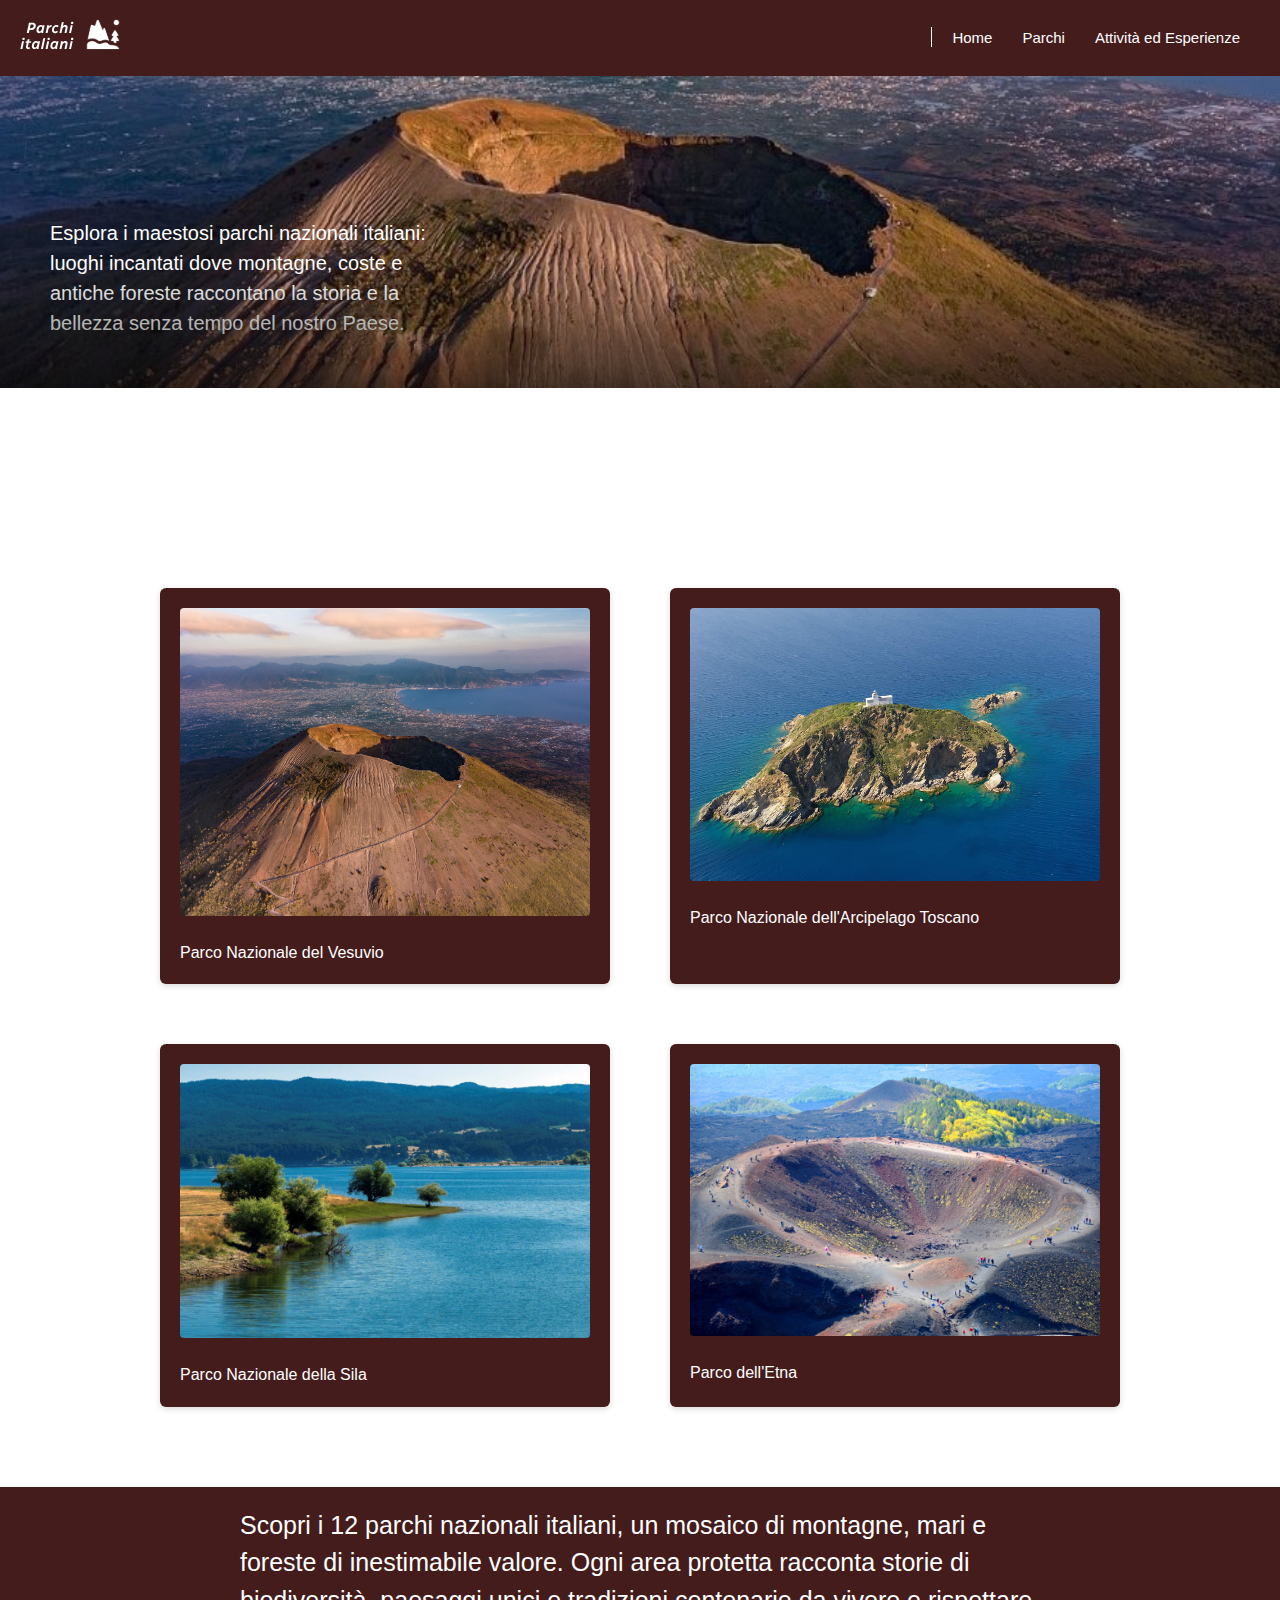
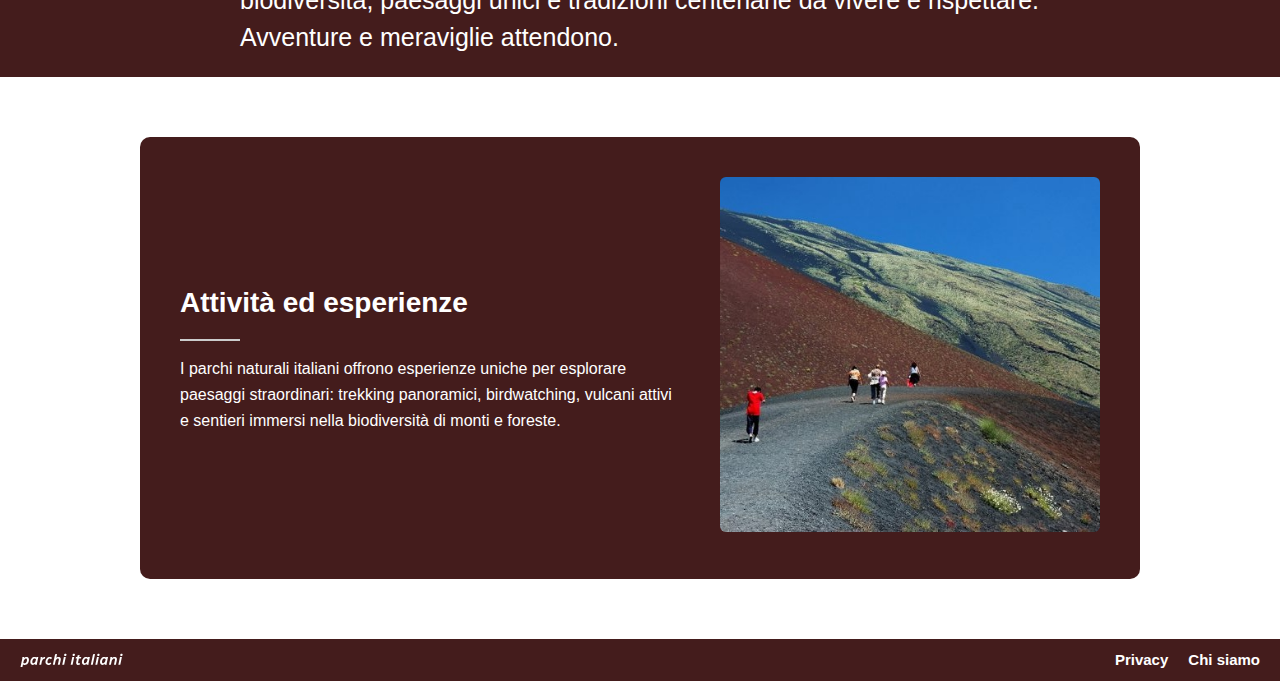
<file: index.html>
<!DOCTYPE html>
<html lang="it">
<head>
    <meta charset="UTF-8">
    <meta name="viewport" content="width=device-width, initial-scale=1.0">
    <title>Parchi italiani</title>
    <link rel="stylesheet" href="css/style.css">
</head>

<body>
    <!-- Header con navigazione -->
    <div class="header">
        <a href="index.html">
            <svg width="103" height="49" viewBox="0 0 103 49" fill="none" xmlns="http://www.w3.org/2000/svg" xmlns:xlink="http://www.w3.org/1999/xlink">
                <path d="M6.75277 23L8.95777 12.65H12.3628C13.0428 12.65 13.6428 12.78 14.1628 13.04C14.6828 13.3 15.0878 13.66 15.3778 14.12C15.6778 14.58 15.8278 15.125 15.8278 15.755C15.8278 16.565 15.6178 17.285 15.1978 17.915C14.7878 18.545 14.2128 19.045 13.4728 19.415C12.7428 19.775 11.8878 19.955 10.9078 19.955H9.49777L8.85277 23H6.75277ZM9.88777 18.155H11.0128C11.5728 18.155 12.0478 18.06 12.4378 17.87C12.8378 17.68 13.1428 17.42 13.3528 17.09C13.5628 16.76 13.6678 16.38 13.6678 15.95C13.6678 15.48 13.5128 15.115 13.2028 14.855C12.9028 14.595 12.4528 14.465 11.8528 14.465H10.6828L9.88777 18.155ZM16.5074 20.225C16.5074 19.535 16.6174 18.875 16.8374 18.245C17.0674 17.615 17.3824 17.06 17.7824 16.58C18.1824 16.09 18.6324 15.705 19.1324 15.425C19.6424 15.145 20.1724 15.005 20.7224 15.005C21.0724 15.005 21.4124 15.065 21.7424 15.185C22.0824 15.295 22.3824 15.46 22.6424 15.68L22.8674 15.17H24.6524L23.3924 21.14C23.3424 21.35 23.3074 21.55 23.2874 21.74C23.2774 21.92 23.2724 22.12 23.2724 22.34V23H21.3824L21.3974 21.875C21.0874 22.285 20.7174 22.605 20.2874 22.835C19.8574 23.055 19.4024 23.165 18.9224 23.165C18.4424 23.165 18.0224 23.045 17.6624 22.805C17.3024 22.565 17.0174 22.225 16.8074 21.785C16.6074 21.335 16.5074 20.815 16.5074 20.225ZM18.5324 19.985C18.5324 20.485 18.6224 20.85 18.8024 21.08C18.9824 21.31 19.2224 21.425 19.5224 21.425C19.8424 21.425 20.1624 21.325 20.4824 21.125C20.8024 20.915 21.0924 20.615 21.3524 20.225C21.6124 19.825 21.8024 19.345 21.9224 18.785L22.2674 17.18C22.0674 17 21.8524 16.865 21.6224 16.775C21.3924 16.675 21.1524 16.625 20.9024 16.625C20.5524 16.625 20.2324 16.725 19.9424 16.925C19.6624 17.115 19.4124 17.375 19.1924 17.705C18.9824 18.025 18.8174 18.385 18.6974 18.785C18.5874 19.175 18.5324 19.575 18.5324 19.985ZM25.6243 23L26.8843 17.045C26.9343 16.825 26.9643 16.625 26.9743 16.445C26.9943 16.265 27.0043 16.06 27.0043 15.83V15.17H28.8943L28.8793 17.075L28.6093 16.925C28.8493 16.475 29.1293 16.11 29.4493 15.83C29.7793 15.54 30.1343 15.33 30.5143 15.2C30.9043 15.06 31.2993 14.995 31.6993 15.005L31.2943 16.94C30.8443 16.96 30.4143 17.055 30.0043 17.225C29.6043 17.385 29.2593 17.65 28.9693 18.02C28.6793 18.38 28.4643 18.88 28.3243 19.52L27.5893 23H25.6243ZM31.9386 20.255C31.9386 19.565 32.0486 18.905 32.2686 18.275C32.4986 17.645 32.8136 17.085 33.2136 16.595C33.6136 16.105 34.0886 15.72 34.6386 15.44C35.1986 15.15 35.8086 15.005 36.4686 15.005C36.9186 15.005 37.3486 15.1 37.7586 15.29C38.1686 15.48 38.4886 15.72 38.7186 16.01L37.4886 17.33C37.3286 17.13 37.1336 16.98 36.9036 16.88C36.6836 16.78 36.4536 16.73 36.2136 16.73C35.8836 16.73 35.5786 16.825 35.2986 17.015C35.0286 17.205 34.7886 17.46 34.5786 17.78C34.3786 18.1 34.2236 18.455 34.1136 18.845C34.0036 19.225 33.9486 19.605 33.9486 19.985C33.9486 20.465 34.0586 20.83 34.2786 21.08C34.5086 21.32 34.8236 21.44 35.2236 21.44C35.5436 21.44 35.8586 21.37 36.1686 21.23C36.4786 21.08 36.7786 20.885 37.0686 20.645L37.9086 22.055C37.3986 22.425 36.8936 22.705 36.3936 22.895C35.8936 23.075 35.3686 23.165 34.8186 23.165C34.2486 23.165 33.7436 23.045 33.3036 22.805C32.8736 22.555 32.5386 22.21 32.2986 21.77C32.0586 21.33 31.9386 20.825 31.9386 20.255ZM39.4732 23L41.7532 12.275L43.7782 11.99L42.7432 16.85L42.5032 16.685C42.8132 16.155 43.2082 15.745 43.6882 15.455C44.1682 15.155 44.7182 15.005 45.3382 15.005C45.7682 15.005 46.1532 15.1 46.4932 15.29C46.8432 15.48 47.1132 15.755 47.3032 16.115C47.5032 16.465 47.6032 16.895 47.6032 17.405C47.6032 17.495 47.5982 17.59 47.5882 17.69C47.5882 17.78 47.5782 17.88 47.5582 17.99C47.5482 18.09 47.5282 18.195 47.4982 18.305L46.4932 23H44.5282L45.5332 18.29C45.5532 18.18 45.5682 18.08 45.5782 17.99C45.5882 17.9 45.5932 17.815 45.5932 17.735C45.5932 17.395 45.5032 17.145 45.3232 16.985C45.1532 16.815 44.9132 16.73 44.6032 16.73C44.3132 16.73 44.0032 16.835 43.6732 17.045C43.3532 17.255 43.0582 17.56 42.7882 17.96C42.5282 18.35 42.3332 18.825 42.2032 19.385L41.4382 23H39.4732ZM49.0491 23L50.7141 15.17H52.6791L51.0141 23H49.0491ZM50.9541 13.115C50.9541 12.715 51.0941 12.375 51.3741 12.095C51.6541 11.815 51.9891 11.675 52.3791 11.675C52.6991 11.675 52.9491 11.77 53.1291 11.96C53.3191 12.15 53.4141 12.39 53.4141 12.68C53.4141 13.06 53.2741 13.395 52.9941 13.685C52.7241 13.975 52.3891 14.12 51.9891 14.12C51.6691 14.12 51.4141 14.02 51.2241 13.82C51.0441 13.62 50.9541 13.385 50.9541 13.115ZM0.4011 39L2.0661 31.17H4.0311L2.3661 39H0.4011ZM2.3061 29.115C2.3061 28.715 2.4461 28.375 2.7261 28.095C3.0061 27.815 3.3411 27.675 3.7311 27.675C4.0511 27.675 4.3011 27.77 4.4811 27.96C4.6711 28.15 4.7661 28.39 4.7661 28.68C4.7661 29.06 4.6261 29.395 4.3461 29.685C4.0761 29.975 3.7411 30.12 3.3411 30.12C3.0211 30.12 2.7661 30.02 2.5761 29.82C2.3961 29.62 2.3061 29.385 2.3061 29.115ZM5.46197 32.7L5.79197 31.17H7.14197L7.51697 29.385L9.54197 29.115L9.10697 31.17H11.207L10.877 32.7H8.77697L8.02697 36.27C8.01697 36.35 8.00697 36.425 7.99697 36.495C7.98697 36.565 7.98197 36.63 7.98197 36.69C7.98197 36.93 8.04197 37.11 8.16197 37.23C8.29197 37.35 8.46697 37.41 8.68697 37.41C8.82697 37.41 8.98697 37.39 9.16697 37.35C9.34697 37.3 9.52697 37.235 9.70697 37.155L9.82697 38.85C9.59697 38.95 9.34197 39.025 9.06197 39.075C8.78197 39.135 8.52197 39.165 8.28197 39.165C7.58197 39.165 7.02197 38.98 6.60197 38.61C6.19197 38.24 5.98697 37.715 5.98697 37.035C5.98697 36.895 5.99197 36.76 6.00197 36.63C6.02197 36.49 6.04697 36.35 6.07697 36.21L6.81197 32.7H5.46197ZM11.8679 36.225C11.8679 35.535 11.9779 34.875 12.1979 34.245C12.4279 33.615 12.7429 33.06 13.1429 32.58C13.5429 32.09 13.9929 31.705 14.4929 31.425C15.0029 31.145 15.5329 31.005 16.0829 31.005C16.4329 31.005 16.7729 31.065 17.1029 31.185C17.4429 31.295 17.7429 31.46 18.0029 31.68L18.2279 31.17H20.0129L18.7529 37.14C18.7029 37.35 18.6679 37.55 18.6479 37.74C18.6379 37.92 18.6329 38.12 18.6329 38.34V39H16.7429L16.7579 37.875C16.4479 38.285 16.0779 38.605 15.6479 38.835C15.2179 39.055 14.7629 39.165 14.2829 39.165C13.8029 39.165 13.3829 39.045 13.0229 38.805C12.6629 38.565 12.3779 38.225 12.1679 37.785C11.9679 37.335 11.8679 36.815 11.8679 36.225ZM13.8929 35.985C13.8929 36.485 13.9829 36.85 14.1629 37.08C14.3429 37.31 14.5829 37.425 14.8829 37.425C15.2029 37.425 15.5229 37.325 15.8429 37.125C16.1629 36.915 16.4529 36.615 16.7129 36.225C16.9729 35.825 17.1629 35.345 17.2829 34.785L17.6279 33.18C17.4279 33 17.2129 32.865 16.9829 32.775C16.7529 32.675 16.5129 32.625 16.2629 32.625C15.9129 32.625 15.5929 32.725 15.3029 32.925C15.0229 33.115 14.7729 33.375 14.5529 33.705C14.3429 34.025 14.1779 34.385 14.0579 34.785C13.9479 35.175 13.8929 35.575 13.8929 35.985ZM20.9699 39L23.2499 28.275L25.2749 27.99L22.9349 39H20.9699ZM25.5507 39L27.2157 31.17H29.1807L27.5157 39H25.5507ZM27.4557 29.115C27.4557 28.715 27.5957 28.375 27.8757 28.095C28.1557 27.815 28.4907 27.675 28.8807 27.675C29.2007 27.675 29.4507 27.77 29.6307 27.96C29.8207 28.15 29.9157 28.39 29.9157 28.68C29.9157 29.06 29.7757 29.395 29.4957 29.685C29.2257 29.975 28.8907 30.12 28.4907 30.12C28.1707 30.12 27.9157 30.02 27.7257 29.82C27.5457 29.62 27.4557 29.385 27.4557 29.115ZM30.3566 36.225C30.3566 35.535 30.4666 34.875 30.6866 34.245C30.9166 33.615 31.2316 33.06 31.6316 32.58C32.0316 32.09 32.4816 31.705 32.9816 31.425C33.4916 31.145 34.0216 31.005 34.5716 31.005C34.9216 31.005 35.2616 31.065 35.5916 31.185C35.9316 31.295 36.2316 31.46 36.4916 31.68L36.7166 31.17H38.5016L37.2416 37.14C37.1916 37.35 37.1566 37.55 37.1366 37.74C37.1266 37.92 37.1216 38.12 37.1216 38.34V39H35.2316L35.2466 37.875C34.9366 38.285 34.5666 38.605 34.1366 38.835C33.7066 39.055 33.2516 39.165 32.7716 39.165C32.2916 39.165 31.8716 39.045 31.5116 38.805C31.1516 38.565 30.8666 38.225 30.6566 37.785C30.4566 37.335 30.3566 36.815 30.3566 36.225ZM32.3816 35.985C32.3816 36.485 32.4716 36.85 32.6516 37.08C32.8316 37.31 33.0716 37.425 33.3716 37.425C33.6916 37.425 34.0116 37.325 34.3316 37.125C34.6516 36.915 34.9416 36.615 35.2016 36.225C35.4616 35.825 35.6516 35.345 35.7716 34.785L36.1166 33.18C35.9166 33 35.7016 32.865 35.4716 32.775C35.2416 32.675 35.0016 32.625 34.7516 32.625C34.4016 32.625 34.0816 32.725 33.7916 32.925C33.5116 33.115 33.2616 33.375 33.0416 33.705C32.8316 34.025 32.6666 34.385 32.5466 34.785C32.4366 35.175 32.3816 35.575 32.3816 35.985ZM39.4735 39L40.7335 33.045C40.7835 32.825 40.8135 32.625 40.8235 32.445C40.8435 32.265 40.8535 32.06 40.8535 31.83V31.17H42.7435L42.7285 32.85L42.4735 32.685C42.7835 32.155 43.1835 31.745 43.6735 31.455C44.1635 31.155 44.7185 31.005 45.3385 31.005C45.7685 31.005 46.1535 31.1 46.4935 31.29C46.8435 31.48 47.1135 31.755 47.3035 32.115C47.5035 32.465 47.6035 32.895 47.6035 33.405C47.6035 33.545 47.5935 33.69 47.5735 33.84C47.5635 33.98 47.5385 34.135 47.4985 34.305L46.4935 39H44.5285L45.5335 34.29C45.5535 34.18 45.5685 34.08 45.5785 33.99C45.5885 33.9 45.5935 33.815 45.5935 33.735C45.5935 33.395 45.5035 33.145 45.3235 32.985C45.1535 32.815 44.9135 32.73 44.6035 32.73C44.3135 32.73 44.0035 32.835 43.6735 33.045C43.3535 33.255 43.0585 33.56 42.7885 33.96C42.5285 34.35 42.3335 34.825 42.2035 35.385L41.4385 39H39.4735ZM49.0491 39L50.7141 31.17H52.6791L51.0141 39H49.0491ZM50.9541 29.115C50.9541 28.715 51.0941 28.375 51.3741 28.095C51.6541 27.815 51.9891 27.675 52.3791 27.675C52.6991 27.675 52.9491 27.77 53.1291 27.96C53.3191 28.15 53.4141 28.39 53.4141 28.68C53.4141 29.06 53.2741 29.395 52.9941 29.685C52.7241 29.975 52.3891 30.12 51.9891 30.12C51.6691 30.12 51.4141 30.02 51.2241 29.82C51.0441 29.62 50.9541 29.385 50.9541 29.115Z" fill="white"/>
                <rect x="63" width="40" height="49" fill="url(#pattern0_0_1)"/>
                <defs>
                <pattern id="pattern0_0_1" patternContentUnits="objectBoundingBox" width="1" height="1">
                <use xlink:href="#image0_0_1" transform="matrix(0.0111111 0 0 0.00907029 0 0.0918367)"/>
                </pattern>
                <image id="image0_0_1" width="90" height="90" preserveAspectRatio="none" xlink:href="[data-uri]"/>
                </defs>
                </svg>
                </a>
        <nav>
            <div class="vertical-line"></div> <!-- Linea verticale finta -->
            <ul> 
                <li><a href="index.html">Home</a></li>
                <li><a href="parchi.html">Parchi</a></li>
                <li><a href="attività.html">Attività ed Esperienze</a></li>
            </ul>
        </nav>
    </div>

    <!-- Sezione Hero con immagine e testo -->
    <div class="hero">
        <div class="uno">
            <img src="img/vesuvio-2.jpg" alt="Vesuvio">
            <div class="due">
                <p>Esplora i maestosi parchi nazionali italiani: luoghi incantati dove montagne, coste e antiche foreste raccontano la storia e la bellezza senza tempo del nostro Paese.</p>
            </div>
        </div>
    </div>

    <!-- Card dei parchi -->
    <div class="card-container">
        <div class="card">
            <a href="parco-nazionale-del-vesuvio.html">
            <img src="img/vesuviocard.jpeg" alt="vesuvio">
            Parco Nazionale del Vesuvio</a>
        </div>
        <div class="card">
            <a href="parco-nazionale-dell-arcipelago-toscano.html">
            <img src="img/card-toscano.jpg" alt="arcipelago toscano">
            Parco Nazionale dell'Arcipelago Toscano</a>
        </div>
        <div class="card">
            <a href="parco-nazionale-della-sila.html">
            <img src="img/card-sila.jpg" alt="sila">
            Parco Nazionale della Sila</a>
        </div>
        <div class="card">
            <a href="parco-dell-etna.html">
            <img src="img/card-etna.jpg" alt="etna">
            Parco dell'Etna</a>
        </div>
    </div>

    <!-- Descrizione dei parchi -->
    <div class="section-1">
        <p>Scopri i 12 parchi nazionali italiani, un mosaico di montagne, mari e foreste di inestimabile valore. Ogni area protetta racconta storie di biodiversità, paesaggi unici e tradizioni centenarie da vivere e rispettare. Avventure e meraviglie attendono.</p>
    </div>

    <!-- Preview attività ed esperienze -->
    <section class="preview">
        <div class="contenuto">
            <a href="attività.html">
            <div class="testo">
                <h1>Attività ed esperienze</h1>
                <hr>
                <p>I parchi naturali italiani offrono esperienze uniche per esplorare paesaggi straordinari: trekking panoramici, birdwatching, vulcani attivi e sentieri immersi nella biodiversità di monti e foreste.</p>
            </div>
            <div class="immagine-preview">
                <img src="img/attività-2.jpg" alt="attività">
                </a>
            </div>
            
        </div>
    </section>

    <!-- Footer -->
    <footer>
        <svg width="140" height="20" viewBox="0 0 140 20" fill="none" xmlns="http://www.w3.org/2000/svg">
            <path d="M0.429694 19.98L2.96969 8.06C3.03636 7.76667 3.07636 7.5 3.08969 7.26C3.11636 7.02 3.12969 6.74667 3.12969 6.44V5.56H5.64969L5.62969 7.8L5.28969 7.58C5.70303 6.87333 6.22969 6.32667 6.86969 5.94C7.50969 5.54 8.20303 5.34 8.94969 5.34C9.57636 5.34 10.1297 5.50667 10.6097 5.84C11.0897 6.16 11.463 6.61333 11.7297 7.2C12.0097 7.77333 12.1497 8.46 12.1497 9.26C12.1497 10.18 11.9964 11.06 11.6897 11.9C11.3964 12.74 10.9897 13.4867 10.4697 14.14C9.94969 14.78 9.33636 15.2867 8.62969 15.66C7.93636 16.0333 7.17636 16.22 6.34969 16.22C5.85636 16.22 5.36969 16.14 4.88969 15.98C4.40969 15.8067 3.96969 15.5533 3.56969 15.22L4.06969 12.88C4.38969 13.3067 4.73636 13.62 5.10969 13.82C5.48303 14.0067 5.87636 14.1 6.28969 14.1C6.75636 14.1 7.18303 13.9733 7.56969 13.72C7.95636 13.4533 8.28969 13.1 8.56969 12.66C8.84969 12.2067 9.06303 11.72 9.20969 11.2C9.36969 10.6667 9.44969 10.1267 9.44969 9.58C9.44969 8.91333 9.32969 8.42667 9.08969 8.12C8.84969 7.8 8.52969 7.64 8.12969 7.64C7.71636 7.64 7.28969 7.78 6.84969 8.06C6.42303 8.34 6.03636 8.74667 5.68969 9.28C5.35636 9.8 5.10303 10.4333 4.92969 11.18L3.14969 19.6L0.429694 19.98ZM14.0056 12.3C14.0056 11.38 14.1523 10.5 14.4456 9.66C14.7523 8.82 15.1723 8.08 15.7056 7.44C16.239 6.78667 16.839 6.27333 17.5056 5.9C18.1856 5.52667 18.8923 5.34 19.6256 5.34C20.0923 5.34 20.5456 5.42 20.9856 5.58C21.439 5.72667 21.839 5.94667 22.1856 6.24L22.4856 5.56H24.8656L23.1856 13.52C23.119 13.8 23.0723 14.0667 23.0456 14.32C23.0323 14.56 23.0256 14.8267 23.0256 15.12V16H20.5056L20.5256 14.5C20.1123 15.0467 19.619 15.4733 19.0456 15.78C18.4723 16.0733 17.8656 16.22 17.2256 16.22C16.5856 16.22 16.0256 16.06 15.5456 15.74C15.0656 15.42 14.6856 14.9667 14.4056 14.38C14.139 13.78 14.0056 13.0867 14.0056 12.3ZM16.7056 11.98C16.7056 12.6467 16.8256 13.1333 17.0656 13.44C17.3056 13.7467 17.6256 13.9 18.0256 13.9C18.4523 13.9 18.879 13.7667 19.3056 13.5C19.7323 13.22 20.119 12.82 20.4656 12.3C20.8123 11.7667 21.0656 11.1267 21.2256 10.38L21.6856 8.24C21.419 8 21.1323 7.82 20.8256 7.7C20.519 7.56667 20.199 7.5 19.8656 7.5C19.399 7.5 18.9723 7.63333 18.5856 7.9C18.2123 8.15333 17.879 8.5 17.5856 8.94C17.3056 9.36667 17.0856 9.84667 16.9256 10.38C16.779 10.9 16.7056 11.4333 16.7056 11.98ZM26.1616 16L27.8416 8.06C27.9082 7.76667 27.9482 7.5 27.9616 7.26C27.9882 7.02 28.0016 6.74667 28.0016 6.44V5.56H30.5216L30.5016 8.1L30.1416 7.9C30.4616 7.3 30.8349 6.81333 31.2616 6.44C31.7016 6.05333 32.1749 5.77333 32.6816 5.6C33.2016 5.41333 33.7282 5.32667 34.2616 5.34L33.7216 7.92C33.1216 7.94667 32.5482 8.07333 32.0016 8.3C31.4682 8.51333 31.0082 8.86667 30.6216 9.36C30.2349 9.84 29.9482 10.5067 29.7616 11.36L28.7816 16H26.1616ZM34.5806 12.34C34.5806 11.42 34.7273 10.54 35.0206 9.7C35.3273 8.86 35.7473 8.11333 36.2806 7.46C36.814 6.80667 37.4473 6.29333 38.1806 5.92C38.9273 5.53333 39.7406 5.34 40.6206 5.34C41.2206 5.34 41.794 5.46667 42.3406 5.72C42.8873 5.97333 43.314 6.29333 43.6206 6.68L41.9806 8.44C41.7673 8.17333 41.5073 7.97333 41.2006 7.84C40.9073 7.70667 40.6006 7.64 40.2806 7.64C39.8406 7.64 39.434 7.76667 39.0606 8.02C38.7006 8.27333 38.3806 8.61333 38.1006 9.04C37.834 9.46667 37.6273 9.94 37.4806 10.46C37.334 10.9667 37.2606 11.4733 37.2606 11.98C37.2606 12.62 37.4073 13.1067 37.7006 13.44C38.0073 13.76 38.4273 13.92 38.9606 13.92C39.3873 13.92 39.8073 13.8267 40.2206 13.64C40.634 13.44 41.034 13.18 41.4206 12.86L42.5406 14.74C41.8606 15.2333 41.1873 15.6067 40.5206 15.86C39.854 16.1 39.154 16.22 38.4206 16.22C37.6606 16.22 36.9873 16.06 36.4006 15.74C35.8273 15.4067 35.3806 14.9467 35.0606 14.36C34.7406 13.7733 34.5806 13.1 34.5806 12.34ZM44.6267 16L47.6667 1.7L50.3667 1.32L48.9867 7.8L48.6667 7.58C49.0801 6.87333 49.6067 6.32667 50.2467 5.94C50.8867 5.54 51.6201 5.34 52.4467 5.34C53.0201 5.34 53.5334 5.46667 53.9867 5.72C54.4534 5.97333 54.8134 6.34 55.0667 6.82C55.3334 7.28667 55.4667 7.86 55.4667 8.54C55.4667 8.66 55.4601 8.78667 55.4467 8.92C55.4467 9.04 55.4334 9.17333 55.4067 9.32C55.3934 9.45333 55.3667 9.59333 55.3267 9.74L53.9867 16H51.3667L52.7067 9.72C52.7334 9.57333 52.7534 9.44 52.7667 9.32C52.7801 9.2 52.7867 9.08667 52.7867 8.98C52.7867 8.52667 52.6667 8.19333 52.4267 7.98C52.2001 7.75333 51.8801 7.64 51.4667 7.64C51.0801 7.64 50.6667 7.78 50.2267 8.06C49.8001 8.34 49.4067 8.74667 49.0467 9.28C48.7001 9.8 48.4401 10.4333 48.2667 11.18L47.2467 16H44.6267ZM57.3947 16L59.6147 5.56H62.2347L60.0147 16H57.3947ZM59.9347 2.82C59.9347 2.28667 60.1214 1.83333 60.4947 1.46C60.868 1.08667 61.3147 0.899999 61.8347 0.899999C62.2614 0.899999 62.5947 1.02667 62.8347 1.28C63.088 1.53333 63.2147 1.85333 63.2147 2.24C63.2147 2.74667 63.028 3.19333 62.6547 3.58C62.2947 3.96667 61.848 4.16 61.3147 4.16C60.888 4.16 60.548 4.02667 60.2947 3.76C60.0547 3.49333 59.9347 3.18 59.9347 2.82ZM68.8681 16L71.0881 5.56H73.7081L71.4881 16H68.8681ZM71.4081 2.82C71.4081 2.28667 71.5948 1.83333 71.9681 1.46C72.3415 1.08667 72.7881 0.899999 73.3081 0.899999C73.7348 0.899999 74.0681 1.02667 74.3081 1.28C74.5615 1.53333 74.6881 1.85333 74.6881 2.24C74.6881 2.74667 74.5015 3.19333 74.1281 3.58C73.7681 3.96667 73.3215 4.16 72.7881 4.16C72.3615 4.16 72.0215 4.02667 71.7681 3.76C71.5281 3.49333 71.4081 3.18 71.4081 2.82ZM75.6159 7.6L76.0559 5.56H77.8559L78.3559 3.18L81.0559 2.82L80.4759 5.56H83.2759L82.8359 7.6H80.0359L79.0359 12.36C79.0226 12.4667 79.0093 12.5667 78.9959 12.66C78.9826 12.7533 78.9759 12.84 78.9759 12.92C78.9759 13.24 79.0559 13.48 79.2159 13.64C79.3893 13.8 79.6226 13.88 79.9159 13.88C80.1026 13.88 80.3159 13.8533 80.5559 13.8C80.7959 13.7333 81.0359 13.6467 81.2759 13.54L81.4359 15.8C81.1293 15.9333 80.7893 16.0333 80.4159 16.1C80.0426 16.18 79.6959 16.22 79.3759 16.22C78.4426 16.22 77.6959 15.9733 77.1359 15.48C76.5893 14.9867 76.3159 14.2867 76.3159 13.38C76.3159 13.1933 76.3226 13.0133 76.3359 12.84C76.3626 12.6533 76.3959 12.4667 76.4359 12.28L77.4159 7.6H75.6159ZM84.1572 12.3C84.1572 11.38 84.3039 10.5 84.5972 9.66C84.9039 8.82 85.3239 8.08 85.8572 7.44C86.3905 6.78667 86.9905 6.27333 87.6572 5.9C88.3372 5.52667 89.0439 5.34 89.7772 5.34C90.2439 5.34 90.6972 5.42 91.1372 5.58C91.5905 5.72667 91.9905 5.94667 92.3372 6.24L92.6372 5.56H95.0172L93.3372 13.52C93.2705 13.8 93.2239 14.0667 93.1972 14.32C93.1839 14.56 93.1772 14.8267 93.1772 15.12V16H90.6572L90.6772 14.5C90.2639 15.0467 89.7705 15.4733 89.1972 15.78C88.6239 16.0733 88.0172 16.22 87.3772 16.22C86.7372 16.22 86.1772 16.06 85.6972 15.74C85.2172 15.42 84.8372 14.9667 84.5572 14.38C84.2905 13.78 84.1572 13.0867 84.1572 12.3ZM86.8572 11.98C86.8572 12.6467 86.9772 13.1333 87.2172 13.44C87.4572 13.7467 87.7772 13.9 88.1772 13.9C88.6039 13.9 89.0305 13.7667 89.4572 13.5C89.8839 13.22 90.2705 12.82 90.6172 12.3C90.9639 11.7667 91.2172 11.1267 91.3772 10.38L91.8372 8.24C91.5705 8 91.2839 7.82 90.9772 7.7C90.6705 7.56667 90.3505 7.5 90.0172 7.5C89.5505 7.5 89.1239 7.63333 88.7372 7.9C88.3639 8.15333 88.0305 8.5 87.7372 8.94C87.4572 9.36667 87.2372 9.84667 87.0772 10.38C86.9305 10.9 86.8572 11.4333 86.8572 11.98ZM96.2931 16L99.3331 1.7L102.033 1.32L98.9131 16H96.2931ZM102.401 16L104.621 5.56H107.241L105.021 16H102.401ZM104.941 2.82C104.941 2.28667 105.128 1.83333 105.501 1.46C105.874 1.08667 106.321 0.899999 106.841 0.899999C107.268 0.899999 107.601 1.02667 107.841 1.28C108.094 1.53333 108.221 1.85333 108.221 2.24C108.221 2.74667 108.034 3.19333 107.661 3.58C107.301 3.96667 106.854 4.16 106.321 4.16C105.894 4.16 105.554 4.02667 105.301 3.76C105.061 3.49333 104.941 3.18 104.941 2.82ZM108.809 12.3C108.809 11.38 108.955 10.5 109.249 9.66C109.555 8.82 109.975 8.08 110.509 7.44C111.042 6.78667 111.642 6.27333 112.309 5.9C112.989 5.52667 113.695 5.34 114.429 5.34C114.895 5.34 115.349 5.42 115.789 5.58C116.242 5.72667 116.642 5.94667 116.989 6.24L117.289 5.56H119.669L117.989 13.52C117.922 13.8 117.875 14.0667 117.849 14.32C117.835 14.56 117.829 14.8267 117.829 15.12V16H115.309L115.329 14.5C114.915 15.0467 114.422 15.4733 113.849 15.78C113.275 16.0733 112.669 16.22 112.029 16.22C111.389 16.22 110.829 16.06 110.349 15.74C109.869 15.42 109.489 14.9667 109.209 14.38C108.942 13.78 108.809 13.0867 108.809 12.3ZM111.509 11.98C111.509 12.6467 111.629 13.1333 111.869 13.44C112.109 13.7467 112.429 13.9 112.829 13.9C113.255 13.9 113.682 13.7667 114.109 13.5C114.535 13.22 114.922 12.82 115.269 12.3C115.615 11.7667 115.869 11.1267 116.029 10.38L116.489 8.24C116.222 8 115.935 7.82 115.629 7.7C115.322 7.56667 115.002 7.5 114.669 7.5C114.202 7.5 113.775 7.63333 113.389 7.9C113.015 8.15333 112.682 8.5 112.389 8.94C112.109 9.36667 111.889 9.84667 111.729 10.38C111.582 10.9 111.509 11.4333 111.509 11.98ZM120.965 16L122.645 8.06C122.711 7.76667 122.751 7.5 122.765 7.26C122.791 7.02 122.805 6.74667 122.805 6.44V5.56H125.325L125.305 7.8L124.965 7.58C125.378 6.87333 125.911 6.32667 126.565 5.94C127.218 5.54 127.958 5.34 128.785 5.34C129.358 5.34 129.871 5.46667 130.325 5.72C130.791 5.97333 131.151 6.34 131.405 6.82C131.671 7.28667 131.805 7.86 131.805 8.54C131.805 8.72667 131.791 8.92 131.765 9.12C131.751 9.30667 131.718 9.51333 131.665 9.74L130.325 16H127.705L129.045 9.72C129.071 9.57333 129.091 9.44 129.105 9.32C129.118 9.2 129.125 9.08667 129.125 8.98C129.125 8.52667 129.005 8.19333 128.765 7.98C128.538 7.75333 128.218 7.64 127.805 7.64C127.418 7.64 127.005 7.78 126.565 8.06C126.138 8.34 125.745 8.74667 125.385 9.28C125.038 9.8 124.778 10.4333 124.605 11.18L123.585 16H120.965ZM133.732 16L135.952 5.56H138.572L136.352 16H133.732ZM136.272 2.82C136.272 2.28667 136.459 1.83333 136.832 1.46C137.206 1.08667 137.652 0.899999 138.172 0.899999C138.599 0.899999 138.932 1.02667 139.172 1.28C139.426 1.53333 139.552 1.85333 139.552 2.24C139.552 2.74667 139.366 3.19333 138.992 3.58C138.632 3.96667 138.186 4.16 137.652 4.16C137.226 4.16 136.886 4.02667 136.632 3.76C136.392 3.49333 136.272 3.18 136.272 2.82Z" fill="white"/>
            </svg>
            
        <div class="nav-fake">
            <h1>Privacy</h1>
            <h2>Chi siamo</h2>
        </div>
    </footer>
</body>
</html>
</file>
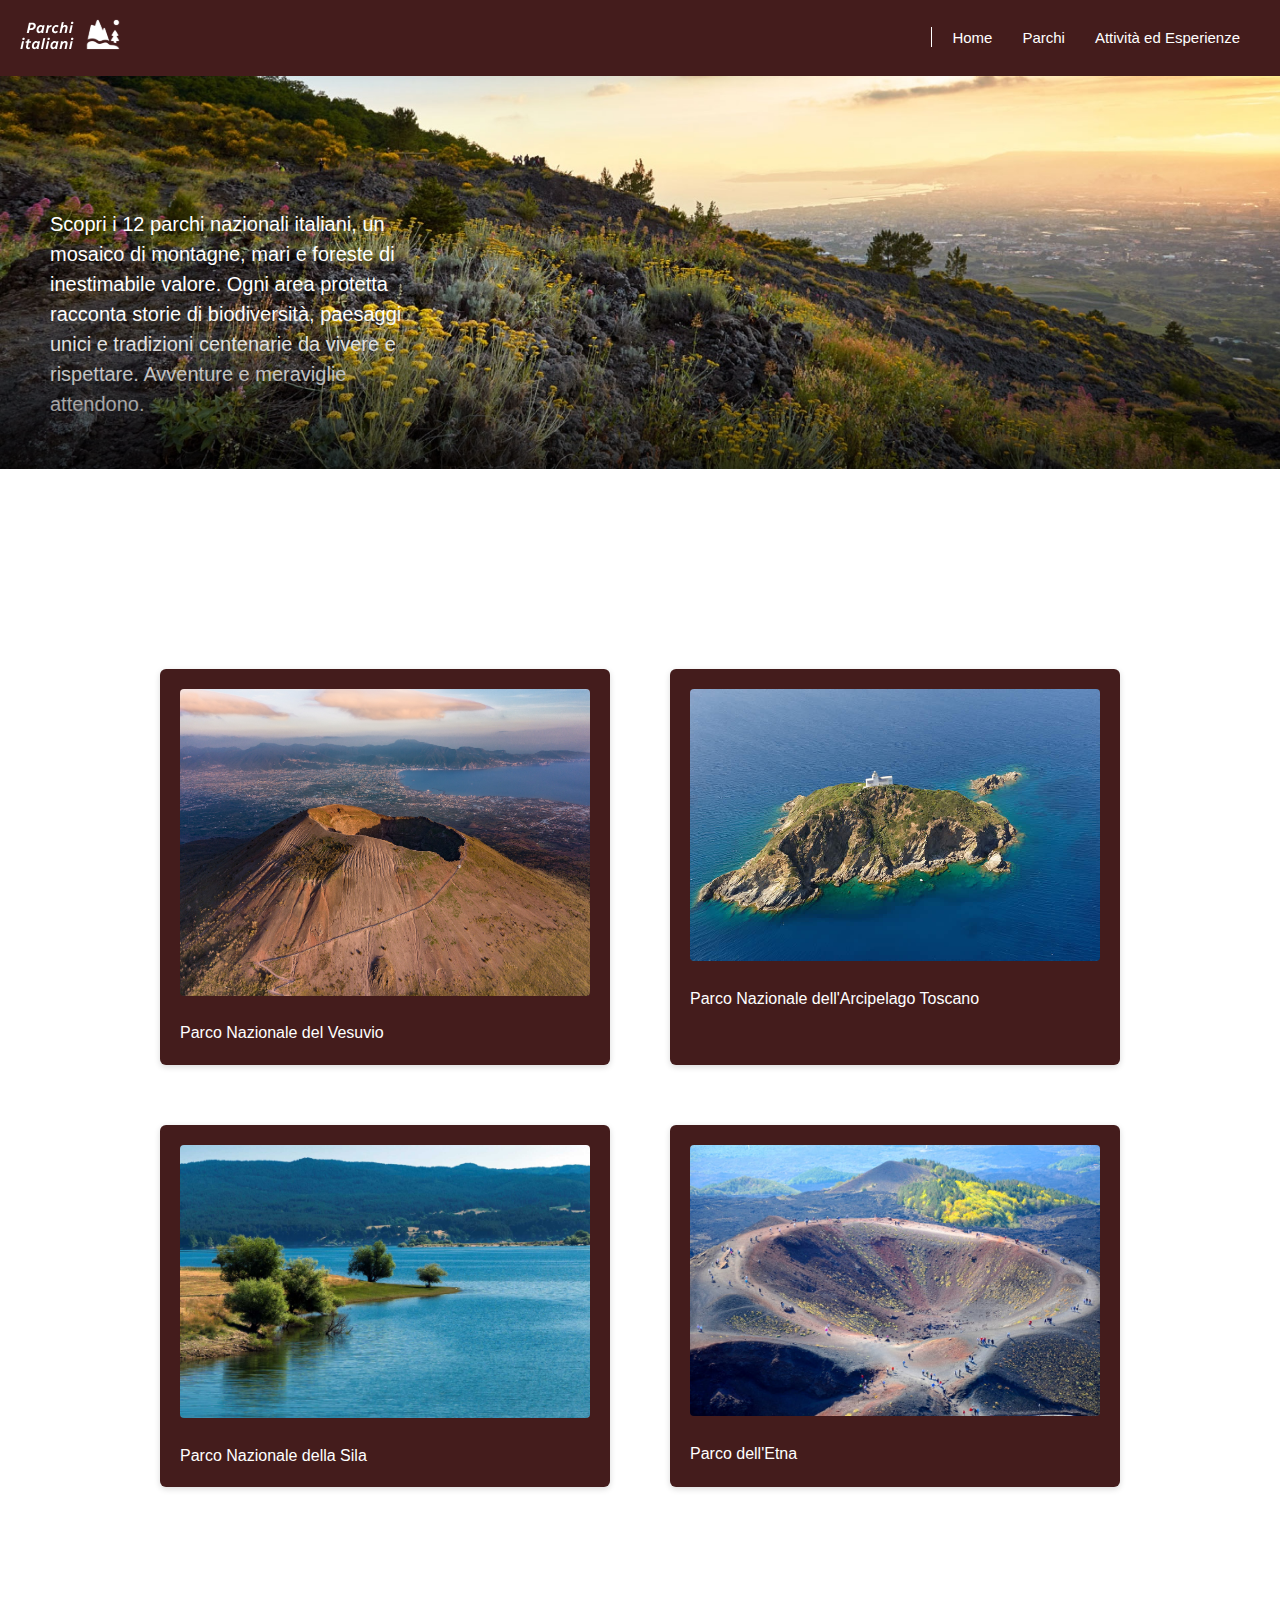
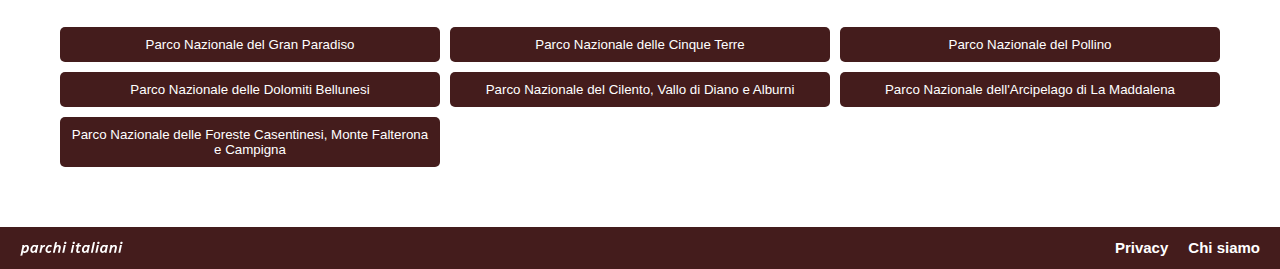
<file: parchi.html>
<!DOCTYPE html>
<html lang="it">
<head>
    <meta charset="UTF-8">
    <meta name="viewport" content="width=device-width, initial-scale=1.0">
    <title>Document</title>
    <link rel="stylesheet" href="css/style.css">
</head>
<body>
    
 <!-- Header con navigazione -->
 <div class="header">
    <a href="index.html">
    <svg width="103" height="49" viewBox="0 0 103 49" fill="none" xmlns="http://www.w3.org/2000/svg" xmlns:xlink="http://www.w3.org/1999/xlink">
        <path d="M6.75277 23L8.95777 12.65H12.3628C13.0428 12.65 13.6428 12.78 14.1628 13.04C14.6828 13.3 15.0878 13.66 15.3778 14.12C15.6778 14.58 15.8278 15.125 15.8278 15.755C15.8278 16.565 15.6178 17.285 15.1978 17.915C14.7878 18.545 14.2128 19.045 13.4728 19.415C12.7428 19.775 11.8878 19.955 10.9078 19.955H9.49777L8.85277 23H6.75277ZM9.88777 18.155H11.0128C11.5728 18.155 12.0478 18.06 12.4378 17.87C12.8378 17.68 13.1428 17.42 13.3528 17.09C13.5628 16.76 13.6678 16.38 13.6678 15.95C13.6678 15.48 13.5128 15.115 13.2028 14.855C12.9028 14.595 12.4528 14.465 11.8528 14.465H10.6828L9.88777 18.155ZM16.5074 20.225C16.5074 19.535 16.6174 18.875 16.8374 18.245C17.0674 17.615 17.3824 17.06 17.7824 16.58C18.1824 16.09 18.6324 15.705 19.1324 15.425C19.6424 15.145 20.1724 15.005 20.7224 15.005C21.0724 15.005 21.4124 15.065 21.7424 15.185C22.0824 15.295 22.3824 15.46 22.6424 15.68L22.8674 15.17H24.6524L23.3924 21.14C23.3424 21.35 23.3074 21.55 23.2874 21.74C23.2774 21.92 23.2724 22.12 23.2724 22.34V23H21.3824L21.3974 21.875C21.0874 22.285 20.7174 22.605 20.2874 22.835C19.8574 23.055 19.4024 23.165 18.9224 23.165C18.4424 23.165 18.0224 23.045 17.6624 22.805C17.3024 22.565 17.0174 22.225 16.8074 21.785C16.6074 21.335 16.5074 20.815 16.5074 20.225ZM18.5324 19.985C18.5324 20.485 18.6224 20.85 18.8024 21.08C18.9824 21.31 19.2224 21.425 19.5224 21.425C19.8424 21.425 20.1624 21.325 20.4824 21.125C20.8024 20.915 21.0924 20.615 21.3524 20.225C21.6124 19.825 21.8024 19.345 21.9224 18.785L22.2674 17.18C22.0674 17 21.8524 16.865 21.6224 16.775C21.3924 16.675 21.1524 16.625 20.9024 16.625C20.5524 16.625 20.2324 16.725 19.9424 16.925C19.6624 17.115 19.4124 17.375 19.1924 17.705C18.9824 18.025 18.8174 18.385 18.6974 18.785C18.5874 19.175 18.5324 19.575 18.5324 19.985ZM25.6243 23L26.8843 17.045C26.9343 16.825 26.9643 16.625 26.9743 16.445C26.9943 16.265 27.0043 16.06 27.0043 15.83V15.17H28.8943L28.8793 17.075L28.6093 16.925C28.8493 16.475 29.1293 16.11 29.4493 15.83C29.7793 15.54 30.1343 15.33 30.5143 15.2C30.9043 15.06 31.2993 14.995 31.6993 15.005L31.2943 16.94C30.8443 16.96 30.4143 17.055 30.0043 17.225C29.6043 17.385 29.2593 17.65 28.9693 18.02C28.6793 18.38 28.4643 18.88 28.3243 19.52L27.5893 23H25.6243ZM31.9386 20.255C31.9386 19.565 32.0486 18.905 32.2686 18.275C32.4986 17.645 32.8136 17.085 33.2136 16.595C33.6136 16.105 34.0886 15.72 34.6386 15.44C35.1986 15.15 35.8086 15.005 36.4686 15.005C36.9186 15.005 37.3486 15.1 37.7586 15.29C38.1686 15.48 38.4886 15.72 38.7186 16.01L37.4886 17.33C37.3286 17.13 37.1336 16.98 36.9036 16.88C36.6836 16.78 36.4536 16.73 36.2136 16.73C35.8836 16.73 35.5786 16.825 35.2986 17.015C35.0286 17.205 34.7886 17.46 34.5786 17.78C34.3786 18.1 34.2236 18.455 34.1136 18.845C34.0036 19.225 33.9486 19.605 33.9486 19.985C33.9486 20.465 34.0586 20.83 34.2786 21.08C34.5086 21.32 34.8236 21.44 35.2236 21.44C35.5436 21.44 35.8586 21.37 36.1686 21.23C36.4786 21.08 36.7786 20.885 37.0686 20.645L37.9086 22.055C37.3986 22.425 36.8936 22.705 36.3936 22.895C35.8936 23.075 35.3686 23.165 34.8186 23.165C34.2486 23.165 33.7436 23.045 33.3036 22.805C32.8736 22.555 32.5386 22.21 32.2986 21.77C32.0586 21.33 31.9386 20.825 31.9386 20.255ZM39.4732 23L41.7532 12.275L43.7782 11.99L42.7432 16.85L42.5032 16.685C42.8132 16.155 43.2082 15.745 43.6882 15.455C44.1682 15.155 44.7182 15.005 45.3382 15.005C45.7682 15.005 46.1532 15.1 46.4932 15.29C46.8432 15.48 47.1132 15.755 47.3032 16.115C47.5032 16.465 47.6032 16.895 47.6032 17.405C47.6032 17.495 47.5982 17.59 47.5882 17.69C47.5882 17.78 47.5782 17.88 47.5582 17.99C47.5482 18.09 47.5282 18.195 47.4982 18.305L46.4932 23H44.5282L45.5332 18.29C45.5532 18.18 45.5682 18.08 45.5782 17.99C45.5882 17.9 45.5932 17.815 45.5932 17.735C45.5932 17.395 45.5032 17.145 45.3232 16.985C45.1532 16.815 44.9132 16.73 44.6032 16.73C44.3132 16.73 44.0032 16.835 43.6732 17.045C43.3532 17.255 43.0582 17.56 42.7882 17.96C42.5282 18.35 42.3332 18.825 42.2032 19.385L41.4382 23H39.4732ZM49.0491 23L50.7141 15.17H52.6791L51.0141 23H49.0491ZM50.9541 13.115C50.9541 12.715 51.0941 12.375 51.3741 12.095C51.6541 11.815 51.9891 11.675 52.3791 11.675C52.6991 11.675 52.9491 11.77 53.1291 11.96C53.3191 12.15 53.4141 12.39 53.4141 12.68C53.4141 13.06 53.2741 13.395 52.9941 13.685C52.7241 13.975 52.3891 14.12 51.9891 14.12C51.6691 14.12 51.4141 14.02 51.2241 13.82C51.0441 13.62 50.9541 13.385 50.9541 13.115ZM0.4011 39L2.0661 31.17H4.0311L2.3661 39H0.4011ZM2.3061 29.115C2.3061 28.715 2.4461 28.375 2.7261 28.095C3.0061 27.815 3.3411 27.675 3.7311 27.675C4.0511 27.675 4.3011 27.77 4.4811 27.96C4.6711 28.15 4.7661 28.39 4.7661 28.68C4.7661 29.06 4.6261 29.395 4.3461 29.685C4.0761 29.975 3.7411 30.12 3.3411 30.12C3.0211 30.12 2.7661 30.02 2.5761 29.82C2.3961 29.62 2.3061 29.385 2.3061 29.115ZM5.46197 32.7L5.79197 31.17H7.14197L7.51697 29.385L9.54197 29.115L9.10697 31.17H11.207L10.877 32.7H8.77697L8.02697 36.27C8.01697 36.35 8.00697 36.425 7.99697 36.495C7.98697 36.565 7.98197 36.63 7.98197 36.69C7.98197 36.93 8.04197 37.11 8.16197 37.23C8.29197 37.35 8.46697 37.41 8.68697 37.41C8.82697 37.41 8.98697 37.39 9.16697 37.35C9.34697 37.3 9.52697 37.235 9.70697 37.155L9.82697 38.85C9.59697 38.95 9.34197 39.025 9.06197 39.075C8.78197 39.135 8.52197 39.165 8.28197 39.165C7.58197 39.165 7.02197 38.98 6.60197 38.61C6.19197 38.24 5.98697 37.715 5.98697 37.035C5.98697 36.895 5.99197 36.76 6.00197 36.63C6.02197 36.49 6.04697 36.35 6.07697 36.21L6.81197 32.7H5.46197ZM11.8679 36.225C11.8679 35.535 11.9779 34.875 12.1979 34.245C12.4279 33.615 12.7429 33.06 13.1429 32.58C13.5429 32.09 13.9929 31.705 14.4929 31.425C15.0029 31.145 15.5329 31.005 16.0829 31.005C16.4329 31.005 16.7729 31.065 17.1029 31.185C17.4429 31.295 17.7429 31.46 18.0029 31.68L18.2279 31.17H20.0129L18.7529 37.14C18.7029 37.35 18.6679 37.55 18.6479 37.74C18.6379 37.92 18.6329 38.12 18.6329 38.34V39H16.7429L16.7579 37.875C16.4479 38.285 16.0779 38.605 15.6479 38.835C15.2179 39.055 14.7629 39.165 14.2829 39.165C13.8029 39.165 13.3829 39.045 13.0229 38.805C12.6629 38.565 12.3779 38.225 12.1679 37.785C11.9679 37.335 11.8679 36.815 11.8679 36.225ZM13.8929 35.985C13.8929 36.485 13.9829 36.85 14.1629 37.08C14.3429 37.31 14.5829 37.425 14.8829 37.425C15.2029 37.425 15.5229 37.325 15.8429 37.125C16.1629 36.915 16.4529 36.615 16.7129 36.225C16.9729 35.825 17.1629 35.345 17.2829 34.785L17.6279 33.18C17.4279 33 17.2129 32.865 16.9829 32.775C16.7529 32.675 16.5129 32.625 16.2629 32.625C15.9129 32.625 15.5929 32.725 15.3029 32.925C15.0229 33.115 14.7729 33.375 14.5529 33.705C14.3429 34.025 14.1779 34.385 14.0579 34.785C13.9479 35.175 13.8929 35.575 13.8929 35.985ZM20.9699 39L23.2499 28.275L25.2749 27.99L22.9349 39H20.9699ZM25.5507 39L27.2157 31.17H29.1807L27.5157 39H25.5507ZM27.4557 29.115C27.4557 28.715 27.5957 28.375 27.8757 28.095C28.1557 27.815 28.4907 27.675 28.8807 27.675C29.2007 27.675 29.4507 27.77 29.6307 27.96C29.8207 28.15 29.9157 28.39 29.9157 28.68C29.9157 29.06 29.7757 29.395 29.4957 29.685C29.2257 29.975 28.8907 30.12 28.4907 30.12C28.1707 30.12 27.9157 30.02 27.7257 29.82C27.5457 29.62 27.4557 29.385 27.4557 29.115ZM30.3566 36.225C30.3566 35.535 30.4666 34.875 30.6866 34.245C30.9166 33.615 31.2316 33.06 31.6316 32.58C32.0316 32.09 32.4816 31.705 32.9816 31.425C33.4916 31.145 34.0216 31.005 34.5716 31.005C34.9216 31.005 35.2616 31.065 35.5916 31.185C35.9316 31.295 36.2316 31.46 36.4916 31.68L36.7166 31.17H38.5016L37.2416 37.14C37.1916 37.35 37.1566 37.55 37.1366 37.74C37.1266 37.92 37.1216 38.12 37.1216 38.34V39H35.2316L35.2466 37.875C34.9366 38.285 34.5666 38.605 34.1366 38.835C33.7066 39.055 33.2516 39.165 32.7716 39.165C32.2916 39.165 31.8716 39.045 31.5116 38.805C31.1516 38.565 30.8666 38.225 30.6566 37.785C30.4566 37.335 30.3566 36.815 30.3566 36.225ZM32.3816 35.985C32.3816 36.485 32.4716 36.85 32.6516 37.08C32.8316 37.31 33.0716 37.425 33.3716 37.425C33.6916 37.425 34.0116 37.325 34.3316 37.125C34.6516 36.915 34.9416 36.615 35.2016 36.225C35.4616 35.825 35.6516 35.345 35.7716 34.785L36.1166 33.18C35.9166 33 35.7016 32.865 35.4716 32.775C35.2416 32.675 35.0016 32.625 34.7516 32.625C34.4016 32.625 34.0816 32.725 33.7916 32.925C33.5116 33.115 33.2616 33.375 33.0416 33.705C32.8316 34.025 32.6666 34.385 32.5466 34.785C32.4366 35.175 32.3816 35.575 32.3816 35.985ZM39.4735 39L40.7335 33.045C40.7835 32.825 40.8135 32.625 40.8235 32.445C40.8435 32.265 40.8535 32.06 40.8535 31.83V31.17H42.7435L42.7285 32.85L42.4735 32.685C42.7835 32.155 43.1835 31.745 43.6735 31.455C44.1635 31.155 44.7185 31.005 45.3385 31.005C45.7685 31.005 46.1535 31.1 46.4935 31.29C46.8435 31.48 47.1135 31.755 47.3035 32.115C47.5035 32.465 47.6035 32.895 47.6035 33.405C47.6035 33.545 47.5935 33.69 47.5735 33.84C47.5635 33.98 47.5385 34.135 47.4985 34.305L46.4935 39H44.5285L45.5335 34.29C45.5535 34.18 45.5685 34.08 45.5785 33.99C45.5885 33.9 45.5935 33.815 45.5935 33.735C45.5935 33.395 45.5035 33.145 45.3235 32.985C45.1535 32.815 44.9135 32.73 44.6035 32.73C44.3135 32.73 44.0035 32.835 43.6735 33.045C43.3535 33.255 43.0585 33.56 42.7885 33.96C42.5285 34.35 42.3335 34.825 42.2035 35.385L41.4385 39H39.4735ZM49.0491 39L50.7141 31.17H52.6791L51.0141 39H49.0491ZM50.9541 29.115C50.9541 28.715 51.0941 28.375 51.3741 28.095C51.6541 27.815 51.9891 27.675 52.3791 27.675C52.6991 27.675 52.9491 27.77 53.1291 27.96C53.3191 28.15 53.4141 28.39 53.4141 28.68C53.4141 29.06 53.2741 29.395 52.9941 29.685C52.7241 29.975 52.3891 30.12 51.9891 30.12C51.6691 30.12 51.4141 30.02 51.2241 29.82C51.0441 29.62 50.9541 29.385 50.9541 29.115Z" fill="white"/>
        <rect x="63" width="40" height="49" fill="url(#pattern0_0_1)"/>
        <defs>
        <pattern id="pattern0_0_1" patternContentUnits="objectBoundingBox" width="1" height="1">
        <use xlink:href="#image0_0_1" transform="matrix(0.0111111 0 0 0.00907029 0 0.0918367)"/>
        </pattern>
        <image id="image0_0_1" width="90" height="90" preserveAspectRatio="none" xlink:href="[data-uri]"/>
        </defs>
        </svg>
        </a>
<nav>
    <div class="vertical-line"></div> <!-- Linea verticale finta -->
    <ul> 
        <li><a href="index.html">Home</a></li>
        <li><a href="parchi.html">Parchi</a></li>
        <li><a href="attività.html">Attività ed Esperienze</a></li>
    </ul>
</nav>
</div>

<!-- Sezione Hero con immagine e testo -->
<div class="hero">
<div class="uno">
    <img src="img/ginepro.jpg" alt="ginestra">
    <div class="due">
        <p>Scopri i 12 parchi nazionali italiani, un mosaico di montagne, mari e foreste di inestimabile valore. Ogni area protetta racconta storie di biodiversità, paesaggi unici e tradizioni centenarie da vivere e rispettare. Avventure e meraviglie attendono. </p>
    </div>
</div>
</div>

<!-- Card dei parchi -->
 <div class="card-container">
        <div class="card">
            <a href="parco-nazionale-del-vesuvio.html">
            <img src="img/vesuviocard.jpeg" alt="vesuvio">
            Parco Nazionale del Vesuvio</a>
        </div>
        <div class="card">
            <a href="parco-nazionale-dell-arcipelago-toscano.html">
            <img src="img/card-toscano.jpg" alt="arcipelago toscano">
            Parco Nazionale dell'Arcipelago Toscano</a>
        </div>
        <div class="card">
            <a href="parco-nazionale-della-sila.html">
            <img src="img/card-sila.jpg" alt="sila">
            Parco Nazionale della Sila</a>
        </div>
        <div class="card">
            <a href="parco-dell-etna.html">
            <img src="img/card-etna.jpg" alt="etna">
            Parco dell'Etna</a>
        </div>
    </div>
    
<section class="parchi-lista">
    <button>Parco Nazionale del Gran Paradiso</button>
    <button>Parco Nazionale delle Cinque Terre</button>
    <button>Parco Nazionale del Pollino</button>
    <button>Parco Nazionale delle Dolomiti Bellunesi</button>
    <button>Parco Nazionale del Cilento, Vallo di Diano e Alburni</button>
    <button>Parco Nazionale dell'Arcipelago di La Maddalena</button>
    <button>Parco Nazionale delle Foreste Casentinesi, Monte Falterona e Campigna</button>
  </section>
       
 <!-- Footer -->
 <footer>
    <svg width="140" height="20" viewBox="0 0 140 20" fill="none" xmlns="http://www.w3.org/2000/svg">
        <path d="M0.429694 19.98L2.96969 8.06C3.03636 7.76667 3.07636 7.5 3.08969 7.26C3.11636 7.02 3.12969 6.74667 3.12969 6.44V5.56H5.64969L5.62969 7.8L5.28969 7.58C5.70303 6.87333 6.22969 6.32667 6.86969 5.94C7.50969 5.54 8.20303 5.34 8.94969 5.34C9.57636 5.34 10.1297 5.50667 10.6097 5.84C11.0897 6.16 11.463 6.61333 11.7297 7.2C12.0097 7.77333 12.1497 8.46 12.1497 9.26C12.1497 10.18 11.9964 11.06 11.6897 11.9C11.3964 12.74 10.9897 13.4867 10.4697 14.14C9.94969 14.78 9.33636 15.2867 8.62969 15.66C7.93636 16.0333 7.17636 16.22 6.34969 16.22C5.85636 16.22 5.36969 16.14 4.88969 15.98C4.40969 15.8067 3.96969 15.5533 3.56969 15.22L4.06969 12.88C4.38969 13.3067 4.73636 13.62 5.10969 13.82C5.48303 14.0067 5.87636 14.1 6.28969 14.1C6.75636 14.1 7.18303 13.9733 7.56969 13.72C7.95636 13.4533 8.28969 13.1 8.56969 12.66C8.84969 12.2067 9.06303 11.72 9.20969 11.2C9.36969 10.6667 9.44969 10.1267 9.44969 9.58C9.44969 8.91333 9.32969 8.42667 9.08969 8.12C8.84969 7.8 8.52969 7.64 8.12969 7.64C7.71636 7.64 7.28969 7.78 6.84969 8.06C6.42303 8.34 6.03636 8.74667 5.68969 9.28C5.35636 9.8 5.10303 10.4333 4.92969 11.18L3.14969 19.6L0.429694 19.98ZM14.0056 12.3C14.0056 11.38 14.1523 10.5 14.4456 9.66C14.7523 8.82 15.1723 8.08 15.7056 7.44C16.239 6.78667 16.839 6.27333 17.5056 5.9C18.1856 5.52667 18.8923 5.34 19.6256 5.34C20.0923 5.34 20.5456 5.42 20.9856 5.58C21.439 5.72667 21.839 5.94667 22.1856 6.24L22.4856 5.56H24.8656L23.1856 13.52C23.119 13.8 23.0723 14.0667 23.0456 14.32C23.0323 14.56 23.0256 14.8267 23.0256 15.12V16H20.5056L20.5256 14.5C20.1123 15.0467 19.619 15.4733 19.0456 15.78C18.4723 16.0733 17.8656 16.22 17.2256 16.22C16.5856 16.22 16.0256 16.06 15.5456 15.74C15.0656 15.42 14.6856 14.9667 14.4056 14.38C14.139 13.78 14.0056 13.0867 14.0056 12.3ZM16.7056 11.98C16.7056 12.6467 16.8256 13.1333 17.0656 13.44C17.3056 13.7467 17.6256 13.9 18.0256 13.9C18.4523 13.9 18.879 13.7667 19.3056 13.5C19.7323 13.22 20.119 12.82 20.4656 12.3C20.8123 11.7667 21.0656 11.1267 21.2256 10.38L21.6856 8.24C21.419 8 21.1323 7.82 20.8256 7.7C20.519 7.56667 20.199 7.5 19.8656 7.5C19.399 7.5 18.9723 7.63333 18.5856 7.9C18.2123 8.15333 17.879 8.5 17.5856 8.94C17.3056 9.36667 17.0856 9.84667 16.9256 10.38C16.779 10.9 16.7056 11.4333 16.7056 11.98ZM26.1616 16L27.8416 8.06C27.9082 7.76667 27.9482 7.5 27.9616 7.26C27.9882 7.02 28.0016 6.74667 28.0016 6.44V5.56H30.5216L30.5016 8.1L30.1416 7.9C30.4616 7.3 30.8349 6.81333 31.2616 6.44C31.7016 6.05333 32.1749 5.77333 32.6816 5.6C33.2016 5.41333 33.7282 5.32667 34.2616 5.34L33.7216 7.92C33.1216 7.94667 32.5482 8.07333 32.0016 8.3C31.4682 8.51333 31.0082 8.86667 30.6216 9.36C30.2349 9.84 29.9482 10.5067 29.7616 11.36L28.7816 16H26.1616ZM34.5806 12.34C34.5806 11.42 34.7273 10.54 35.0206 9.7C35.3273 8.86 35.7473 8.11333 36.2806 7.46C36.814 6.80667 37.4473 6.29333 38.1806 5.92C38.9273 5.53333 39.7406 5.34 40.6206 5.34C41.2206 5.34 41.794 5.46667 42.3406 5.72C42.8873 5.97333 43.314 6.29333 43.6206 6.68L41.9806 8.44C41.7673 8.17333 41.5073 7.97333 41.2006 7.84C40.9073 7.70667 40.6006 7.64 40.2806 7.64C39.8406 7.64 39.434 7.76667 39.0606 8.02C38.7006 8.27333 38.3806 8.61333 38.1006 9.04C37.834 9.46667 37.6273 9.94 37.4806 10.46C37.334 10.9667 37.2606 11.4733 37.2606 11.98C37.2606 12.62 37.4073 13.1067 37.7006 13.44C38.0073 13.76 38.4273 13.92 38.9606 13.92C39.3873 13.92 39.8073 13.8267 40.2206 13.64C40.634 13.44 41.034 13.18 41.4206 12.86L42.5406 14.74C41.8606 15.2333 41.1873 15.6067 40.5206 15.86C39.854 16.1 39.154 16.22 38.4206 16.22C37.6606 16.22 36.9873 16.06 36.4006 15.74C35.8273 15.4067 35.3806 14.9467 35.0606 14.36C34.7406 13.7733 34.5806 13.1 34.5806 12.34ZM44.6267 16L47.6667 1.7L50.3667 1.32L48.9867 7.8L48.6667 7.58C49.0801 6.87333 49.6067 6.32667 50.2467 5.94C50.8867 5.54 51.6201 5.34 52.4467 5.34C53.0201 5.34 53.5334 5.46667 53.9867 5.72C54.4534 5.97333 54.8134 6.34 55.0667 6.82C55.3334 7.28667 55.4667 7.86 55.4667 8.54C55.4667 8.66 55.4601 8.78667 55.4467 8.92C55.4467 9.04 55.4334 9.17333 55.4067 9.32C55.3934 9.45333 55.3667 9.59333 55.3267 9.74L53.9867 16H51.3667L52.7067 9.72C52.7334 9.57333 52.7534 9.44 52.7667 9.32C52.7801 9.2 52.7867 9.08667 52.7867 8.98C52.7867 8.52667 52.6667 8.19333 52.4267 7.98C52.2001 7.75333 51.8801 7.64 51.4667 7.64C51.0801 7.64 50.6667 7.78 50.2267 8.06C49.8001 8.34 49.4067 8.74667 49.0467 9.28C48.7001 9.8 48.4401 10.4333 48.2667 11.18L47.2467 16H44.6267ZM57.3947 16L59.6147 5.56H62.2347L60.0147 16H57.3947ZM59.9347 2.82C59.9347 2.28667 60.1214 1.83333 60.4947 1.46C60.868 1.08667 61.3147 0.899999 61.8347 0.899999C62.2614 0.899999 62.5947 1.02667 62.8347 1.28C63.088 1.53333 63.2147 1.85333 63.2147 2.24C63.2147 2.74667 63.028 3.19333 62.6547 3.58C62.2947 3.96667 61.848 4.16 61.3147 4.16C60.888 4.16 60.548 4.02667 60.2947 3.76C60.0547 3.49333 59.9347 3.18 59.9347 2.82ZM68.8681 16L71.0881 5.56H73.7081L71.4881 16H68.8681ZM71.4081 2.82C71.4081 2.28667 71.5948 1.83333 71.9681 1.46C72.3415 1.08667 72.7881 0.899999 73.3081 0.899999C73.7348 0.899999 74.0681 1.02667 74.3081 1.28C74.5615 1.53333 74.6881 1.85333 74.6881 2.24C74.6881 2.74667 74.5015 3.19333 74.1281 3.58C73.7681 3.96667 73.3215 4.16 72.7881 4.16C72.3615 4.16 72.0215 4.02667 71.7681 3.76C71.5281 3.49333 71.4081 3.18 71.4081 2.82ZM75.6159 7.6L76.0559 5.56H77.8559L78.3559 3.18L81.0559 2.82L80.4759 5.56H83.2759L82.8359 7.6H80.0359L79.0359 12.36C79.0226 12.4667 79.0093 12.5667 78.9959 12.66C78.9826 12.7533 78.9759 12.84 78.9759 12.92C78.9759 13.24 79.0559 13.48 79.2159 13.64C79.3893 13.8 79.6226 13.88 79.9159 13.88C80.1026 13.88 80.3159 13.8533 80.5559 13.8C80.7959 13.7333 81.0359 13.6467 81.2759 13.54L81.4359 15.8C81.1293 15.9333 80.7893 16.0333 80.4159 16.1C80.0426 16.18 79.6959 16.22 79.3759 16.22C78.4426 16.22 77.6959 15.9733 77.1359 15.48C76.5893 14.9867 76.3159 14.2867 76.3159 13.38C76.3159 13.1933 76.3226 13.0133 76.3359 12.84C76.3626 12.6533 76.3959 12.4667 76.4359 12.28L77.4159 7.6H75.6159ZM84.1572 12.3C84.1572 11.38 84.3039 10.5 84.5972 9.66C84.9039 8.82 85.3239 8.08 85.8572 7.44C86.3905 6.78667 86.9905 6.27333 87.6572 5.9C88.3372 5.52667 89.0439 5.34 89.7772 5.34C90.2439 5.34 90.6972 5.42 91.1372 5.58C91.5905 5.72667 91.9905 5.94667 92.3372 6.24L92.6372 5.56H95.0172L93.3372 13.52C93.2705 13.8 93.2239 14.0667 93.1972 14.32C93.1839 14.56 93.1772 14.8267 93.1772 15.12V16H90.6572L90.6772 14.5C90.2639 15.0467 89.7705 15.4733 89.1972 15.78C88.6239 16.0733 88.0172 16.22 87.3772 16.22C86.7372 16.22 86.1772 16.06 85.6972 15.74C85.2172 15.42 84.8372 14.9667 84.5572 14.38C84.2905 13.78 84.1572 13.0867 84.1572 12.3ZM86.8572 11.98C86.8572 12.6467 86.9772 13.1333 87.2172 13.44C87.4572 13.7467 87.7772 13.9 88.1772 13.9C88.6039 13.9 89.0305 13.7667 89.4572 13.5C89.8839 13.22 90.2705 12.82 90.6172 12.3C90.9639 11.7667 91.2172 11.1267 91.3772 10.38L91.8372 8.24C91.5705 8 91.2839 7.82 90.9772 7.7C90.6705 7.56667 90.3505 7.5 90.0172 7.5C89.5505 7.5 89.1239 7.63333 88.7372 7.9C88.3639 8.15333 88.0305 8.5 87.7372 8.94C87.4572 9.36667 87.2372 9.84667 87.0772 10.38C86.9305 10.9 86.8572 11.4333 86.8572 11.98ZM96.2931 16L99.3331 1.7L102.033 1.32L98.9131 16H96.2931ZM102.401 16L104.621 5.56H107.241L105.021 16H102.401ZM104.941 2.82C104.941 2.28667 105.128 1.83333 105.501 1.46C105.874 1.08667 106.321 0.899999 106.841 0.899999C107.268 0.899999 107.601 1.02667 107.841 1.28C108.094 1.53333 108.221 1.85333 108.221 2.24C108.221 2.74667 108.034 3.19333 107.661 3.58C107.301 3.96667 106.854 4.16 106.321 4.16C105.894 4.16 105.554 4.02667 105.301 3.76C105.061 3.49333 104.941 3.18 104.941 2.82ZM108.809 12.3C108.809 11.38 108.955 10.5 109.249 9.66C109.555 8.82 109.975 8.08 110.509 7.44C111.042 6.78667 111.642 6.27333 112.309 5.9C112.989 5.52667 113.695 5.34 114.429 5.34C114.895 5.34 115.349 5.42 115.789 5.58C116.242 5.72667 116.642 5.94667 116.989 6.24L117.289 5.56H119.669L117.989 13.52C117.922 13.8 117.875 14.0667 117.849 14.32C117.835 14.56 117.829 14.8267 117.829 15.12V16H115.309L115.329 14.5C114.915 15.0467 114.422 15.4733 113.849 15.78C113.275 16.0733 112.669 16.22 112.029 16.22C111.389 16.22 110.829 16.06 110.349 15.74C109.869 15.42 109.489 14.9667 109.209 14.38C108.942 13.78 108.809 13.0867 108.809 12.3ZM111.509 11.98C111.509 12.6467 111.629 13.1333 111.869 13.44C112.109 13.7467 112.429 13.9 112.829 13.9C113.255 13.9 113.682 13.7667 114.109 13.5C114.535 13.22 114.922 12.82 115.269 12.3C115.615 11.7667 115.869 11.1267 116.029 10.38L116.489 8.24C116.222 8 115.935 7.82 115.629 7.7C115.322 7.56667 115.002 7.5 114.669 7.5C114.202 7.5 113.775 7.63333 113.389 7.9C113.015 8.15333 112.682 8.5 112.389 8.94C112.109 9.36667 111.889 9.84667 111.729 10.38C111.582 10.9 111.509 11.4333 111.509 11.98ZM120.965 16L122.645 8.06C122.711 7.76667 122.751 7.5 122.765 7.26C122.791 7.02 122.805 6.74667 122.805 6.44V5.56H125.325L125.305 7.8L124.965 7.58C125.378 6.87333 125.911 6.32667 126.565 5.94C127.218 5.54 127.958 5.34 128.785 5.34C129.358 5.34 129.871 5.46667 130.325 5.72C130.791 5.97333 131.151 6.34 131.405 6.82C131.671 7.28667 131.805 7.86 131.805 8.54C131.805 8.72667 131.791 8.92 131.765 9.12C131.751 9.30667 131.718 9.51333 131.665 9.74L130.325 16H127.705L129.045 9.72C129.071 9.57333 129.091 9.44 129.105 9.32C129.118 9.2 129.125 9.08667 129.125 8.98C129.125 8.52667 129.005 8.19333 128.765 7.98C128.538 7.75333 128.218 7.64 127.805 7.64C127.418 7.64 127.005 7.78 126.565 8.06C126.138 8.34 125.745 8.74667 125.385 9.28C125.038 9.8 124.778 10.4333 124.605 11.18L123.585 16H120.965ZM133.732 16L135.952 5.56H138.572L136.352 16H133.732ZM136.272 2.82C136.272 2.28667 136.459 1.83333 136.832 1.46C137.206 1.08667 137.652 0.899999 138.172 0.899999C138.599 0.899999 138.932 1.02667 139.172 1.28C139.426 1.53333 139.552 1.85333 139.552 2.24C139.552 2.74667 139.366 3.19333 138.992 3.58C138.632 3.96667 138.186 4.16 137.652 4.16C137.226 4.16 136.886 4.02667 136.632 3.76C136.392 3.49333 136.272 3.18 136.272 2.82Z" fill="white"/>
        </svg>
        
    <div class="nav-fake">
        <h1>Privacy</h1>
        <h2>Chi siamo</h2>
    </div>
</footer>
</body>
</html>
</file>
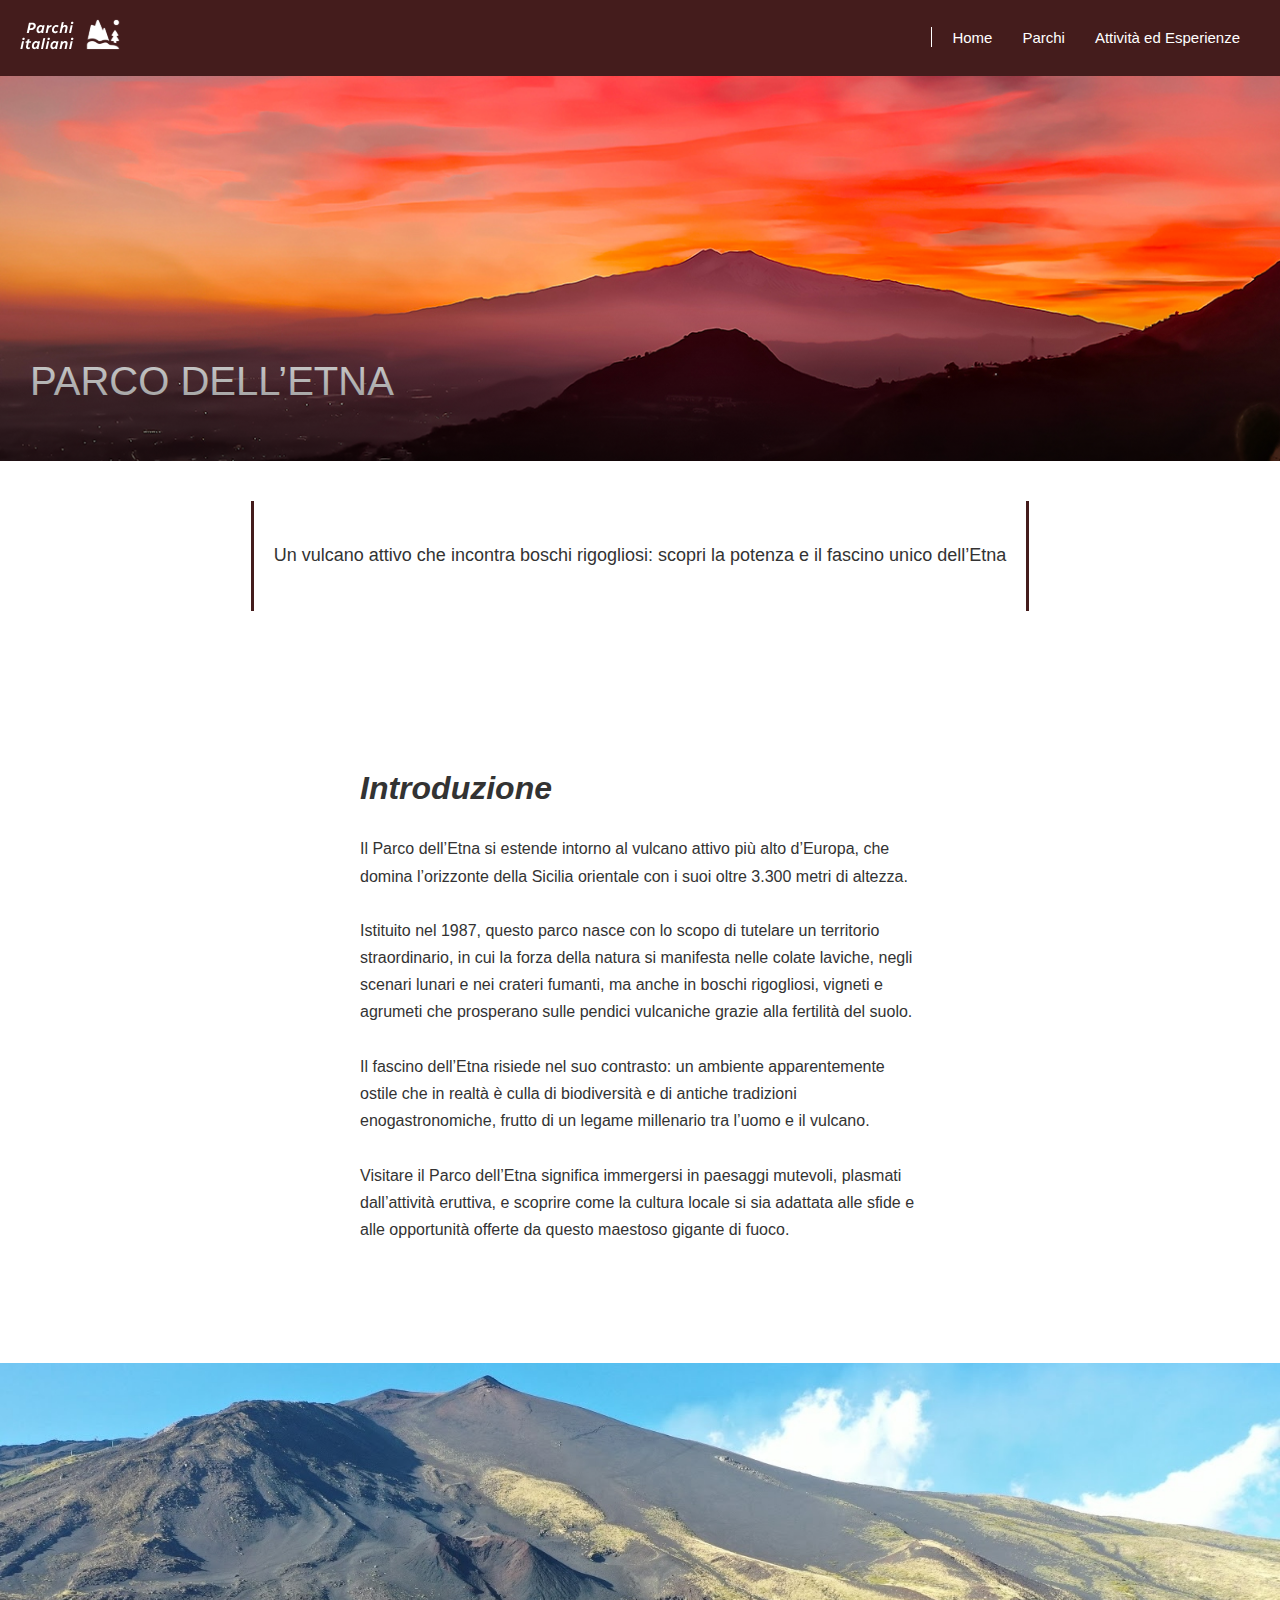
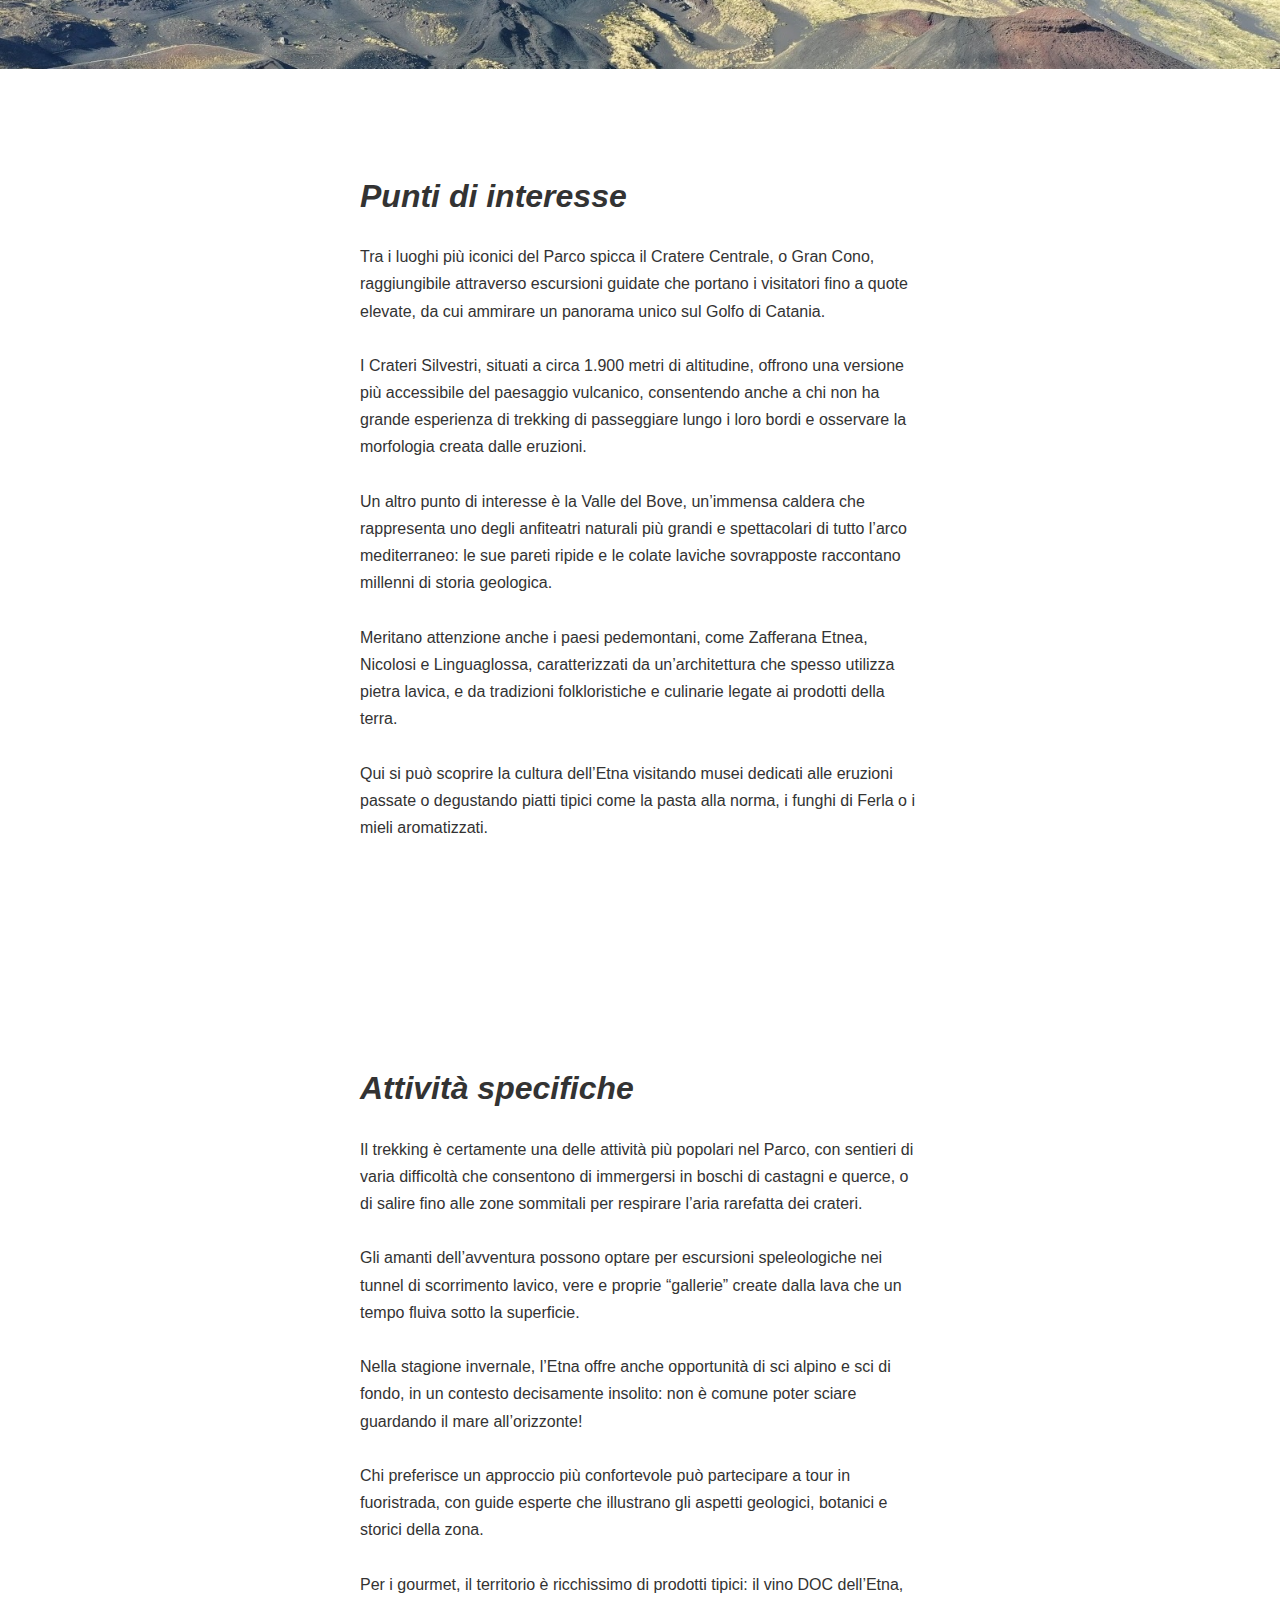
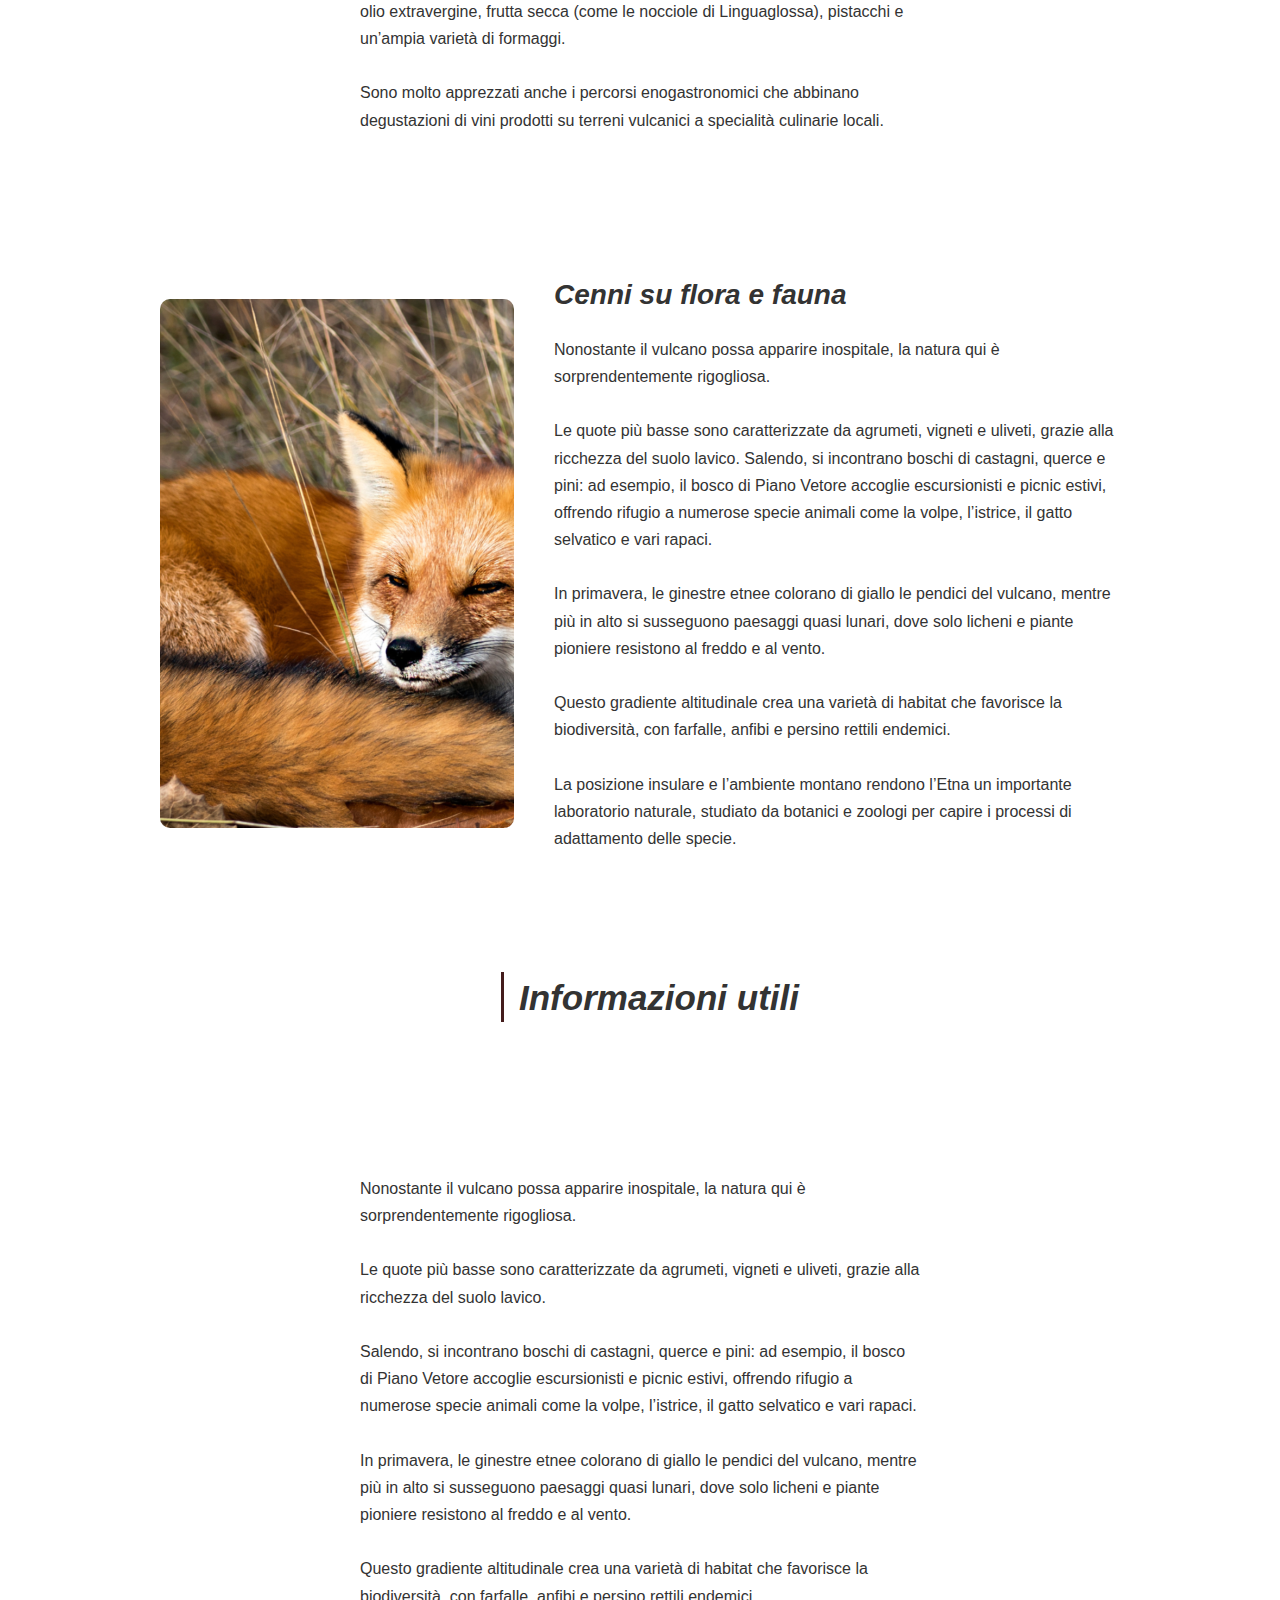
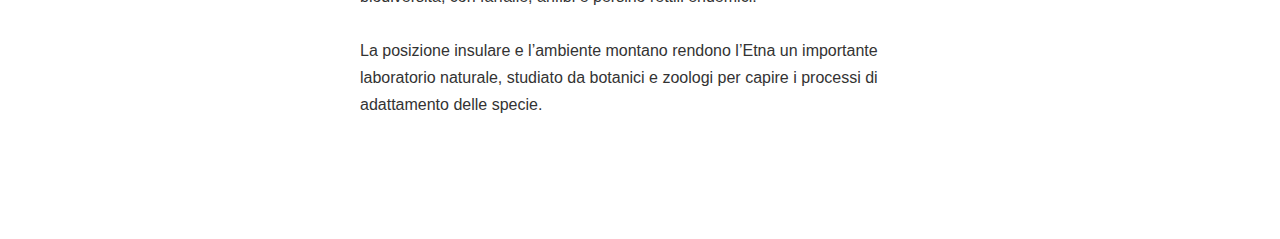
<file: parco-dell-etna.html>
<!DOCTYPE html>
<html lang="en">
<head>
    <meta charset="UTF-8">
    <meta name="viewport" content="width=device-width, initial-scale=1.0">
    <title>Document</title>
    <link rel="stylesheet" href="css/style.css">
</head>
<body>
    
<!-- Header con navigazione -->
<div class="header">
    <a href="index.html">
    <svg width="103" height="49" viewBox="0 0 103 49" fill="none" xmlns="http://www.w3.org/2000/svg" xmlns:xlink="http://www.w3.org/1999/xlink">
        <path d="M6.75277 23L8.95777 12.65H12.3628C13.0428 12.65 13.6428 12.78 14.1628 13.04C14.6828 13.3 15.0878 13.66 15.3778 14.12C15.6778 14.58 15.8278 15.125 15.8278 15.755C15.8278 16.565 15.6178 17.285 15.1978 17.915C14.7878 18.545 14.2128 19.045 13.4728 19.415C12.7428 19.775 11.8878 19.955 10.9078 19.955H9.49777L8.85277 23H6.75277ZM9.88777 18.155H11.0128C11.5728 18.155 12.0478 18.06 12.4378 17.87C12.8378 17.68 13.1428 17.42 13.3528 17.09C13.5628 16.76 13.6678 16.38 13.6678 15.95C13.6678 15.48 13.5128 15.115 13.2028 14.855C12.9028 14.595 12.4528 14.465 11.8528 14.465H10.6828L9.88777 18.155ZM16.5074 20.225C16.5074 19.535 16.6174 18.875 16.8374 18.245C17.0674 17.615 17.3824 17.06 17.7824 16.58C18.1824 16.09 18.6324 15.705 19.1324 15.425C19.6424 15.145 20.1724 15.005 20.7224 15.005C21.0724 15.005 21.4124 15.065 21.7424 15.185C22.0824 15.295 22.3824 15.46 22.6424 15.68L22.8674 15.17H24.6524L23.3924 21.14C23.3424 21.35 23.3074 21.55 23.2874 21.74C23.2774 21.92 23.2724 22.12 23.2724 22.34V23H21.3824L21.3974 21.875C21.0874 22.285 20.7174 22.605 20.2874 22.835C19.8574 23.055 19.4024 23.165 18.9224 23.165C18.4424 23.165 18.0224 23.045 17.6624 22.805C17.3024 22.565 17.0174 22.225 16.8074 21.785C16.6074 21.335 16.5074 20.815 16.5074 20.225ZM18.5324 19.985C18.5324 20.485 18.6224 20.85 18.8024 21.08C18.9824 21.31 19.2224 21.425 19.5224 21.425C19.8424 21.425 20.1624 21.325 20.4824 21.125C20.8024 20.915 21.0924 20.615 21.3524 20.225C21.6124 19.825 21.8024 19.345 21.9224 18.785L22.2674 17.18C22.0674 17 21.8524 16.865 21.6224 16.775C21.3924 16.675 21.1524 16.625 20.9024 16.625C20.5524 16.625 20.2324 16.725 19.9424 16.925C19.6624 17.115 19.4124 17.375 19.1924 17.705C18.9824 18.025 18.8174 18.385 18.6974 18.785C18.5874 19.175 18.5324 19.575 18.5324 19.985ZM25.6243 23L26.8843 17.045C26.9343 16.825 26.9643 16.625 26.9743 16.445C26.9943 16.265 27.0043 16.06 27.0043 15.83V15.17H28.8943L28.8793 17.075L28.6093 16.925C28.8493 16.475 29.1293 16.11 29.4493 15.83C29.7793 15.54 30.1343 15.33 30.5143 15.2C30.9043 15.06 31.2993 14.995 31.6993 15.005L31.2943 16.94C30.8443 16.96 30.4143 17.055 30.0043 17.225C29.6043 17.385 29.2593 17.65 28.9693 18.02C28.6793 18.38 28.4643 18.88 28.3243 19.52L27.5893 23H25.6243ZM31.9386 20.255C31.9386 19.565 32.0486 18.905 32.2686 18.275C32.4986 17.645 32.8136 17.085 33.2136 16.595C33.6136 16.105 34.0886 15.72 34.6386 15.44C35.1986 15.15 35.8086 15.005 36.4686 15.005C36.9186 15.005 37.3486 15.1 37.7586 15.29C38.1686 15.48 38.4886 15.72 38.7186 16.01L37.4886 17.33C37.3286 17.13 37.1336 16.98 36.9036 16.88C36.6836 16.78 36.4536 16.73 36.2136 16.73C35.8836 16.73 35.5786 16.825 35.2986 17.015C35.0286 17.205 34.7886 17.46 34.5786 17.78C34.3786 18.1 34.2236 18.455 34.1136 18.845C34.0036 19.225 33.9486 19.605 33.9486 19.985C33.9486 20.465 34.0586 20.83 34.2786 21.08C34.5086 21.32 34.8236 21.44 35.2236 21.44C35.5436 21.44 35.8586 21.37 36.1686 21.23C36.4786 21.08 36.7786 20.885 37.0686 20.645L37.9086 22.055C37.3986 22.425 36.8936 22.705 36.3936 22.895C35.8936 23.075 35.3686 23.165 34.8186 23.165C34.2486 23.165 33.7436 23.045 33.3036 22.805C32.8736 22.555 32.5386 22.21 32.2986 21.77C32.0586 21.33 31.9386 20.825 31.9386 20.255ZM39.4732 23L41.7532 12.275L43.7782 11.99L42.7432 16.85L42.5032 16.685C42.8132 16.155 43.2082 15.745 43.6882 15.455C44.1682 15.155 44.7182 15.005 45.3382 15.005C45.7682 15.005 46.1532 15.1 46.4932 15.29C46.8432 15.48 47.1132 15.755 47.3032 16.115C47.5032 16.465 47.6032 16.895 47.6032 17.405C47.6032 17.495 47.5982 17.59 47.5882 17.69C47.5882 17.78 47.5782 17.88 47.5582 17.99C47.5482 18.09 47.5282 18.195 47.4982 18.305L46.4932 23H44.5282L45.5332 18.29C45.5532 18.18 45.5682 18.08 45.5782 17.99C45.5882 17.9 45.5932 17.815 45.5932 17.735C45.5932 17.395 45.5032 17.145 45.3232 16.985C45.1532 16.815 44.9132 16.73 44.6032 16.73C44.3132 16.73 44.0032 16.835 43.6732 17.045C43.3532 17.255 43.0582 17.56 42.7882 17.96C42.5282 18.35 42.3332 18.825 42.2032 19.385L41.4382 23H39.4732ZM49.0491 23L50.7141 15.17H52.6791L51.0141 23H49.0491ZM50.9541 13.115C50.9541 12.715 51.0941 12.375 51.3741 12.095C51.6541 11.815 51.9891 11.675 52.3791 11.675C52.6991 11.675 52.9491 11.77 53.1291 11.96C53.3191 12.15 53.4141 12.39 53.4141 12.68C53.4141 13.06 53.2741 13.395 52.9941 13.685C52.7241 13.975 52.3891 14.12 51.9891 14.12C51.6691 14.12 51.4141 14.02 51.2241 13.82C51.0441 13.62 50.9541 13.385 50.9541 13.115ZM0.4011 39L2.0661 31.17H4.0311L2.3661 39H0.4011ZM2.3061 29.115C2.3061 28.715 2.4461 28.375 2.7261 28.095C3.0061 27.815 3.3411 27.675 3.7311 27.675C4.0511 27.675 4.3011 27.77 4.4811 27.96C4.6711 28.15 4.7661 28.39 4.7661 28.68C4.7661 29.06 4.6261 29.395 4.3461 29.685C4.0761 29.975 3.7411 30.12 3.3411 30.12C3.0211 30.12 2.7661 30.02 2.5761 29.82C2.3961 29.62 2.3061 29.385 2.3061 29.115ZM5.46197 32.7L5.79197 31.17H7.14197L7.51697 29.385L9.54197 29.115L9.10697 31.17H11.207L10.877 32.7H8.77697L8.02697 36.27C8.01697 36.35 8.00697 36.425 7.99697 36.495C7.98697 36.565 7.98197 36.63 7.98197 36.69C7.98197 36.93 8.04197 37.11 8.16197 37.23C8.29197 37.35 8.46697 37.41 8.68697 37.41C8.82697 37.41 8.98697 37.39 9.16697 37.35C9.34697 37.3 9.52697 37.235 9.70697 37.155L9.82697 38.85C9.59697 38.95 9.34197 39.025 9.06197 39.075C8.78197 39.135 8.52197 39.165 8.28197 39.165C7.58197 39.165 7.02197 38.98 6.60197 38.61C6.19197 38.24 5.98697 37.715 5.98697 37.035C5.98697 36.895 5.99197 36.76 6.00197 36.63C6.02197 36.49 6.04697 36.35 6.07697 36.21L6.81197 32.7H5.46197ZM11.8679 36.225C11.8679 35.535 11.9779 34.875 12.1979 34.245C12.4279 33.615 12.7429 33.06 13.1429 32.58C13.5429 32.09 13.9929 31.705 14.4929 31.425C15.0029 31.145 15.5329 31.005 16.0829 31.005C16.4329 31.005 16.7729 31.065 17.1029 31.185C17.4429 31.295 17.7429 31.46 18.0029 31.68L18.2279 31.17H20.0129L18.7529 37.14C18.7029 37.35 18.6679 37.55 18.6479 37.74C18.6379 37.92 18.6329 38.12 18.6329 38.34V39H16.7429L16.7579 37.875C16.4479 38.285 16.0779 38.605 15.6479 38.835C15.2179 39.055 14.7629 39.165 14.2829 39.165C13.8029 39.165 13.3829 39.045 13.0229 38.805C12.6629 38.565 12.3779 38.225 12.1679 37.785C11.9679 37.335 11.8679 36.815 11.8679 36.225ZM13.8929 35.985C13.8929 36.485 13.9829 36.85 14.1629 37.08C14.3429 37.31 14.5829 37.425 14.8829 37.425C15.2029 37.425 15.5229 37.325 15.8429 37.125C16.1629 36.915 16.4529 36.615 16.7129 36.225C16.9729 35.825 17.1629 35.345 17.2829 34.785L17.6279 33.18C17.4279 33 17.2129 32.865 16.9829 32.775C16.7529 32.675 16.5129 32.625 16.2629 32.625C15.9129 32.625 15.5929 32.725 15.3029 32.925C15.0229 33.115 14.7729 33.375 14.5529 33.705C14.3429 34.025 14.1779 34.385 14.0579 34.785C13.9479 35.175 13.8929 35.575 13.8929 35.985ZM20.9699 39L23.2499 28.275L25.2749 27.99L22.9349 39H20.9699ZM25.5507 39L27.2157 31.17H29.1807L27.5157 39H25.5507ZM27.4557 29.115C27.4557 28.715 27.5957 28.375 27.8757 28.095C28.1557 27.815 28.4907 27.675 28.8807 27.675C29.2007 27.675 29.4507 27.77 29.6307 27.96C29.8207 28.15 29.9157 28.39 29.9157 28.68C29.9157 29.06 29.7757 29.395 29.4957 29.685C29.2257 29.975 28.8907 30.12 28.4907 30.12C28.1707 30.12 27.9157 30.02 27.7257 29.82C27.5457 29.62 27.4557 29.385 27.4557 29.115ZM30.3566 36.225C30.3566 35.535 30.4666 34.875 30.6866 34.245C30.9166 33.615 31.2316 33.06 31.6316 32.58C32.0316 32.09 32.4816 31.705 32.9816 31.425C33.4916 31.145 34.0216 31.005 34.5716 31.005C34.9216 31.005 35.2616 31.065 35.5916 31.185C35.9316 31.295 36.2316 31.46 36.4916 31.68L36.7166 31.17H38.5016L37.2416 37.14C37.1916 37.35 37.1566 37.55 37.1366 37.74C37.1266 37.92 37.1216 38.12 37.1216 38.34V39H35.2316L35.2466 37.875C34.9366 38.285 34.5666 38.605 34.1366 38.835C33.7066 39.055 33.2516 39.165 32.7716 39.165C32.2916 39.165 31.8716 39.045 31.5116 38.805C31.1516 38.565 30.8666 38.225 30.6566 37.785C30.4566 37.335 30.3566 36.815 30.3566 36.225ZM32.3816 35.985C32.3816 36.485 32.4716 36.85 32.6516 37.08C32.8316 37.31 33.0716 37.425 33.3716 37.425C33.6916 37.425 34.0116 37.325 34.3316 37.125C34.6516 36.915 34.9416 36.615 35.2016 36.225C35.4616 35.825 35.6516 35.345 35.7716 34.785L36.1166 33.18C35.9166 33 35.7016 32.865 35.4716 32.775C35.2416 32.675 35.0016 32.625 34.7516 32.625C34.4016 32.625 34.0816 32.725 33.7916 32.925C33.5116 33.115 33.2616 33.375 33.0416 33.705C32.8316 34.025 32.6666 34.385 32.5466 34.785C32.4366 35.175 32.3816 35.575 32.3816 35.985ZM39.4735 39L40.7335 33.045C40.7835 32.825 40.8135 32.625 40.8235 32.445C40.8435 32.265 40.8535 32.06 40.8535 31.83V31.17H42.7435L42.7285 32.85L42.4735 32.685C42.7835 32.155 43.1835 31.745 43.6735 31.455C44.1635 31.155 44.7185 31.005 45.3385 31.005C45.7685 31.005 46.1535 31.1 46.4935 31.29C46.8435 31.48 47.1135 31.755 47.3035 32.115C47.5035 32.465 47.6035 32.895 47.6035 33.405C47.6035 33.545 47.5935 33.69 47.5735 33.84C47.5635 33.98 47.5385 34.135 47.4985 34.305L46.4935 39H44.5285L45.5335 34.29C45.5535 34.18 45.5685 34.08 45.5785 33.99C45.5885 33.9 45.5935 33.815 45.5935 33.735C45.5935 33.395 45.5035 33.145 45.3235 32.985C45.1535 32.815 44.9135 32.73 44.6035 32.73C44.3135 32.73 44.0035 32.835 43.6735 33.045C43.3535 33.255 43.0585 33.56 42.7885 33.96C42.5285 34.35 42.3335 34.825 42.2035 35.385L41.4385 39H39.4735ZM49.0491 39L50.7141 31.17H52.6791L51.0141 39H49.0491ZM50.9541 29.115C50.9541 28.715 51.0941 28.375 51.3741 28.095C51.6541 27.815 51.9891 27.675 52.3791 27.675C52.6991 27.675 52.9491 27.77 53.1291 27.96C53.3191 28.15 53.4141 28.39 53.4141 28.68C53.4141 29.06 53.2741 29.395 52.9941 29.685C52.7241 29.975 52.3891 30.12 51.9891 30.12C51.6691 30.12 51.4141 30.02 51.2241 29.82C51.0441 29.62 50.9541 29.385 50.9541 29.115Z" fill="white"/>
        <rect x="63" width="40" height="49" fill="url(#pattern0_0_1)"/>
        <defs>
        <pattern id="pattern0_0_1" patternContentUnits="objectBoundingBox" width="1" height="1">
        <use xlink:href="#image0_0_1" transform="matrix(0.0111111 0 0 0.00907029 0 0.0918367)"/>
        </pattern>
        <image id="image0_0_1" width="90" height="90" preserveAspectRatio="none" xlink:href="[data-uri]"/>
        </defs>
        </svg>
        </a>
<nav>
    <div class="vertical-line"></div> <!-- Linea verticale finta -->
    <ul> 
        <li><a href="index.html">Home</a></li>
        <li><a href="parchi.html">Parchi</a></li>
        <li><a href="attività.html">Attività ed Esperienze</a></li>
    </ul>
</nav>
</div>

<!-- Sezione Hero con immagine e testo -->
<div class="hero">
<div class="uno">
    <img src="img/etna-1.jpg" alt="etna">
    <div class="due-2">
        <p>PARCO  DELL’ETNA</p>
    </div>
</div>
<div class="lineafinta-centrata">
    <div class="vertical-line-centrata"></div> <!-- Linea sinistra -->
    <p>Un vulcano attivo che incontra boschi rigogliosi: scopri la potenza e il fascino unico dell’Etna</p>
    <div class="vertical-line-centrata"></div> <!-- Linea destra -->
</div>

<div class="paragrafo">
    <h1>Introduzione</h1>
    <p>
        Il Parco dell’Etna si estende intorno al vulcano attivo più alto d’Europa, che domina l’orizzonte della Sicilia orientale con i suoi oltre 3.300 metri di altezza. <br>

       <br> Istituito nel 1987, questo parco nasce con lo scopo di tutelare un territorio straordinario, in cui la forza della natura si manifesta nelle colate laviche, negli scenari lunari e nei crateri fumanti, ma anche in boschi rigogliosi, vigneti e agrumeti che prosperano sulle pendici vulcaniche grazie alla fertilità del suolo. <br>
        
        <br>Il fascino dell’Etna risiede nel suo contrasto: un ambiente apparentemente ostile che in realtà è culla di biodiversità e di antiche tradizioni enogastronomiche, frutto di un legame millenario tra l’uomo e il vulcano. <br>
        
        <br>Visitare il Parco dell’Etna significa immergersi in paesaggi mutevoli, plasmati dall’attività eruttiva, e scoprire come la cultura locale si sia adattata alle sfide e alle opportunità offerte da questo maestoso gigante di fuoco.
    </p>
</div>

<div class="img-orizontal">
    <img src="img/etna-2.jpeg" alt="">
</div>

<div class="paragrafo">
    <h1>Punti di interesse</h1>
    <p>
        Tra i luoghi più iconici del Parco spicca il Cratere Centrale, o Gran Cono, raggiungibile attraverso escursioni guidate che portano i visitatori fino a quote elevate, da cui ammirare un panorama unico sul Golfo di Catania. <br>

       <br> I Crateri Silvestri, situati a circa 1.900 metri di altitudine, offrono una versione più accessibile del paesaggio vulcanico, consentendo anche a chi non ha grande esperienza di trekking di passeggiare lungo i loro bordi e osservare la morfologia creata dalle eruzioni. <br>
        
       <br> Un altro punto di interesse è la Valle del Bove, un’immensa caldera che rappresenta uno degli anfiteatri naturali più grandi e spettacolari di tutto l’arco mediterraneo: le sue pareti ripide e le colate laviche sovrapposte raccontano millenni di storia geologica. <br>
        
       <br> Meritano attenzione anche i paesi pedemontani, come Zafferana Etnea, Nicolosi e Linguaglossa, caratterizzati da un’architettura che spesso utilizza pietra lavica, e da tradizioni folkloristiche e culinarie legate ai prodotti della terra. <br>
        
       <br> Qui si può scoprire la cultura dell’Etna visitando musei dedicati alle eruzioni passate o degustando piatti tipici come la pasta alla norma, i funghi di Ferla o i mieli aromatizzati.
    </p>
</div>

<div class="paragrafo">
    <h1>        Attività specifiche
    </h1>
    <p>
        Il trekking è certamente una delle attività più popolari nel Parco, con sentieri di varia difficoltà che consentono di immergersi in boschi di castagni e querce, o di salire fino alle zone sommitali per respirare l’aria rarefatta dei crateri. <br>

       <br> Gli amanti dell’avventura possono optare per escursioni speleologiche nei tunnel di scorrimento lavico, vere e proprie “gallerie” create dalla lava che un tempo fluiva sotto la superficie. <br>
        
        <br>Nella stagione invernale, l’Etna offre anche opportunità di sci alpino e sci di fondo, in un contesto decisamente insolito: non è comune poter sciare guardando il mare all’orizzonte! <br>
        
        <br>Chi preferisce un approccio più confortevole può partecipare a tour in fuoristrada, con guide esperte che illustrano gli aspetti geologici, botanici e storici della zona. <br>
        
        <br>Per i gourmet, il territorio è ricchissimo di prodotti tipici: il vino DOC dell’Etna, olio extravergine, frutta secca (come le nocciole di Linguaglossa), pistacchi e un’ampia varietà di formaggi. <br>
        
        <br>Sono molto apprezzati anche i percorsi enogastronomici che abbinano degustazioni di vini prodotti su terreni vulcanici a specialità culinarie locali.
    </p>
</div>

  <div class="paragrafo-3">
    <img src="img/etna-volpe.png" alt="volpe">
    <div class="testo">
        <h1>Cenni su flora e fauna</h1>
       <p>
        Nonostante il vulcano possa apparire inospitale, la natura qui è sorprendentemente rigogliosa. <br>

       <br> Le quote più basse sono caratterizzate da agrumeti, vigneti e uliveti, grazie alla ricchezza del suolo lavico. Salendo, si incontrano boschi di castagni, querce e pini: ad esempio, il bosco di Piano Vetore accoglie escursionisti e picnic estivi, offrendo rifugio a numerose specie animali come la volpe, l’istrice, il gatto selvatico e vari rapaci. <br>
        
        <br>In primavera, le ginestre etnee colorano di giallo le pendici del vulcano, mentre più in alto si susseguono paesaggi quasi lunari, dove solo licheni e piante pioniere resistono al freddo e al vento. <br>
        
       <br> Questo gradiente altitudinale crea una varietà di habitat che favorisce la biodiversità, con farfalle, anfibi e persino rettili endemici. <br>
        
        <br>La posizione insulare e l’ambiente montano rendono l’Etna un importante laboratorio naturale, studiato da botanici e zoologi per capire i processi di adattamento delle specie. 
       </p>
    </div>
   </div>

   <div class="lineafinta-2">
     <div class="vertical-line-3"></div> <!-- Linea verticale finta -->
     <p>Informazioni utili</p>
    </div>
    
    <div class="paragrafo">
        <p>
            Nonostante il vulcano possa apparire inospitale, la natura qui è sorprendentemente rigogliosa. <br>

            <br>Le quote più basse sono caratterizzate da agrumeti, vigneti e uliveti, grazie alla ricchezza del suolo lavico. <br>
            
            <br>Salendo, si incontrano boschi di castagni, querce e pini: ad esempio, il bosco di Piano Vetore accoglie escursionisti e picnic estivi, offrendo rifugio a numerose specie animali come la volpe, l’istrice, il gatto selvatico e vari rapaci. <br>
            
            <br>In primavera, le ginestre etnee colorano di giallo le pendici del vulcano, mentre più in alto si susseguono paesaggi quasi lunari, dove solo licheni e piante pioniere resistono al freddo e al vento. <br>
            
           <br> Questo gradiente altitudinale crea una varietà di habitat che favorisce la biodiversità, con farfalle, anfibi e persino rettili endemici. <br>
            
           <br> La posizione insulare e l’ambiente montano rendono l’Etna un importante laboratorio naturale, studiato da botanici e zoologi per capire i processi di adattamento delle specie.
        </p>
    </div>



</body>
</html>
</file>
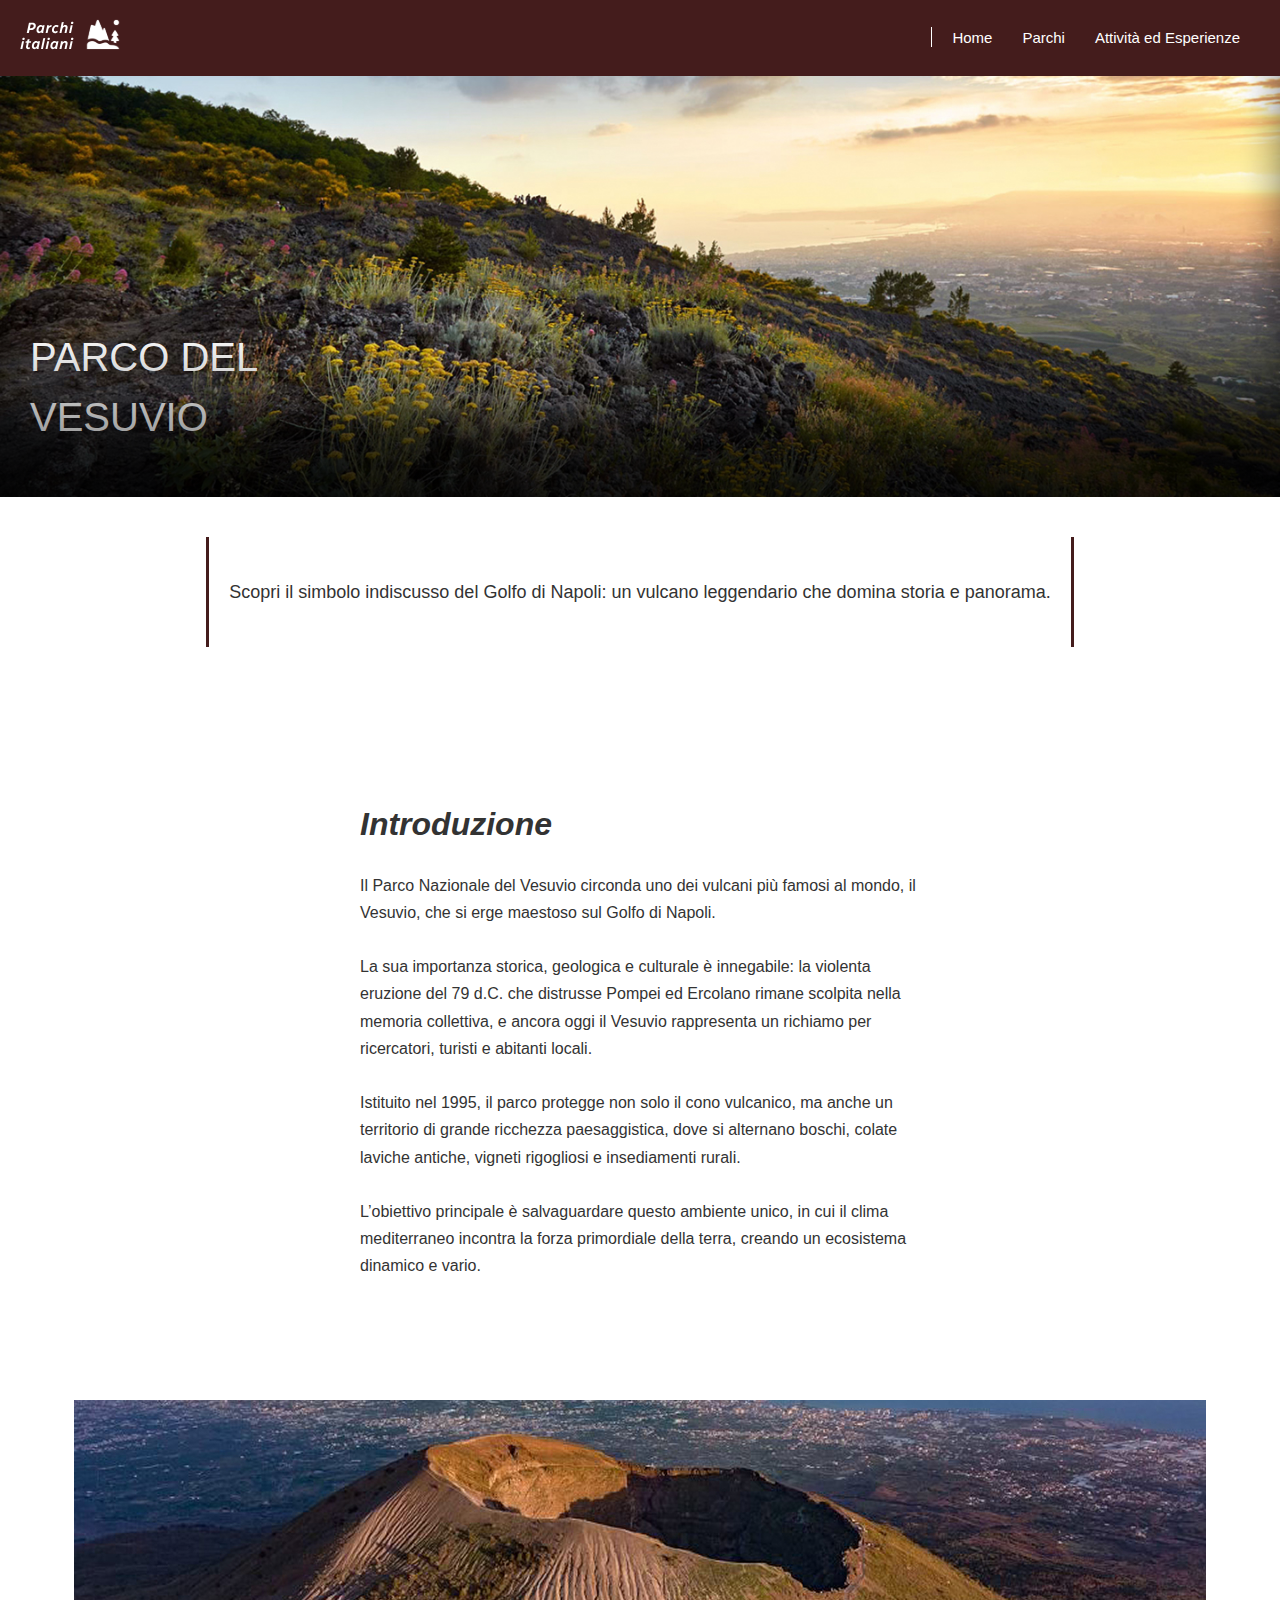
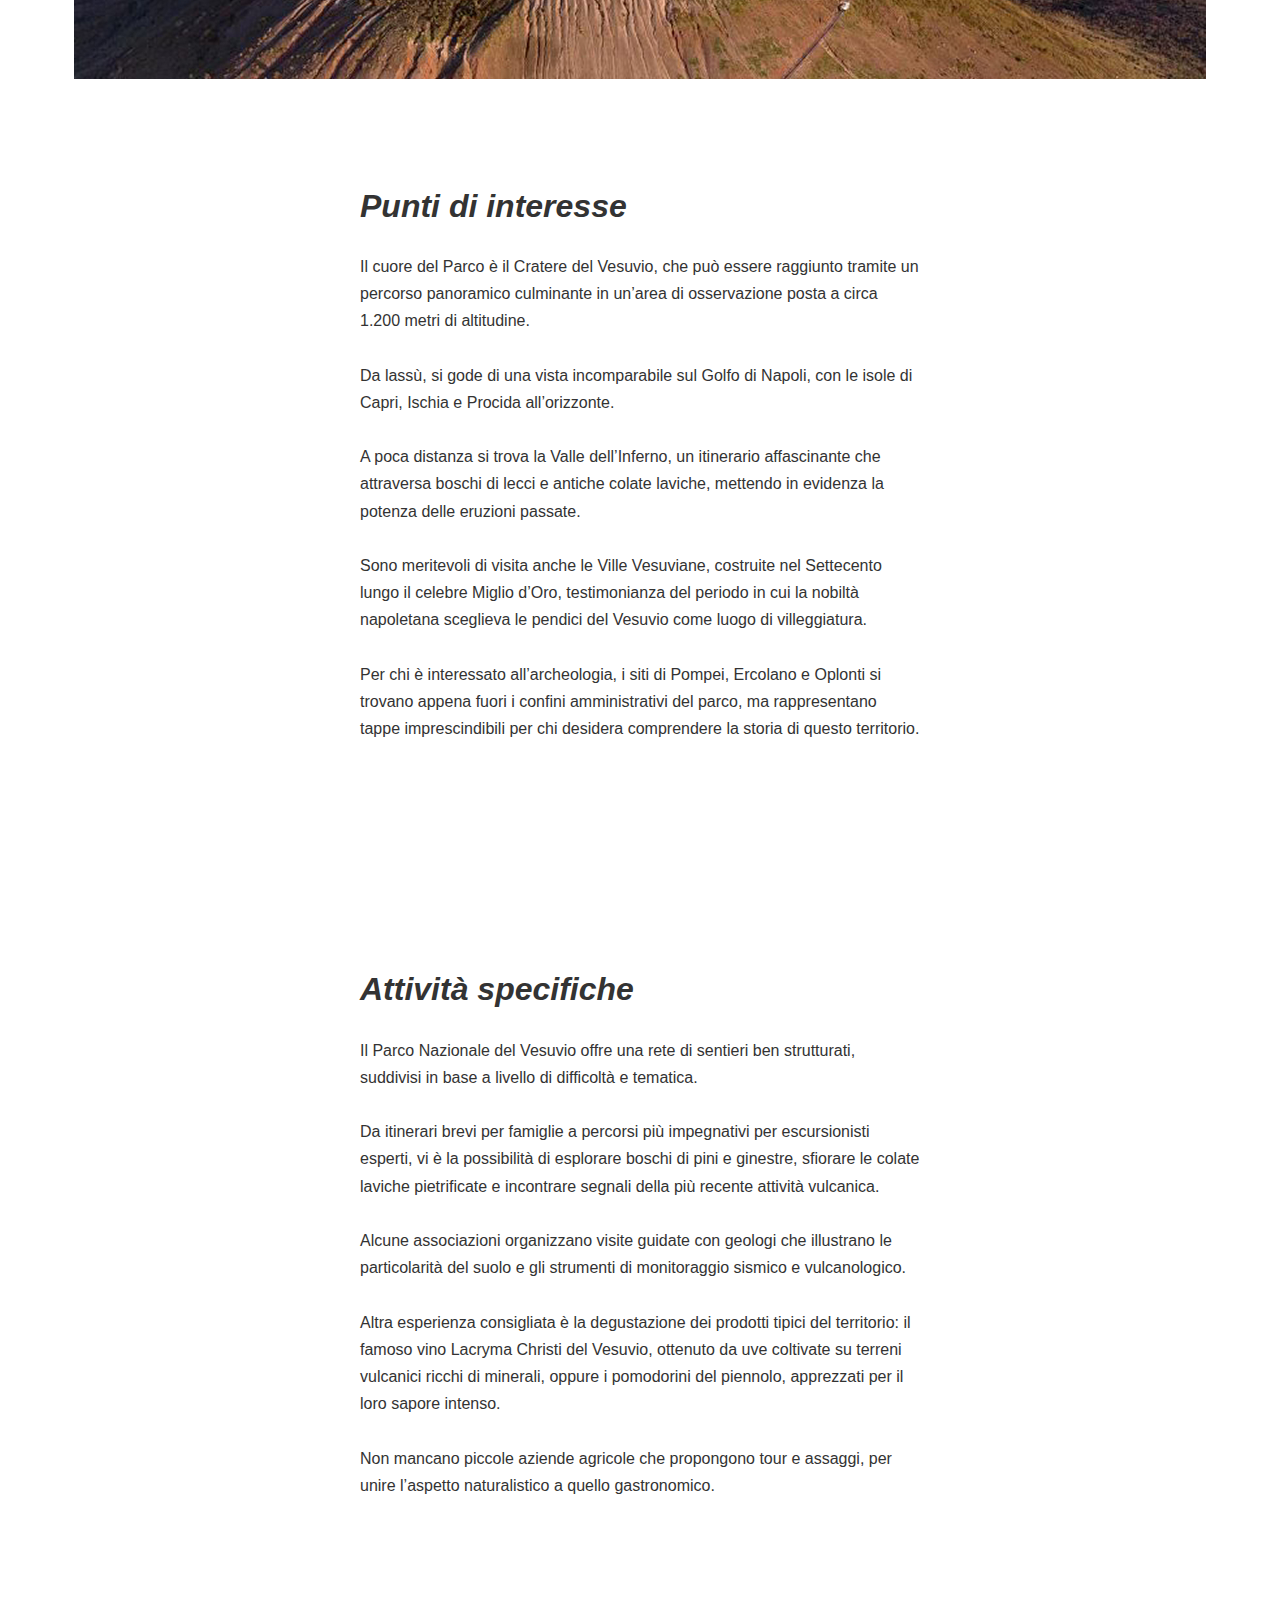
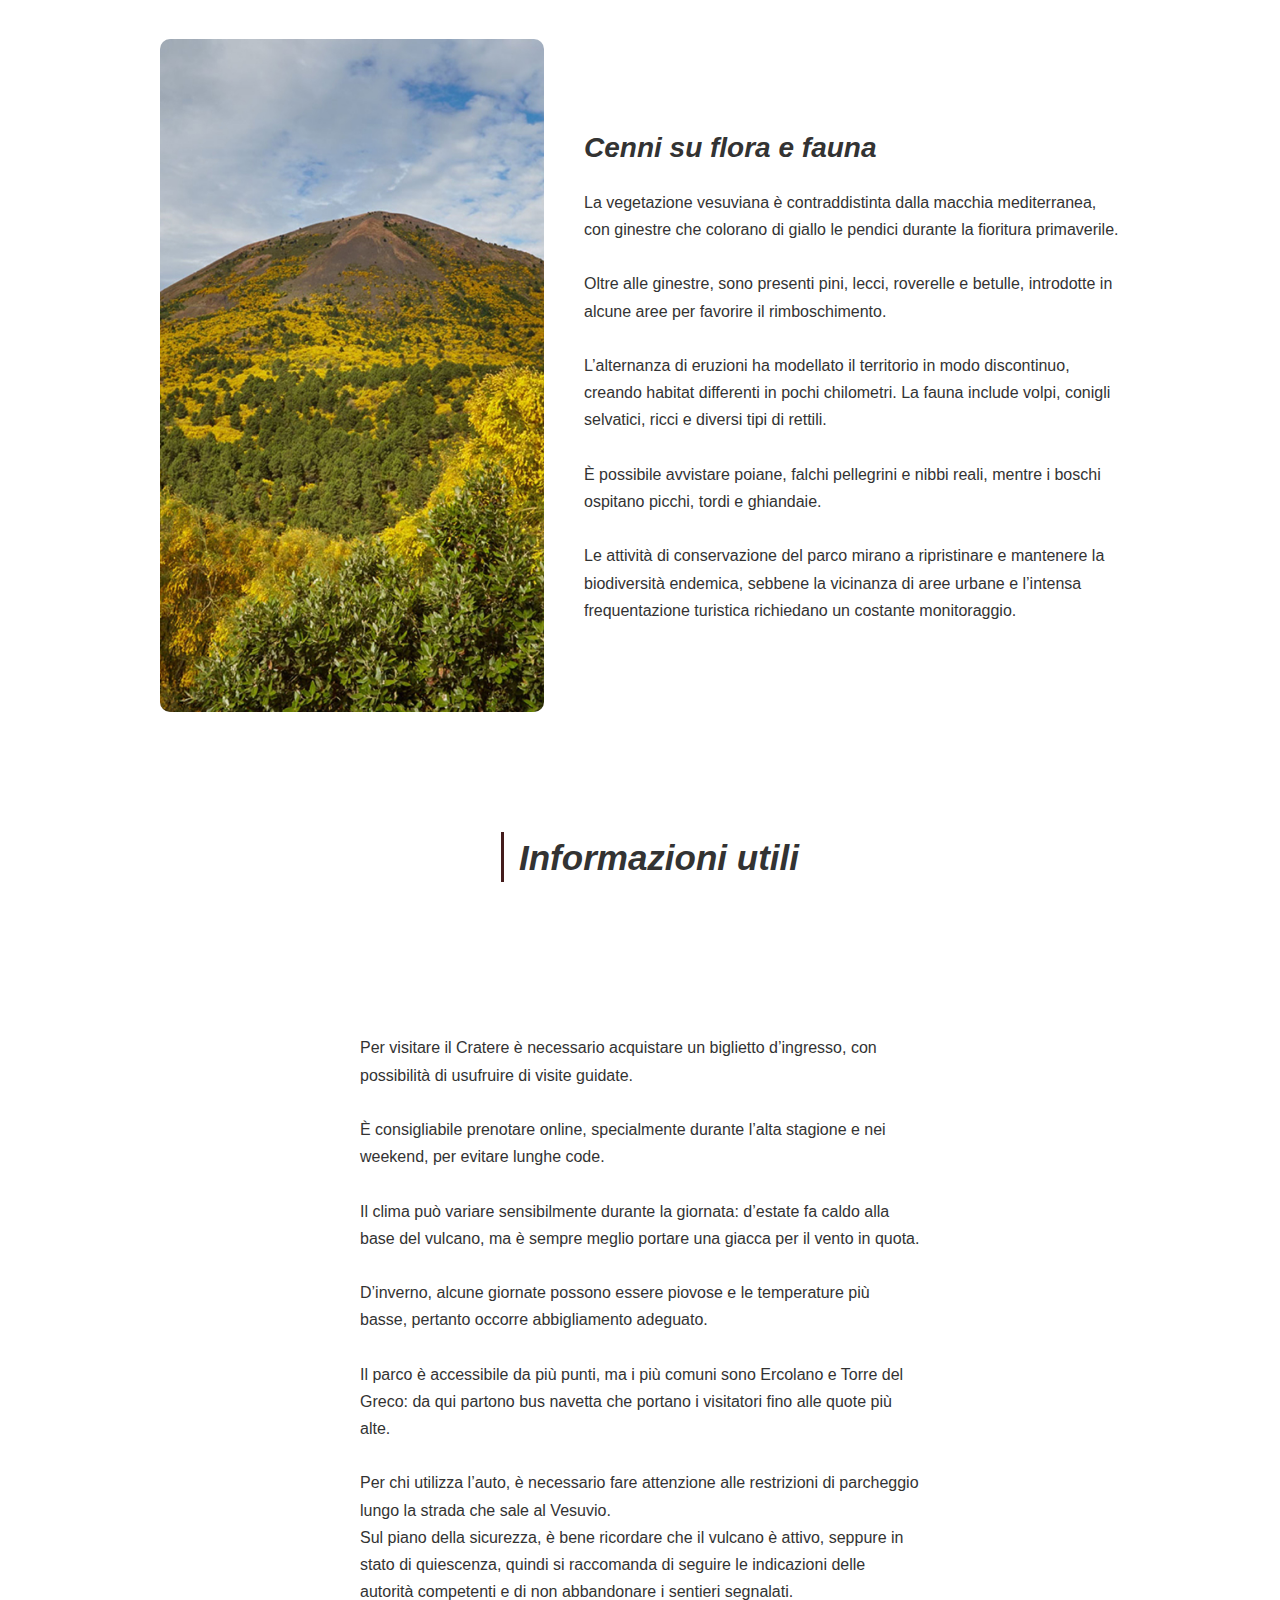
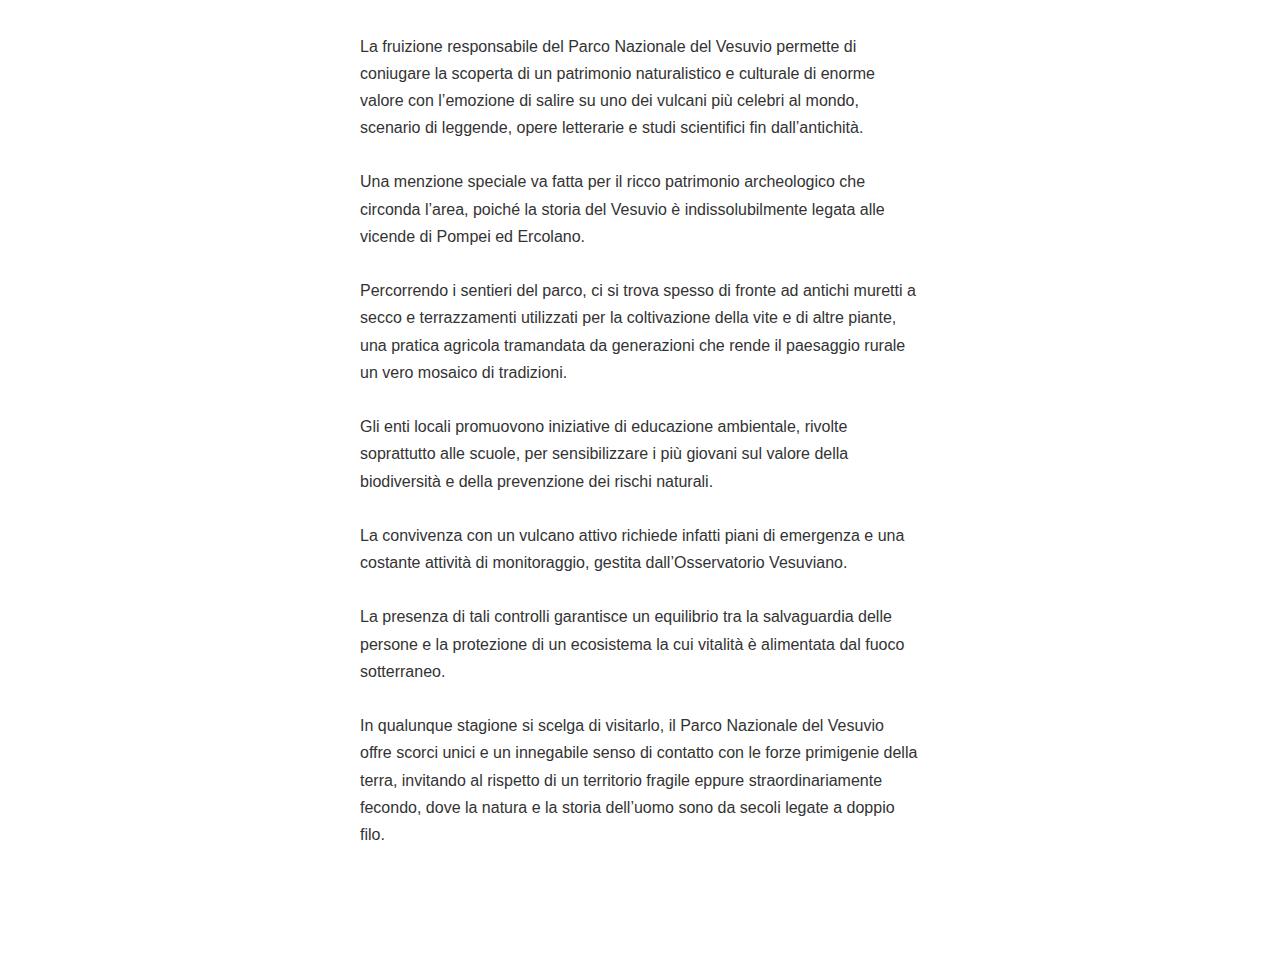
<file: parco-nazionale-del-vesuvio.html>
<!DOCTYPE html>
<html lang="en">
<head>
    <meta charset="UTF-8">
    <meta name="viewport" content="width=device-width, initial-scale=1.0">
    <title>Document</title>
    <link rel="stylesheet" href="css/style.css">
</head>
<body>
    
<!-- Header con navigazione -->
<div class="header">
    <a href="index.html">
    <svg width="103" height="49" viewBox="0 0 103 49" fill="none" xmlns="http://www.w3.org/2000/svg" xmlns:xlink="http://www.w3.org/1999/xlink">
        <path d="M6.75277 23L8.95777 12.65H12.3628C13.0428 12.65 13.6428 12.78 14.1628 13.04C14.6828 13.3 15.0878 13.66 15.3778 14.12C15.6778 14.58 15.8278 15.125 15.8278 15.755C15.8278 16.565 15.6178 17.285 15.1978 17.915C14.7878 18.545 14.2128 19.045 13.4728 19.415C12.7428 19.775 11.8878 19.955 10.9078 19.955H9.49777L8.85277 23H6.75277ZM9.88777 18.155H11.0128C11.5728 18.155 12.0478 18.06 12.4378 17.87C12.8378 17.68 13.1428 17.42 13.3528 17.09C13.5628 16.76 13.6678 16.38 13.6678 15.95C13.6678 15.48 13.5128 15.115 13.2028 14.855C12.9028 14.595 12.4528 14.465 11.8528 14.465H10.6828L9.88777 18.155ZM16.5074 20.225C16.5074 19.535 16.6174 18.875 16.8374 18.245C17.0674 17.615 17.3824 17.06 17.7824 16.58C18.1824 16.09 18.6324 15.705 19.1324 15.425C19.6424 15.145 20.1724 15.005 20.7224 15.005C21.0724 15.005 21.4124 15.065 21.7424 15.185C22.0824 15.295 22.3824 15.46 22.6424 15.68L22.8674 15.17H24.6524L23.3924 21.14C23.3424 21.35 23.3074 21.55 23.2874 21.74C23.2774 21.92 23.2724 22.12 23.2724 22.34V23H21.3824L21.3974 21.875C21.0874 22.285 20.7174 22.605 20.2874 22.835C19.8574 23.055 19.4024 23.165 18.9224 23.165C18.4424 23.165 18.0224 23.045 17.6624 22.805C17.3024 22.565 17.0174 22.225 16.8074 21.785C16.6074 21.335 16.5074 20.815 16.5074 20.225ZM18.5324 19.985C18.5324 20.485 18.6224 20.85 18.8024 21.08C18.9824 21.31 19.2224 21.425 19.5224 21.425C19.8424 21.425 20.1624 21.325 20.4824 21.125C20.8024 20.915 21.0924 20.615 21.3524 20.225C21.6124 19.825 21.8024 19.345 21.9224 18.785L22.2674 17.18C22.0674 17 21.8524 16.865 21.6224 16.775C21.3924 16.675 21.1524 16.625 20.9024 16.625C20.5524 16.625 20.2324 16.725 19.9424 16.925C19.6624 17.115 19.4124 17.375 19.1924 17.705C18.9824 18.025 18.8174 18.385 18.6974 18.785C18.5874 19.175 18.5324 19.575 18.5324 19.985ZM25.6243 23L26.8843 17.045C26.9343 16.825 26.9643 16.625 26.9743 16.445C26.9943 16.265 27.0043 16.06 27.0043 15.83V15.17H28.8943L28.8793 17.075L28.6093 16.925C28.8493 16.475 29.1293 16.11 29.4493 15.83C29.7793 15.54 30.1343 15.33 30.5143 15.2C30.9043 15.06 31.2993 14.995 31.6993 15.005L31.2943 16.94C30.8443 16.96 30.4143 17.055 30.0043 17.225C29.6043 17.385 29.2593 17.65 28.9693 18.02C28.6793 18.38 28.4643 18.88 28.3243 19.52L27.5893 23H25.6243ZM31.9386 20.255C31.9386 19.565 32.0486 18.905 32.2686 18.275C32.4986 17.645 32.8136 17.085 33.2136 16.595C33.6136 16.105 34.0886 15.72 34.6386 15.44C35.1986 15.15 35.8086 15.005 36.4686 15.005C36.9186 15.005 37.3486 15.1 37.7586 15.29C38.1686 15.48 38.4886 15.72 38.7186 16.01L37.4886 17.33C37.3286 17.13 37.1336 16.98 36.9036 16.88C36.6836 16.78 36.4536 16.73 36.2136 16.73C35.8836 16.73 35.5786 16.825 35.2986 17.015C35.0286 17.205 34.7886 17.46 34.5786 17.78C34.3786 18.1 34.2236 18.455 34.1136 18.845C34.0036 19.225 33.9486 19.605 33.9486 19.985C33.9486 20.465 34.0586 20.83 34.2786 21.08C34.5086 21.32 34.8236 21.44 35.2236 21.44C35.5436 21.44 35.8586 21.37 36.1686 21.23C36.4786 21.08 36.7786 20.885 37.0686 20.645L37.9086 22.055C37.3986 22.425 36.8936 22.705 36.3936 22.895C35.8936 23.075 35.3686 23.165 34.8186 23.165C34.2486 23.165 33.7436 23.045 33.3036 22.805C32.8736 22.555 32.5386 22.21 32.2986 21.77C32.0586 21.33 31.9386 20.825 31.9386 20.255ZM39.4732 23L41.7532 12.275L43.7782 11.99L42.7432 16.85L42.5032 16.685C42.8132 16.155 43.2082 15.745 43.6882 15.455C44.1682 15.155 44.7182 15.005 45.3382 15.005C45.7682 15.005 46.1532 15.1 46.4932 15.29C46.8432 15.48 47.1132 15.755 47.3032 16.115C47.5032 16.465 47.6032 16.895 47.6032 17.405C47.6032 17.495 47.5982 17.59 47.5882 17.69C47.5882 17.78 47.5782 17.88 47.5582 17.99C47.5482 18.09 47.5282 18.195 47.4982 18.305L46.4932 23H44.5282L45.5332 18.29C45.5532 18.18 45.5682 18.08 45.5782 17.99C45.5882 17.9 45.5932 17.815 45.5932 17.735C45.5932 17.395 45.5032 17.145 45.3232 16.985C45.1532 16.815 44.9132 16.73 44.6032 16.73C44.3132 16.73 44.0032 16.835 43.6732 17.045C43.3532 17.255 43.0582 17.56 42.7882 17.96C42.5282 18.35 42.3332 18.825 42.2032 19.385L41.4382 23H39.4732ZM49.0491 23L50.7141 15.17H52.6791L51.0141 23H49.0491ZM50.9541 13.115C50.9541 12.715 51.0941 12.375 51.3741 12.095C51.6541 11.815 51.9891 11.675 52.3791 11.675C52.6991 11.675 52.9491 11.77 53.1291 11.96C53.3191 12.15 53.4141 12.39 53.4141 12.68C53.4141 13.06 53.2741 13.395 52.9941 13.685C52.7241 13.975 52.3891 14.12 51.9891 14.12C51.6691 14.12 51.4141 14.02 51.2241 13.82C51.0441 13.62 50.9541 13.385 50.9541 13.115ZM0.4011 39L2.0661 31.17H4.0311L2.3661 39H0.4011ZM2.3061 29.115C2.3061 28.715 2.4461 28.375 2.7261 28.095C3.0061 27.815 3.3411 27.675 3.7311 27.675C4.0511 27.675 4.3011 27.77 4.4811 27.96C4.6711 28.15 4.7661 28.39 4.7661 28.68C4.7661 29.06 4.6261 29.395 4.3461 29.685C4.0761 29.975 3.7411 30.12 3.3411 30.12C3.0211 30.12 2.7661 30.02 2.5761 29.82C2.3961 29.62 2.3061 29.385 2.3061 29.115ZM5.46197 32.7L5.79197 31.17H7.14197L7.51697 29.385L9.54197 29.115L9.10697 31.17H11.207L10.877 32.7H8.77697L8.02697 36.27C8.01697 36.35 8.00697 36.425 7.99697 36.495C7.98697 36.565 7.98197 36.63 7.98197 36.69C7.98197 36.93 8.04197 37.11 8.16197 37.23C8.29197 37.35 8.46697 37.41 8.68697 37.41C8.82697 37.41 8.98697 37.39 9.16697 37.35C9.34697 37.3 9.52697 37.235 9.70697 37.155L9.82697 38.85C9.59697 38.95 9.34197 39.025 9.06197 39.075C8.78197 39.135 8.52197 39.165 8.28197 39.165C7.58197 39.165 7.02197 38.98 6.60197 38.61C6.19197 38.24 5.98697 37.715 5.98697 37.035C5.98697 36.895 5.99197 36.76 6.00197 36.63C6.02197 36.49 6.04697 36.35 6.07697 36.21L6.81197 32.7H5.46197ZM11.8679 36.225C11.8679 35.535 11.9779 34.875 12.1979 34.245C12.4279 33.615 12.7429 33.06 13.1429 32.58C13.5429 32.09 13.9929 31.705 14.4929 31.425C15.0029 31.145 15.5329 31.005 16.0829 31.005C16.4329 31.005 16.7729 31.065 17.1029 31.185C17.4429 31.295 17.7429 31.46 18.0029 31.68L18.2279 31.17H20.0129L18.7529 37.14C18.7029 37.35 18.6679 37.55 18.6479 37.74C18.6379 37.92 18.6329 38.12 18.6329 38.34V39H16.7429L16.7579 37.875C16.4479 38.285 16.0779 38.605 15.6479 38.835C15.2179 39.055 14.7629 39.165 14.2829 39.165C13.8029 39.165 13.3829 39.045 13.0229 38.805C12.6629 38.565 12.3779 38.225 12.1679 37.785C11.9679 37.335 11.8679 36.815 11.8679 36.225ZM13.8929 35.985C13.8929 36.485 13.9829 36.85 14.1629 37.08C14.3429 37.31 14.5829 37.425 14.8829 37.425C15.2029 37.425 15.5229 37.325 15.8429 37.125C16.1629 36.915 16.4529 36.615 16.7129 36.225C16.9729 35.825 17.1629 35.345 17.2829 34.785L17.6279 33.18C17.4279 33 17.2129 32.865 16.9829 32.775C16.7529 32.675 16.5129 32.625 16.2629 32.625C15.9129 32.625 15.5929 32.725 15.3029 32.925C15.0229 33.115 14.7729 33.375 14.5529 33.705C14.3429 34.025 14.1779 34.385 14.0579 34.785C13.9479 35.175 13.8929 35.575 13.8929 35.985ZM20.9699 39L23.2499 28.275L25.2749 27.99L22.9349 39H20.9699ZM25.5507 39L27.2157 31.17H29.1807L27.5157 39H25.5507ZM27.4557 29.115C27.4557 28.715 27.5957 28.375 27.8757 28.095C28.1557 27.815 28.4907 27.675 28.8807 27.675C29.2007 27.675 29.4507 27.77 29.6307 27.96C29.8207 28.15 29.9157 28.39 29.9157 28.68C29.9157 29.06 29.7757 29.395 29.4957 29.685C29.2257 29.975 28.8907 30.12 28.4907 30.12C28.1707 30.12 27.9157 30.02 27.7257 29.82C27.5457 29.62 27.4557 29.385 27.4557 29.115ZM30.3566 36.225C30.3566 35.535 30.4666 34.875 30.6866 34.245C30.9166 33.615 31.2316 33.06 31.6316 32.58C32.0316 32.09 32.4816 31.705 32.9816 31.425C33.4916 31.145 34.0216 31.005 34.5716 31.005C34.9216 31.005 35.2616 31.065 35.5916 31.185C35.9316 31.295 36.2316 31.46 36.4916 31.68L36.7166 31.17H38.5016L37.2416 37.14C37.1916 37.35 37.1566 37.55 37.1366 37.74C37.1266 37.92 37.1216 38.12 37.1216 38.34V39H35.2316L35.2466 37.875C34.9366 38.285 34.5666 38.605 34.1366 38.835C33.7066 39.055 33.2516 39.165 32.7716 39.165C32.2916 39.165 31.8716 39.045 31.5116 38.805C31.1516 38.565 30.8666 38.225 30.6566 37.785C30.4566 37.335 30.3566 36.815 30.3566 36.225ZM32.3816 35.985C32.3816 36.485 32.4716 36.85 32.6516 37.08C32.8316 37.31 33.0716 37.425 33.3716 37.425C33.6916 37.425 34.0116 37.325 34.3316 37.125C34.6516 36.915 34.9416 36.615 35.2016 36.225C35.4616 35.825 35.6516 35.345 35.7716 34.785L36.1166 33.18C35.9166 33 35.7016 32.865 35.4716 32.775C35.2416 32.675 35.0016 32.625 34.7516 32.625C34.4016 32.625 34.0816 32.725 33.7916 32.925C33.5116 33.115 33.2616 33.375 33.0416 33.705C32.8316 34.025 32.6666 34.385 32.5466 34.785C32.4366 35.175 32.3816 35.575 32.3816 35.985ZM39.4735 39L40.7335 33.045C40.7835 32.825 40.8135 32.625 40.8235 32.445C40.8435 32.265 40.8535 32.06 40.8535 31.83V31.17H42.7435L42.7285 32.85L42.4735 32.685C42.7835 32.155 43.1835 31.745 43.6735 31.455C44.1635 31.155 44.7185 31.005 45.3385 31.005C45.7685 31.005 46.1535 31.1 46.4935 31.29C46.8435 31.48 47.1135 31.755 47.3035 32.115C47.5035 32.465 47.6035 32.895 47.6035 33.405C47.6035 33.545 47.5935 33.69 47.5735 33.84C47.5635 33.98 47.5385 34.135 47.4985 34.305L46.4935 39H44.5285L45.5335 34.29C45.5535 34.18 45.5685 34.08 45.5785 33.99C45.5885 33.9 45.5935 33.815 45.5935 33.735C45.5935 33.395 45.5035 33.145 45.3235 32.985C45.1535 32.815 44.9135 32.73 44.6035 32.73C44.3135 32.73 44.0035 32.835 43.6735 33.045C43.3535 33.255 43.0585 33.56 42.7885 33.96C42.5285 34.35 42.3335 34.825 42.2035 35.385L41.4385 39H39.4735ZM49.0491 39L50.7141 31.17H52.6791L51.0141 39H49.0491ZM50.9541 29.115C50.9541 28.715 51.0941 28.375 51.3741 28.095C51.6541 27.815 51.9891 27.675 52.3791 27.675C52.6991 27.675 52.9491 27.77 53.1291 27.96C53.3191 28.15 53.4141 28.39 53.4141 28.68C53.4141 29.06 53.2741 29.395 52.9941 29.685C52.7241 29.975 52.3891 30.12 51.9891 30.12C51.6691 30.12 51.4141 30.02 51.2241 29.82C51.0441 29.62 50.9541 29.385 50.9541 29.115Z" fill="white"/>
        <rect x="63" width="40" height="49" fill="url(#pattern0_0_1)"/>
        <defs>
        <pattern id="pattern0_0_1" patternContentUnits="objectBoundingBox" width="1" height="1">
        <use xlink:href="#image0_0_1" transform="matrix(0.0111111 0 0 0.00907029 0 0.0918367)"/>
        </pattern>
        <image id="image0_0_1" width="90" height="90" preserveAspectRatio="none" xlink:href="[data-uri]"/>
        </defs>
        </svg>
        </a>
<nav>
    <div class="vertical-line"></div> <!-- Linea verticale finta -->
    <ul> 
        <li><a href="index.html">Home</a></li>
        <li><a href="parchi.html">Parchi</a></li>
        <li><a href="attività.html">Attività ed Esperienze</a></li>
    </ul>
</nav>
</div>

<!-- Sezione Hero con immagine e testo -->
<div class="hero">
<div class="uno">
    <img src="img/vesuvio1.jpg" alt="vesuvio">
    <div class="due-2">
        <p>PARCO  DEL VESUVIO</p>
    </div>
</div>
<div class="lineafinta-centrata">
    <div class="vertical-line-centrata"></div> <!-- Linea sinistra -->
    <p>Scopri il simbolo indiscusso del Golfo di Napoli: un vulcano leggendario che domina storia e panorama.</p>
    <div class="vertical-line-centrata"></div> <!-- Linea destra -->
</div>

<div class="paragrafo">
    <h1>Introduzione</h1>
    <p>
        Il Parco Nazionale del Vesuvio circonda uno dei vulcani più famosi al mondo, il Vesuvio, che si erge maestoso sul Golfo di Napoli. 
<br>

       <br> La sua importanza storica, geologica e culturale è innegabile: la violenta eruzione del 79 d.C. che distrusse Pompei ed Ercolano rimane scolpita nella memoria collettiva, e ancora oggi il Vesuvio rappresenta un richiamo per ricercatori, turisti e abitanti locali. 
 <br>
        
        <br>Istituito nel 1995, il parco protegge non solo il cono vulcanico, ma anche un territorio di grande ricchezza paesaggistica, dove si alternano boschi, colate laviche antiche, vigneti rigogliosi e insediamenti rurali. <br>
        
        <br>L’obiettivo principale è salvaguardare questo ambiente unico, in cui il clima mediterraneo incontra la forza primordiale della terra, creando un ecosistema dinamico e vario.
    </p>
</div>

<div class="img-orizontal">
    <img src="img/vesuvio2.jpg" alt="">
</div>

<div class="paragrafo">
    <h1>Punti di interesse</h1>
    <p>
        Il cuore del Parco è il Cratere del Vesuvio, che può essere raggiunto tramite un percorso panoramico culminante in un’area di osservazione posta a circa 1.200 metri di altitudine. 
 <br>

       <br> Da lassù, si gode di una vista incomparabile sul Golfo di Napoli, con le isole di Capri, Ischia e Procida all’orizzonte.  <br>
        
       <br>A poca distanza si trova la Valle dell’Inferno, un itinerario affascinante che attraversa boschi di lecci e antiche colate laviche, mettendo in evidenza la potenza delle eruzioni passate.  <br>
        
       <br> Sono meritevoli di visita anche le Ville Vesuviane, costruite nel Settecento lungo il celebre Miglio d’Oro, testimonianza del periodo in cui la nobiltà napoletana sceglieva le pendici del Vesuvio come luogo di villeggiatura. 
 <br>
        
       <br> Per chi è interessato all’archeologia, i siti di Pompei, Ercolano e Oplonti si trovano appena fuori i confini amministrativi del parco, ma rappresentano tappe imprescindibili per chi desidera comprendere la storia di questo territorio.
    </p>
</div>

<div class="paragrafo">
    <h1>        Attività specifiche
    </h1>
    <p>
        Il Parco Nazionale del Vesuvio offre una rete di sentieri ben strutturati, suddivisi in base a livello di difficoltà e tematica.  <br>

       <br> Da itinerari brevi per famiglie a percorsi più impegnativi per escursionisti esperti, vi è la possibilità di esplorare boschi di pini e ginestre, sfiorare le colate laviche pietrificate e incontrare segnali della più recente attività vulcanica. <br>
        
        <br>Alcune associazioni organizzano visite guidate con geologi che illustrano le particolarità del suolo e gli strumenti di monitoraggio sismico e vulcanologico. 
 <br>
        
        <br>Altra esperienza consigliata è la degustazione dei prodotti tipici del territorio: il famoso vino Lacryma Christi del Vesuvio, ottenuto da uve coltivate su terreni vulcanici ricchi di minerali, oppure i pomodorini del piennolo, apprezzati per il loro sapore intenso. <br>
        
        <br>Non mancano piccole aziende agricole che propongono tour e assaggi, per unire l’aspetto naturalistico a quello gastronomico. <br>
        
    
    </p>
</div>

  <div class="paragrafo-3">
    <img src="img/vesuvio3.jpg" alt="volpe">
    <div class="testo">
        <h1>Cenni su flora e fauna</h1>
       <p>
        La vegetazione vesuviana è contraddistinta dalla macchia mediterranea, con ginestre che colorano di giallo le pendici durante la fioritura primaverile.  <br>

       <br> Oltre alle ginestre, sono presenti pini, lecci, roverelle e betulle, introdotte in alcune aree per favorire il rimboschimento.  <br>
        
        <br>L’alternanza di eruzioni ha modellato il territorio in modo discontinuo, creando habitat differenti in pochi chilometri. La fauna include volpi, conigli selvatici, ricci e diversi tipi di rettili. 
 <br>
        
       <br> È possibile avvistare poiane, falchi pellegrini e nibbi reali, mentre i boschi ospitano picchi, tordi e ghiandaie. 
<br>
        
        <br>Le attività di conservazione del parco mirano a ripristinare e mantenere la biodiversità endemica, sebbene la vicinanza di aree urbane e l’intensa frequentazione turistica richiedano un costante monitoraggio. 
       </p>
    </div>
   </div>

   <div class="lineafinta-2">
     <div class="vertical-line-3"></div> <!-- Linea verticale finta -->
     <p>Informazioni utili</p>
    </div>
    
    <div class="paragrafo">
        <p>
            Per visitare il Cratere è necessario acquistare un biglietto d’ingresso, con possibilità di usufruire di visite guidate. <br>

            <br>È consigliabile prenotare online, specialmente durante l’alta stagione e nei weekend, per evitare lunghe code. <br>
            
            <br>Il clima può variare sensibilmente durante la giornata: d’estate fa caldo alla base del vulcano, ma è sempre meglio portare una giacca per il vento in quota.  <br>
            
            <br>D’inverno, alcune giornate possono essere piovose e le temperature più basse, pertanto occorre abbigliamento adeguato. 
<br>
            
           <br> Il parco è accessibile da più punti, ma i più comuni sono Ercolano e Torre del Greco: da qui partono bus navetta che portano i visitatori fino alle quote più alte.  <br>
            
           <br> Per chi utilizza l’auto, è necessario fare attenzione alle restrizioni di parcheggio lungo la strada che sale al Vesuvio. 
           
           <br>Sul piano della sicurezza, è bene ricordare che il vulcano è attivo, seppure in stato di quiescenza, quindi si raccomanda di seguire le indicazioni delle autorità competenti e di non abbandonare i sentieri segnalati. <br>
        
        
           <br> La fruizione responsabile del Parco Nazionale del Vesuvio permette di coniugare la scoperta di un patrimonio naturalistico e culturale di enorme valore con l’emozione di salire su uno dei vulcani più celebri al mondo, scenario di leggende, opere letterarie e studi scientifici fin dall’antichità. <br>
    
           <br> Una menzione speciale va fatta per il ricco patrimonio archeologico che circonda l’area, poiché la storia del Vesuvio è indissolubilmente legata alle vicende di Pompei ed Ercolano. <br>
           
           <br> Percorrendo i sentieri del parco, ci si trova spesso di fronte ad antichi muretti a secco e terrazzamenti utilizzati per la coltivazione della vite e di altre piante, una pratica agricola tramandata da generazioni che rende il paesaggio rurale un vero mosaico di tradizioni. <br>

           <br> Gli enti locali promuovono iniziative di educazione ambientale, rivolte soprattutto alle scuole, per sensibilizzare i più giovani sul valore della biodiversità e della prevenzione dei rischi naturali. <br>

           <br> La convivenza con un vulcano attivo richiede infatti piani di emergenza e una costante attività di monitoraggio, gestita dall’Osservatorio Vesuviano. 
<br>
           <br> La presenza di tali controlli garantisce un equilibrio tra la salvaguardia delle persone e la protezione di un ecosistema la cui vitalità è alimentata dal fuoco sotterraneo. <br>

           <br>In qualunque stagione si scelga di visitarlo, il Parco Nazionale del Vesuvio offre scorci unici e un innegabile senso di contatto con le forze primigenie della terra, invitando al rispetto di un territorio fragile eppure straordinariamente fecondo, dove la natura e la storia dell’uomo sono da secoli legate a doppio filo. <br>


    </p>
    </div>



</body>
</html>
</file>
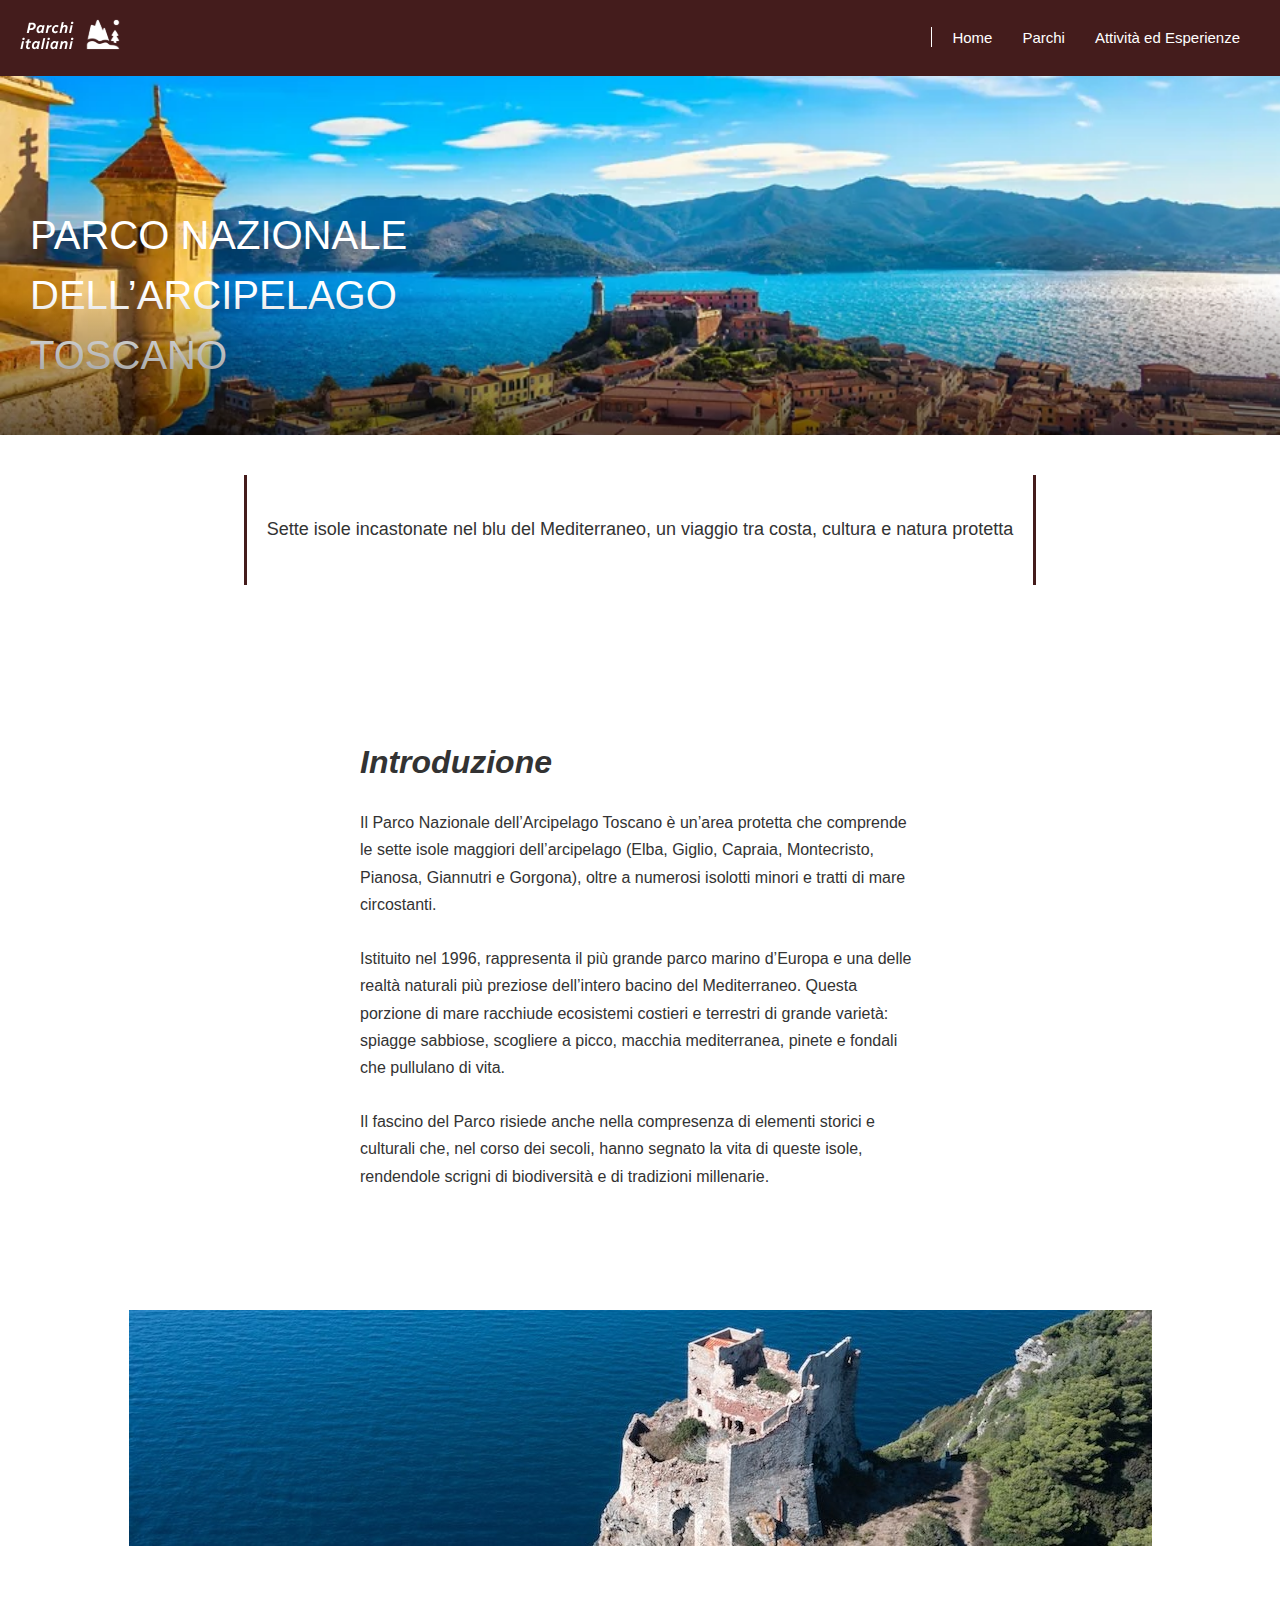
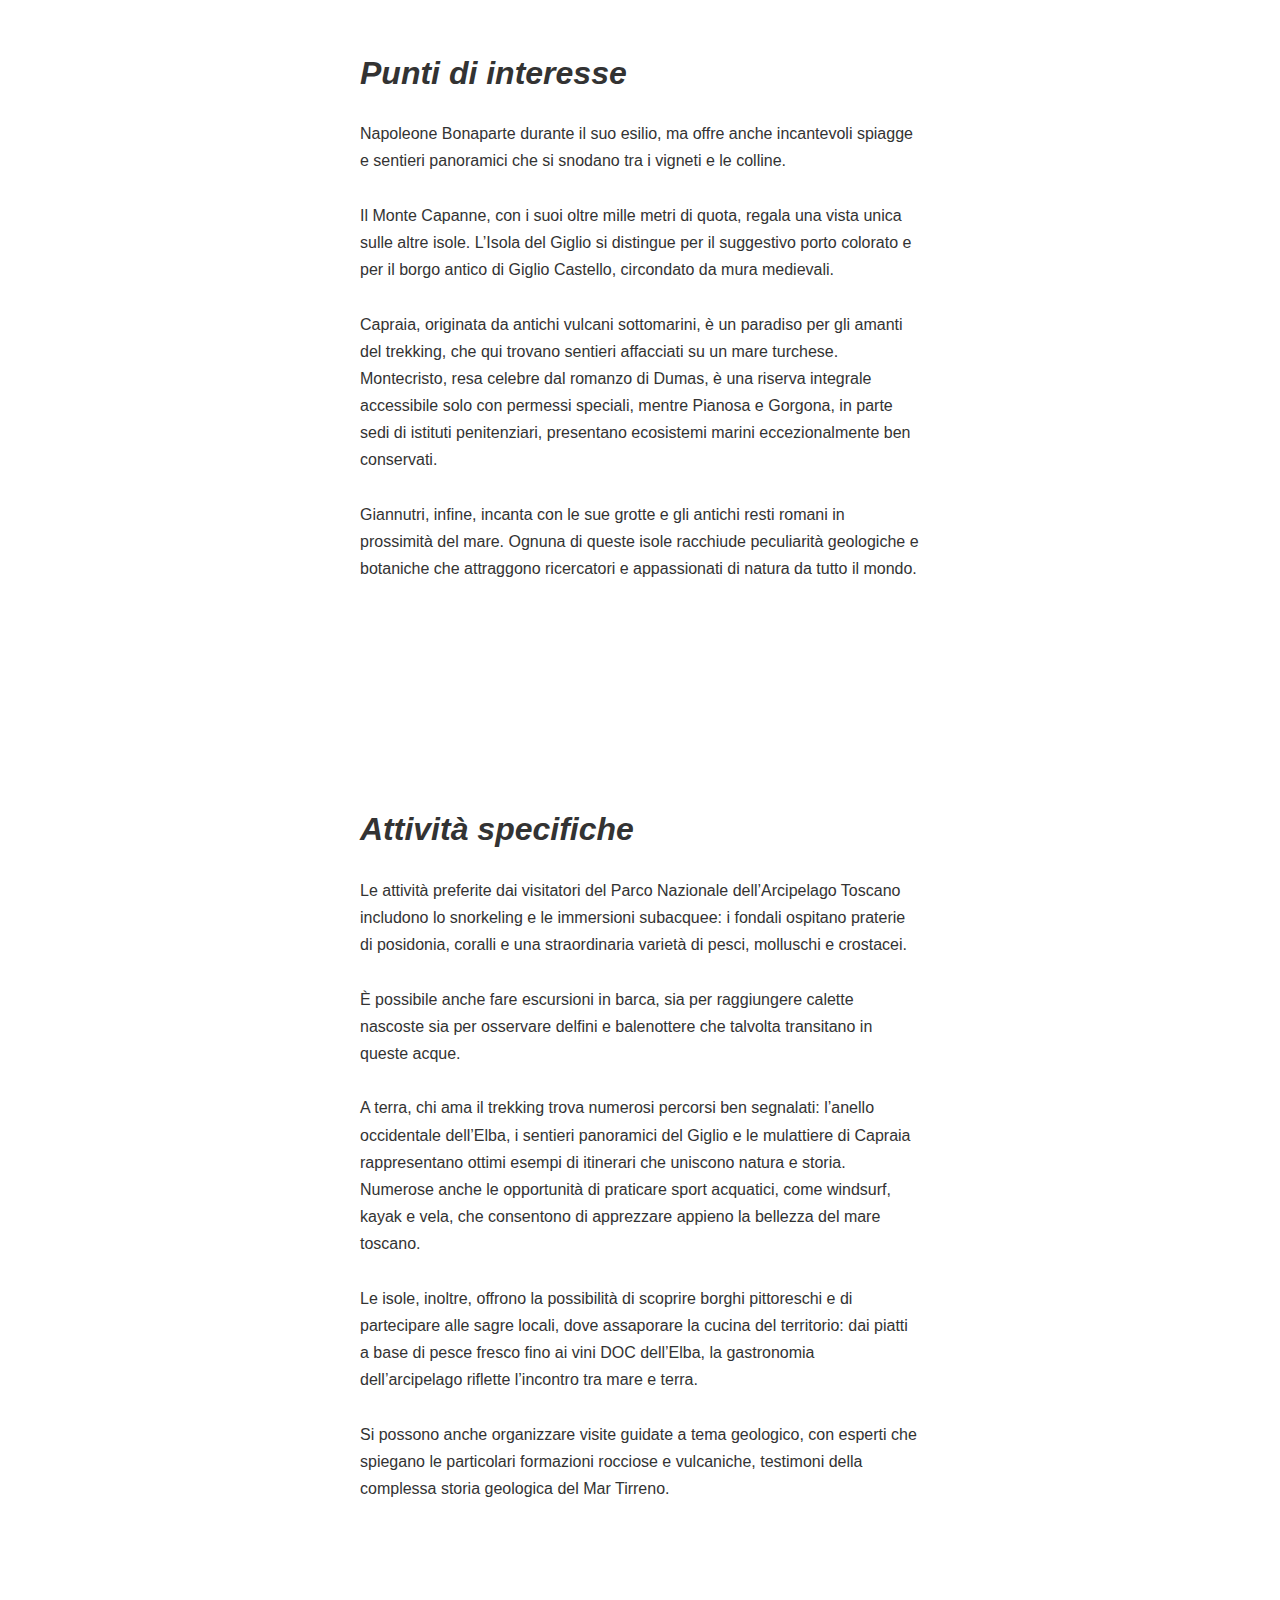
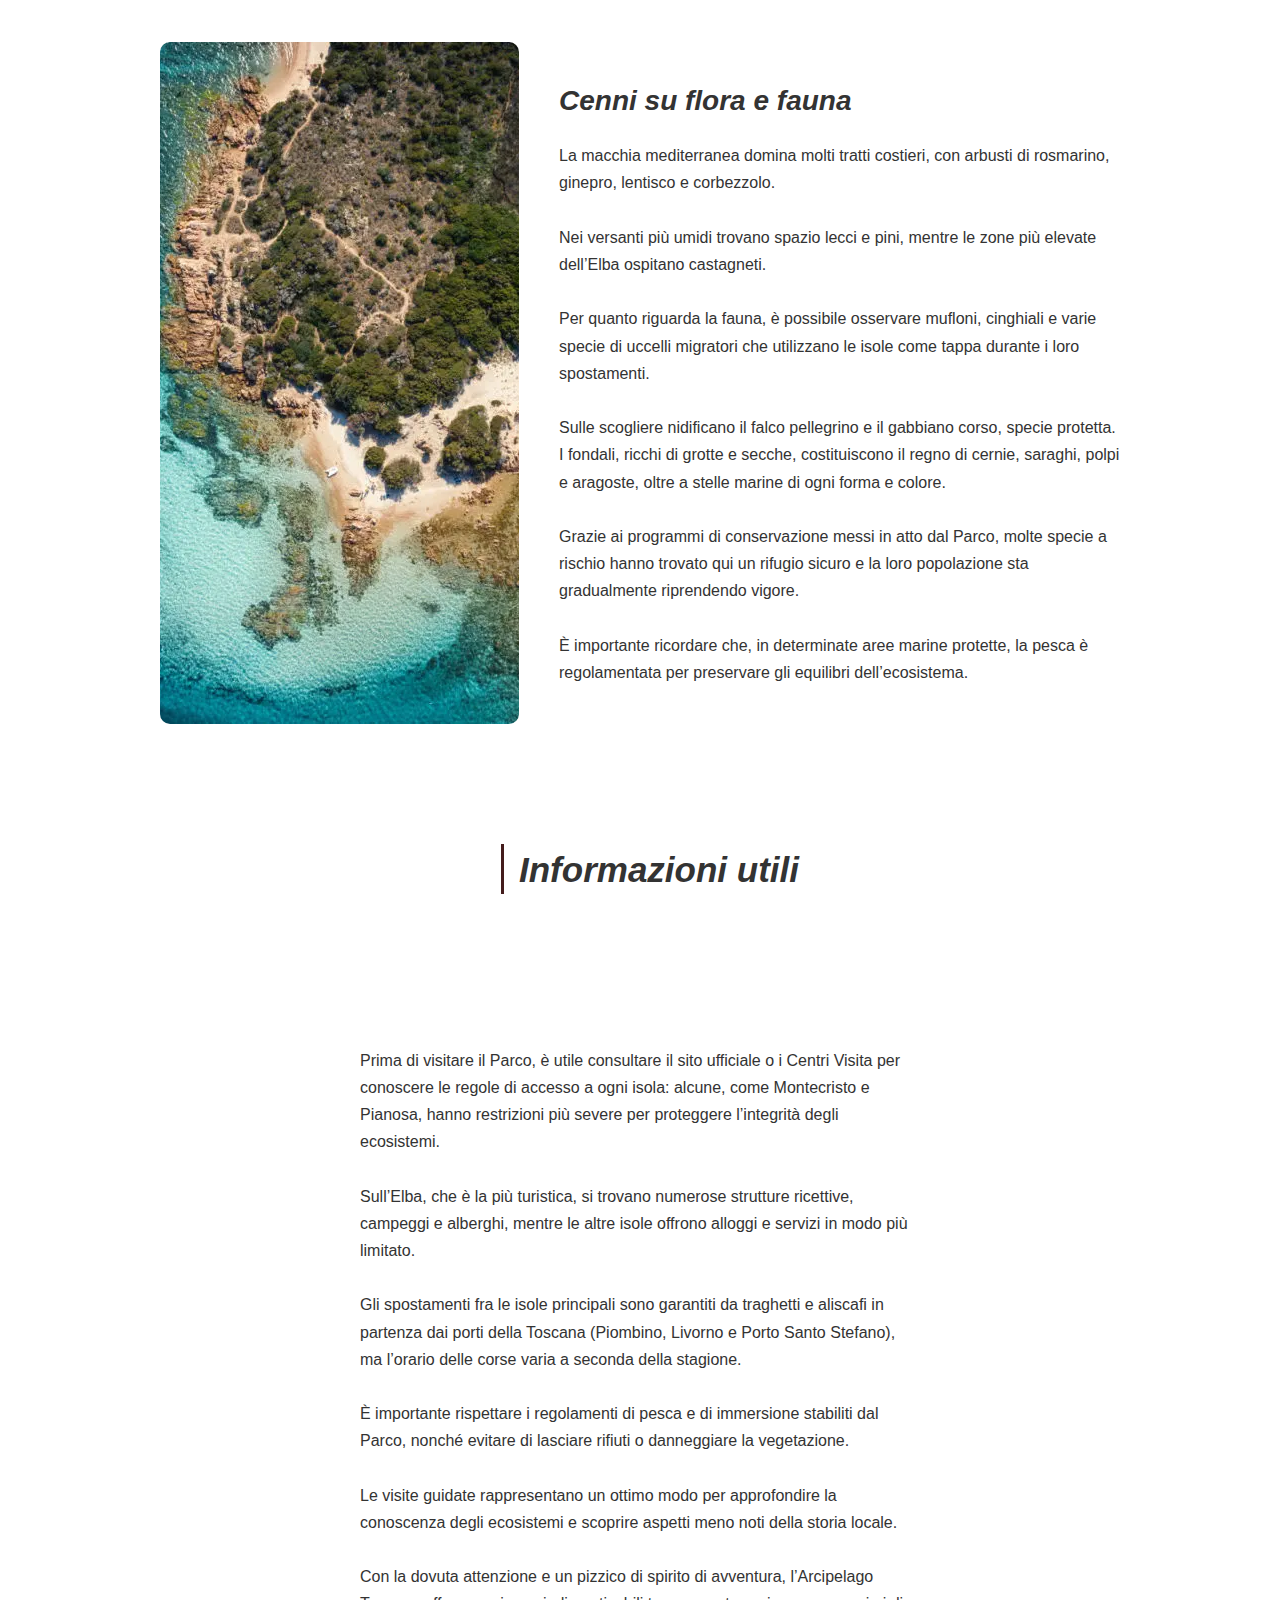
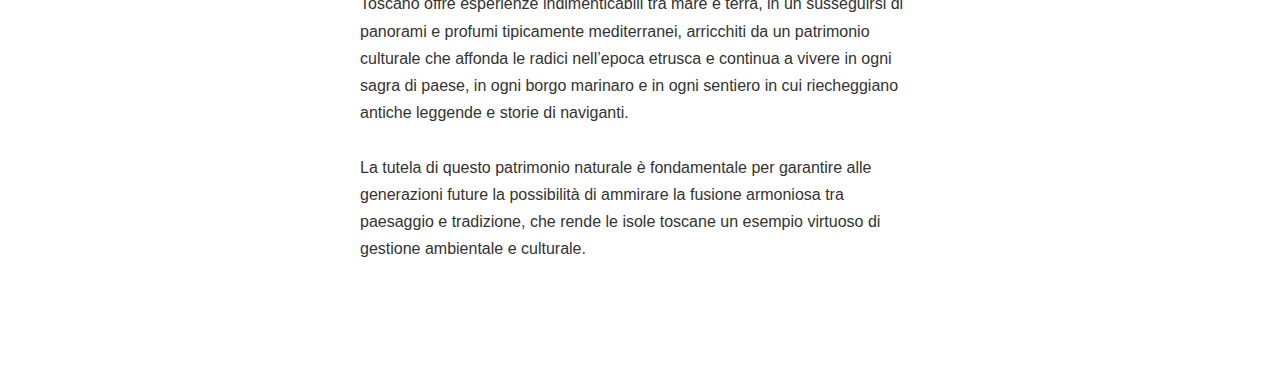
<file: parco-nazionale-dell-arcipelago-toscano.html>
<!DOCTYPE html>
<html lang="en">
<head>
    <meta charset="UTF-8">
    <meta name="viewport" content="width=device-width, initial-scale=1.0">
    <title>Document</title>
    <link rel="stylesheet" href="css/style.css">
</head>
<body>
    

<!-- Header con navigazione -->
<div class="header">
    <a href="index.html">
    <svg width="103" height="49" viewBox="0 0 103 49" fill="none" xmlns="http://www.w3.org/2000/svg" xmlns:xlink="http://www.w3.org/1999/xlink">
        <path d="M6.75277 23L8.95777 12.65H12.3628C13.0428 12.65 13.6428 12.78 14.1628 13.04C14.6828 13.3 15.0878 13.66 15.3778 14.12C15.6778 14.58 15.8278 15.125 15.8278 15.755C15.8278 16.565 15.6178 17.285 15.1978 17.915C14.7878 18.545 14.2128 19.045 13.4728 19.415C12.7428 19.775 11.8878 19.955 10.9078 19.955H9.49777L8.85277 23H6.75277ZM9.88777 18.155H11.0128C11.5728 18.155 12.0478 18.06 12.4378 17.87C12.8378 17.68 13.1428 17.42 13.3528 17.09C13.5628 16.76 13.6678 16.38 13.6678 15.95C13.6678 15.48 13.5128 15.115 13.2028 14.855C12.9028 14.595 12.4528 14.465 11.8528 14.465H10.6828L9.88777 18.155ZM16.5074 20.225C16.5074 19.535 16.6174 18.875 16.8374 18.245C17.0674 17.615 17.3824 17.06 17.7824 16.58C18.1824 16.09 18.6324 15.705 19.1324 15.425C19.6424 15.145 20.1724 15.005 20.7224 15.005C21.0724 15.005 21.4124 15.065 21.7424 15.185C22.0824 15.295 22.3824 15.46 22.6424 15.68L22.8674 15.17H24.6524L23.3924 21.14C23.3424 21.35 23.3074 21.55 23.2874 21.74C23.2774 21.92 23.2724 22.12 23.2724 22.34V23H21.3824L21.3974 21.875C21.0874 22.285 20.7174 22.605 20.2874 22.835C19.8574 23.055 19.4024 23.165 18.9224 23.165C18.4424 23.165 18.0224 23.045 17.6624 22.805C17.3024 22.565 17.0174 22.225 16.8074 21.785C16.6074 21.335 16.5074 20.815 16.5074 20.225ZM18.5324 19.985C18.5324 20.485 18.6224 20.85 18.8024 21.08C18.9824 21.31 19.2224 21.425 19.5224 21.425C19.8424 21.425 20.1624 21.325 20.4824 21.125C20.8024 20.915 21.0924 20.615 21.3524 20.225C21.6124 19.825 21.8024 19.345 21.9224 18.785L22.2674 17.18C22.0674 17 21.8524 16.865 21.6224 16.775C21.3924 16.675 21.1524 16.625 20.9024 16.625C20.5524 16.625 20.2324 16.725 19.9424 16.925C19.6624 17.115 19.4124 17.375 19.1924 17.705C18.9824 18.025 18.8174 18.385 18.6974 18.785C18.5874 19.175 18.5324 19.575 18.5324 19.985ZM25.6243 23L26.8843 17.045C26.9343 16.825 26.9643 16.625 26.9743 16.445C26.9943 16.265 27.0043 16.06 27.0043 15.83V15.17H28.8943L28.8793 17.075L28.6093 16.925C28.8493 16.475 29.1293 16.11 29.4493 15.83C29.7793 15.54 30.1343 15.33 30.5143 15.2C30.9043 15.06 31.2993 14.995 31.6993 15.005L31.2943 16.94C30.8443 16.96 30.4143 17.055 30.0043 17.225C29.6043 17.385 29.2593 17.65 28.9693 18.02C28.6793 18.38 28.4643 18.88 28.3243 19.52L27.5893 23H25.6243ZM31.9386 20.255C31.9386 19.565 32.0486 18.905 32.2686 18.275C32.4986 17.645 32.8136 17.085 33.2136 16.595C33.6136 16.105 34.0886 15.72 34.6386 15.44C35.1986 15.15 35.8086 15.005 36.4686 15.005C36.9186 15.005 37.3486 15.1 37.7586 15.29C38.1686 15.48 38.4886 15.72 38.7186 16.01L37.4886 17.33C37.3286 17.13 37.1336 16.98 36.9036 16.88C36.6836 16.78 36.4536 16.73 36.2136 16.73C35.8836 16.73 35.5786 16.825 35.2986 17.015C35.0286 17.205 34.7886 17.46 34.5786 17.78C34.3786 18.1 34.2236 18.455 34.1136 18.845C34.0036 19.225 33.9486 19.605 33.9486 19.985C33.9486 20.465 34.0586 20.83 34.2786 21.08C34.5086 21.32 34.8236 21.44 35.2236 21.44C35.5436 21.44 35.8586 21.37 36.1686 21.23C36.4786 21.08 36.7786 20.885 37.0686 20.645L37.9086 22.055C37.3986 22.425 36.8936 22.705 36.3936 22.895C35.8936 23.075 35.3686 23.165 34.8186 23.165C34.2486 23.165 33.7436 23.045 33.3036 22.805C32.8736 22.555 32.5386 22.21 32.2986 21.77C32.0586 21.33 31.9386 20.825 31.9386 20.255ZM39.4732 23L41.7532 12.275L43.7782 11.99L42.7432 16.85L42.5032 16.685C42.8132 16.155 43.2082 15.745 43.6882 15.455C44.1682 15.155 44.7182 15.005 45.3382 15.005C45.7682 15.005 46.1532 15.1 46.4932 15.29C46.8432 15.48 47.1132 15.755 47.3032 16.115C47.5032 16.465 47.6032 16.895 47.6032 17.405C47.6032 17.495 47.5982 17.59 47.5882 17.69C47.5882 17.78 47.5782 17.88 47.5582 17.99C47.5482 18.09 47.5282 18.195 47.4982 18.305L46.4932 23H44.5282L45.5332 18.29C45.5532 18.18 45.5682 18.08 45.5782 17.99C45.5882 17.9 45.5932 17.815 45.5932 17.735C45.5932 17.395 45.5032 17.145 45.3232 16.985C45.1532 16.815 44.9132 16.73 44.6032 16.73C44.3132 16.73 44.0032 16.835 43.6732 17.045C43.3532 17.255 43.0582 17.56 42.7882 17.96C42.5282 18.35 42.3332 18.825 42.2032 19.385L41.4382 23H39.4732ZM49.0491 23L50.7141 15.17H52.6791L51.0141 23H49.0491ZM50.9541 13.115C50.9541 12.715 51.0941 12.375 51.3741 12.095C51.6541 11.815 51.9891 11.675 52.3791 11.675C52.6991 11.675 52.9491 11.77 53.1291 11.96C53.3191 12.15 53.4141 12.39 53.4141 12.68C53.4141 13.06 53.2741 13.395 52.9941 13.685C52.7241 13.975 52.3891 14.12 51.9891 14.12C51.6691 14.12 51.4141 14.02 51.2241 13.82C51.0441 13.62 50.9541 13.385 50.9541 13.115ZM0.4011 39L2.0661 31.17H4.0311L2.3661 39H0.4011ZM2.3061 29.115C2.3061 28.715 2.4461 28.375 2.7261 28.095C3.0061 27.815 3.3411 27.675 3.7311 27.675C4.0511 27.675 4.3011 27.77 4.4811 27.96C4.6711 28.15 4.7661 28.39 4.7661 28.68C4.7661 29.06 4.6261 29.395 4.3461 29.685C4.0761 29.975 3.7411 30.12 3.3411 30.12C3.0211 30.12 2.7661 30.02 2.5761 29.82C2.3961 29.62 2.3061 29.385 2.3061 29.115ZM5.46197 32.7L5.79197 31.17H7.14197L7.51697 29.385L9.54197 29.115L9.10697 31.17H11.207L10.877 32.7H8.77697L8.02697 36.27C8.01697 36.35 8.00697 36.425 7.99697 36.495C7.98697 36.565 7.98197 36.63 7.98197 36.69C7.98197 36.93 8.04197 37.11 8.16197 37.23C8.29197 37.35 8.46697 37.41 8.68697 37.41C8.82697 37.41 8.98697 37.39 9.16697 37.35C9.34697 37.3 9.52697 37.235 9.70697 37.155L9.82697 38.85C9.59697 38.95 9.34197 39.025 9.06197 39.075C8.78197 39.135 8.52197 39.165 8.28197 39.165C7.58197 39.165 7.02197 38.98 6.60197 38.61C6.19197 38.24 5.98697 37.715 5.98697 37.035C5.98697 36.895 5.99197 36.76 6.00197 36.63C6.02197 36.49 6.04697 36.35 6.07697 36.21L6.81197 32.7H5.46197ZM11.8679 36.225C11.8679 35.535 11.9779 34.875 12.1979 34.245C12.4279 33.615 12.7429 33.06 13.1429 32.58C13.5429 32.09 13.9929 31.705 14.4929 31.425C15.0029 31.145 15.5329 31.005 16.0829 31.005C16.4329 31.005 16.7729 31.065 17.1029 31.185C17.4429 31.295 17.7429 31.46 18.0029 31.68L18.2279 31.17H20.0129L18.7529 37.14C18.7029 37.35 18.6679 37.55 18.6479 37.74C18.6379 37.92 18.6329 38.12 18.6329 38.34V39H16.7429L16.7579 37.875C16.4479 38.285 16.0779 38.605 15.6479 38.835C15.2179 39.055 14.7629 39.165 14.2829 39.165C13.8029 39.165 13.3829 39.045 13.0229 38.805C12.6629 38.565 12.3779 38.225 12.1679 37.785C11.9679 37.335 11.8679 36.815 11.8679 36.225ZM13.8929 35.985C13.8929 36.485 13.9829 36.85 14.1629 37.08C14.3429 37.31 14.5829 37.425 14.8829 37.425C15.2029 37.425 15.5229 37.325 15.8429 37.125C16.1629 36.915 16.4529 36.615 16.7129 36.225C16.9729 35.825 17.1629 35.345 17.2829 34.785L17.6279 33.18C17.4279 33 17.2129 32.865 16.9829 32.775C16.7529 32.675 16.5129 32.625 16.2629 32.625C15.9129 32.625 15.5929 32.725 15.3029 32.925C15.0229 33.115 14.7729 33.375 14.5529 33.705C14.3429 34.025 14.1779 34.385 14.0579 34.785C13.9479 35.175 13.8929 35.575 13.8929 35.985ZM20.9699 39L23.2499 28.275L25.2749 27.99L22.9349 39H20.9699ZM25.5507 39L27.2157 31.17H29.1807L27.5157 39H25.5507ZM27.4557 29.115C27.4557 28.715 27.5957 28.375 27.8757 28.095C28.1557 27.815 28.4907 27.675 28.8807 27.675C29.2007 27.675 29.4507 27.77 29.6307 27.96C29.8207 28.15 29.9157 28.39 29.9157 28.68C29.9157 29.06 29.7757 29.395 29.4957 29.685C29.2257 29.975 28.8907 30.12 28.4907 30.12C28.1707 30.12 27.9157 30.02 27.7257 29.82C27.5457 29.62 27.4557 29.385 27.4557 29.115ZM30.3566 36.225C30.3566 35.535 30.4666 34.875 30.6866 34.245C30.9166 33.615 31.2316 33.06 31.6316 32.58C32.0316 32.09 32.4816 31.705 32.9816 31.425C33.4916 31.145 34.0216 31.005 34.5716 31.005C34.9216 31.005 35.2616 31.065 35.5916 31.185C35.9316 31.295 36.2316 31.46 36.4916 31.68L36.7166 31.17H38.5016L37.2416 37.14C37.1916 37.35 37.1566 37.55 37.1366 37.74C37.1266 37.92 37.1216 38.12 37.1216 38.34V39H35.2316L35.2466 37.875C34.9366 38.285 34.5666 38.605 34.1366 38.835C33.7066 39.055 33.2516 39.165 32.7716 39.165C32.2916 39.165 31.8716 39.045 31.5116 38.805C31.1516 38.565 30.8666 38.225 30.6566 37.785C30.4566 37.335 30.3566 36.815 30.3566 36.225ZM32.3816 35.985C32.3816 36.485 32.4716 36.85 32.6516 37.08C32.8316 37.31 33.0716 37.425 33.3716 37.425C33.6916 37.425 34.0116 37.325 34.3316 37.125C34.6516 36.915 34.9416 36.615 35.2016 36.225C35.4616 35.825 35.6516 35.345 35.7716 34.785L36.1166 33.18C35.9166 33 35.7016 32.865 35.4716 32.775C35.2416 32.675 35.0016 32.625 34.7516 32.625C34.4016 32.625 34.0816 32.725 33.7916 32.925C33.5116 33.115 33.2616 33.375 33.0416 33.705C32.8316 34.025 32.6666 34.385 32.5466 34.785C32.4366 35.175 32.3816 35.575 32.3816 35.985ZM39.4735 39L40.7335 33.045C40.7835 32.825 40.8135 32.625 40.8235 32.445C40.8435 32.265 40.8535 32.06 40.8535 31.83V31.17H42.7435L42.7285 32.85L42.4735 32.685C42.7835 32.155 43.1835 31.745 43.6735 31.455C44.1635 31.155 44.7185 31.005 45.3385 31.005C45.7685 31.005 46.1535 31.1 46.4935 31.29C46.8435 31.48 47.1135 31.755 47.3035 32.115C47.5035 32.465 47.6035 32.895 47.6035 33.405C47.6035 33.545 47.5935 33.69 47.5735 33.84C47.5635 33.98 47.5385 34.135 47.4985 34.305L46.4935 39H44.5285L45.5335 34.29C45.5535 34.18 45.5685 34.08 45.5785 33.99C45.5885 33.9 45.5935 33.815 45.5935 33.735C45.5935 33.395 45.5035 33.145 45.3235 32.985C45.1535 32.815 44.9135 32.73 44.6035 32.73C44.3135 32.73 44.0035 32.835 43.6735 33.045C43.3535 33.255 43.0585 33.56 42.7885 33.96C42.5285 34.35 42.3335 34.825 42.2035 35.385L41.4385 39H39.4735ZM49.0491 39L50.7141 31.17H52.6791L51.0141 39H49.0491ZM50.9541 29.115C50.9541 28.715 51.0941 28.375 51.3741 28.095C51.6541 27.815 51.9891 27.675 52.3791 27.675C52.6991 27.675 52.9491 27.77 53.1291 27.96C53.3191 28.15 53.4141 28.39 53.4141 28.68C53.4141 29.06 53.2741 29.395 52.9941 29.685C52.7241 29.975 52.3891 30.12 51.9891 30.12C51.6691 30.12 51.4141 30.02 51.2241 29.82C51.0441 29.62 50.9541 29.385 50.9541 29.115Z" fill="white"/>
        <rect x="63" width="40" height="49" fill="url(#pattern0_0_1)"/>
        <defs>
        <pattern id="pattern0_0_1" patternContentUnits="objectBoundingBox" width="1" height="1">
        <use xlink:href="#image0_0_1" transform="matrix(0.0111111 0 0 0.00907029 0 0.0918367)"/>
        </pattern>
        <image id="image0_0_1" width="90" height="90" preserveAspectRatio="none" xlink:href="[data-uri]"/>
        </defs>
        </svg>
        </a>
<nav>
    <div class="vertical-line"></div> <!-- Linea verticale finta -->
    <ul> 
        <li><a href="index.html">Home</a></li>
        <li><a href="parchi.html">Parchi</a></li>
        <li><a href="attività.html">Attività ed Esperienze</a></li>
    </ul>
</nav>
</div>

<!-- Sezione Hero con immagine e testo -->
<div class="hero">
<div class="uno">
    <img src="img/arcipelagotoscano-1 .png" alt="arcipelago">
    <div class="due-2">
        <p>PARCO NAZIONALE DELL’ARCIPELAGO TOSCANO</p>
    </div>
</div>
<div class="lineafinta-centrata">
    <div class="vertical-line-centrata"></div> <!-- Linea sinistra -->
    <p>Sette isole incastonate nel blu del Mediterraneo, un viaggio tra costa, cultura e natura protetta</p>
    <div class="vertical-line-centrata"></div> <!-- Linea destra -->
</div>

<div class="paragrafo">
    <h1>Introduzione</h1>
    <p>
        Il Parco Nazionale dell’Arcipelago Toscano è un’area protetta che comprende le sette isole maggiori dell’arcipelago (Elba, Giglio, Capraia, Montecristo, Pianosa, Giannutri e Gorgona), oltre a numerosi isolotti minori e tratti di mare circostanti. <br>

        <br>Istituito nel 1996, rappresenta il più grande parco marino d’Europa e una delle realtà naturali più preziose dell’intero bacino del Mediterraneo. Questa porzione di mare racchiude ecosistemi costieri e terrestri di grande varietà: spiagge sabbiose, scogliere a picco, macchia mediterranea, pinete e fondali che pullulano di vita. <br>
        
        <br>Il fascino del Parco risiede anche nella compresenza di elementi storici e culturali che, nel corso dei secoli, hanno segnato la vita di queste isole, rendendole scrigni di biodiversità e di tradizioni millenarie.</p>
</div>

<div class="img-orizontal">
    <img src="img/toscano-2.jpg" alt="">
</div>

<div class="paragrafo">
    <h1>Punti di interesse</h1>
   <p>
    Napoleone Bonaparte durante il suo esilio, ma offre anche incantevoli spiagge e sentieri panoramici che si snodano tra i vigneti e le colline. <br>

   <br> Il Monte Capanne, con i suoi oltre mille metri di quota, regala una vista unica sulle altre isole. L’Isola del Giglio si distingue per il suggestivo porto colorato e per il borgo antico di Giglio Castello, circondato da mura medievali. <br>
    
    <br>Capraia, originata da antichi vulcani sottomarini, è un paradiso per gli amanti del trekking, che qui trovano sentieri affacciati su un mare turchese. Montecristo, resa celebre dal romanzo di Dumas, è una riserva integrale accessibile solo con permessi speciali, mentre Pianosa e Gorgona, in parte sedi di istituti penitenziari, presentano ecosistemi marini eccezionalmente ben conservati. <br>
    
    <br>Giannutri, infine, incanta con le sue grotte e gli antichi resti romani in prossimità del mare. Ognuna di queste isole racchiude peculiarità geologiche e botaniche che attraggono ricercatori e appassionati di natura da tutto il mondo.
   </p>
</div>

<div class="paragrafo">
    <h1>        Attività specifiche </h1>
    <p>
        Le attività preferite dai visitatori del Parco Nazionale dell’Arcipelago Toscano includono lo snorkeling e le immersioni subacquee: i fondali ospitano praterie di posidonia, coralli e una straordinaria varietà di pesci, molluschi e crostacei. <br>

        <br>È possibile anche fare escursioni in barca, sia per raggiungere calette nascoste sia per osservare delfini e balenottere che talvolta transitano in queste acque. <br>
        
       <br> A terra, chi ama il trekking trova numerosi percorsi ben segnalati: l’anello occidentale dell’Elba, i sentieri panoramici del Giglio e le mulattiere di Capraia rappresentano ottimi esempi di itinerari che uniscono natura e storia. <br>Numerose anche le opportunità di praticare sport acquatici, come windsurf, kayak e vela, che consentono di apprezzare appieno la bellezza del mare toscano. <br>
        
        <br>Le isole, inoltre, offrono la possibilità di scoprire borghi pittoreschi e di partecipare alle sagre locali, dove assaporare la cucina del territorio: dai piatti a base di pesce fresco fino ai vini DOC dell’Elba, la gastronomia dell’arcipelago riflette l’incontro tra mare e terra. <br>
        
       <br> Si possono anche organizzare visite guidate a tema geologico, con esperti che spiegano le particolari formazioni rocciose e vulcaniche, testimoni della complessa storia geologica del Mar Tirreno.
    </p>
</div>

  <div class="paragrafo-3">
    <img src="img/toscano-3.jpg .png" alt="">
    <div class="testo">
        <h1>Cenni su flora e fauna</h1>
       <p>
        La macchia mediterranea domina molti tratti costieri, con arbusti di rosmarino, ginepro, lentisco e corbezzolo. <br>

       <br> Nei versanti più umidi trovano spazio lecci e pini, mentre le zone più elevate dell’Elba ospitano castagneti. <br>
        
        <br>Per quanto riguarda la fauna, è possibile osservare mufloni, cinghiali e varie specie di uccelli migratori che utilizzano le isole come tappa durante i loro spostamenti. <br>
        
       <br> Sulle scogliere nidificano il falco pellegrino e il gabbiano corso, specie protetta. I fondali, ricchi di grotte e secche, costituiscono il regno di cernie, saraghi, polpi e aragoste, oltre a stelle marine di ogni forma e colore. <br>
        
       <br> Grazie ai programmi di conservazione messi in atto dal Parco, molte specie a rischio hanno trovato qui un rifugio sicuro e la loro popolazione sta gradualmente riprendendo vigore. <br>
        
       <br> È importante ricordare che, in determinate aree marine protette, la pesca è regolamentata per preservare gli equilibri dell’ecosistema.
       </p>
    </div>
   </div>

   <div class="lineafinta-2">
     <div class="vertical-line-3"></div> <!-- Linea verticale finta -->
     <p>Informazioni utili</p>
    </div>
    
    <div class="paragrafo">
        <p>
            Prima di visitare il Parco, è utile consultare il sito ufficiale o i Centri Visita per conoscere le regole di accesso a ogni isola: alcune, come Montecristo e Pianosa, hanno restrizioni più severe per proteggere l’integrità degli ecosistemi. <br>

            <br>Sull’Elba, che è la più turistica, si trovano numerose strutture ricettive, campeggi e alberghi, mentre le altre isole offrono alloggi e servizi in modo più limitato. <br>
            
            <br>Gli spostamenti fra le isole principali sono garantiti da traghetti e aliscafi in partenza dai porti della Toscana (Piombino, Livorno e Porto Santo Stefano), ma l’orario delle corse varia a seconda della stagione. <br>
            
           <br>È importante rispettare i regolamenti di pesca e di immersione stabiliti dal Parco, nonché evitare di lasciare rifiuti o danneggiare la vegetazione. <br>
            
            <br>Le visite guidate rappresentano un ottimo modo per approfondire la conoscenza degli ecosistemi e scoprire aspetti meno noti della storia locale. <br>
            
           <br> Con la dovuta attenzione e un pizzico di spirito di avventura, l’Arcipelago Toscano offre esperienze indimenticabili tra mare e terra, in un susseguirsi di panorami e profumi tipicamente mediterranei, arricchiti da un patrimonio culturale che affonda le radici nell’epoca etrusca e continua a vivere in ogni sagra di paese, in ogni borgo marinaro e in ogni sentiero in cui riecheggiano antiche leggende e storie di naviganti. <br>
            
            <br>La tutela di questo patrimonio naturale è fondamentale per garantire alle generazioni future la possibilità di ammirare la fusione armoniosa tra paesaggio e tradizione, che rende le isole toscane un esempio virtuoso di gestione ambientale e culturale. <br>
        </p>
    </div>



</body>
</html>
</file>
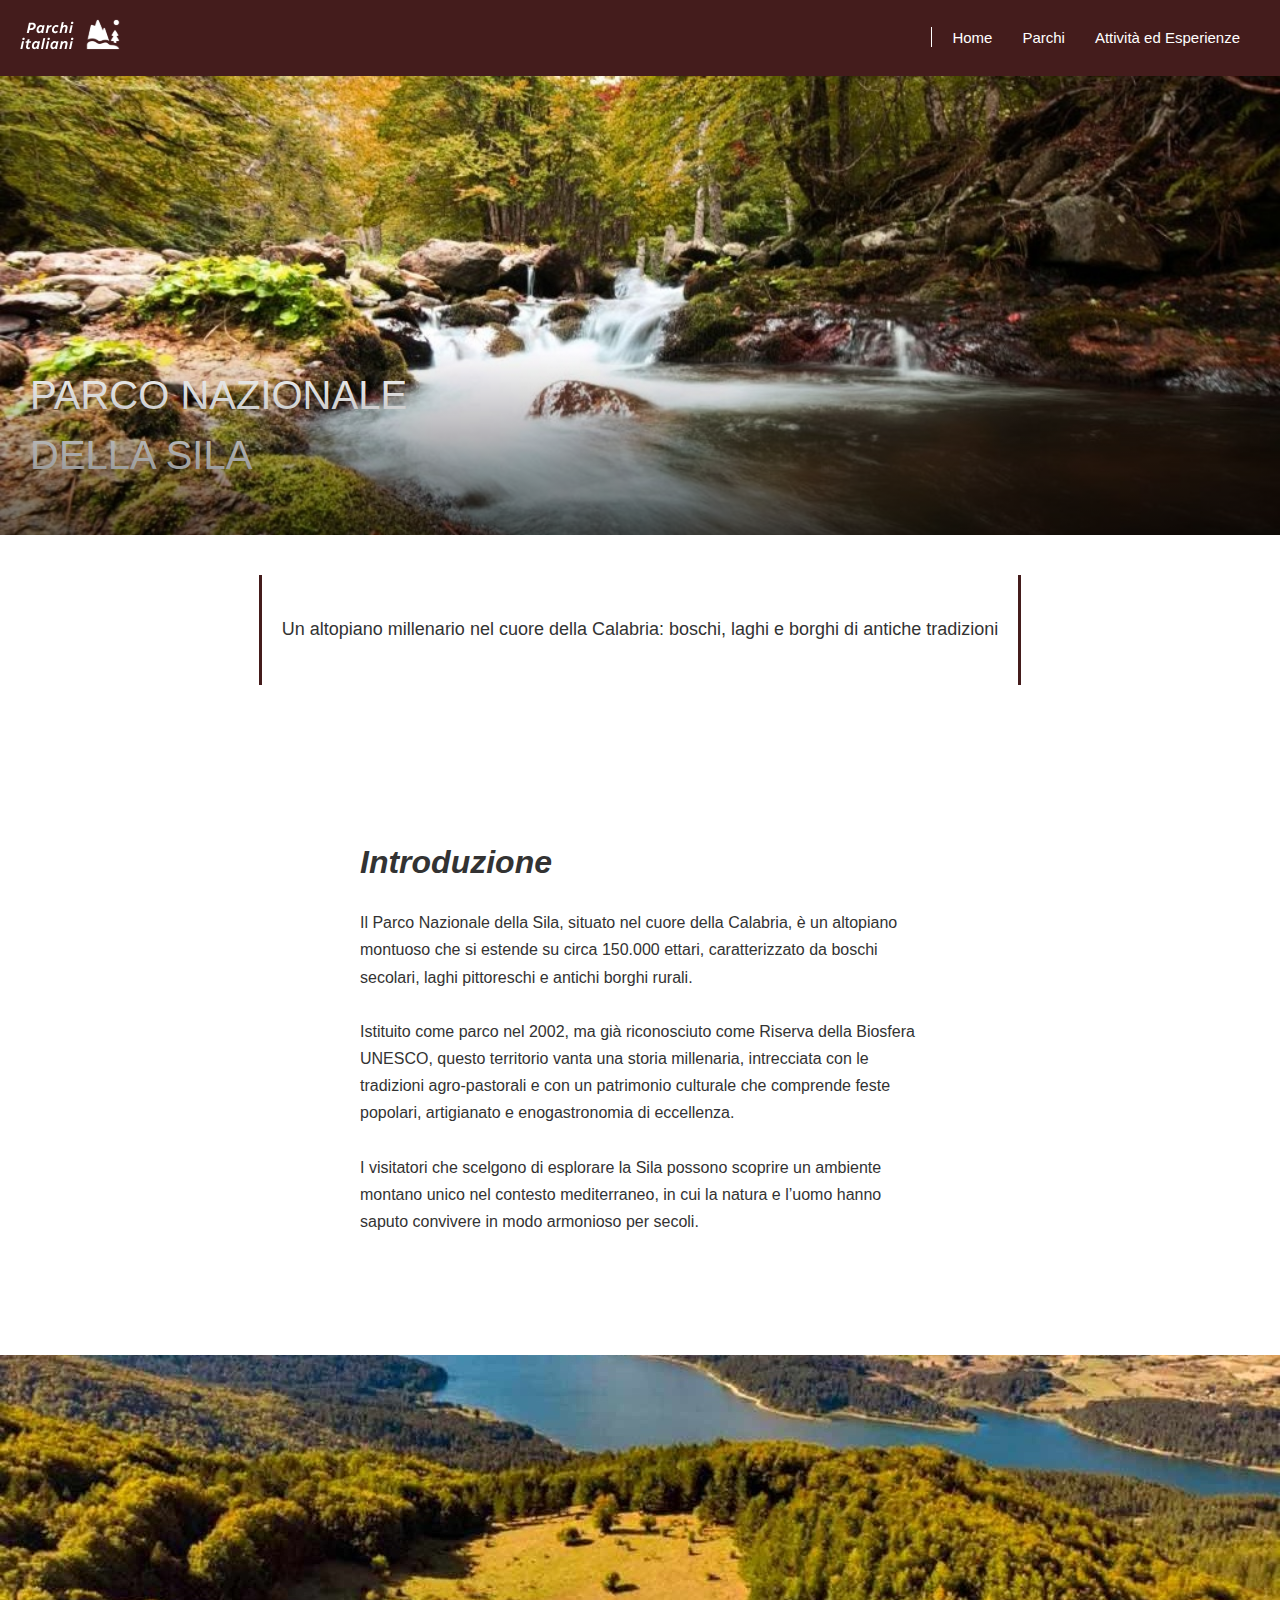
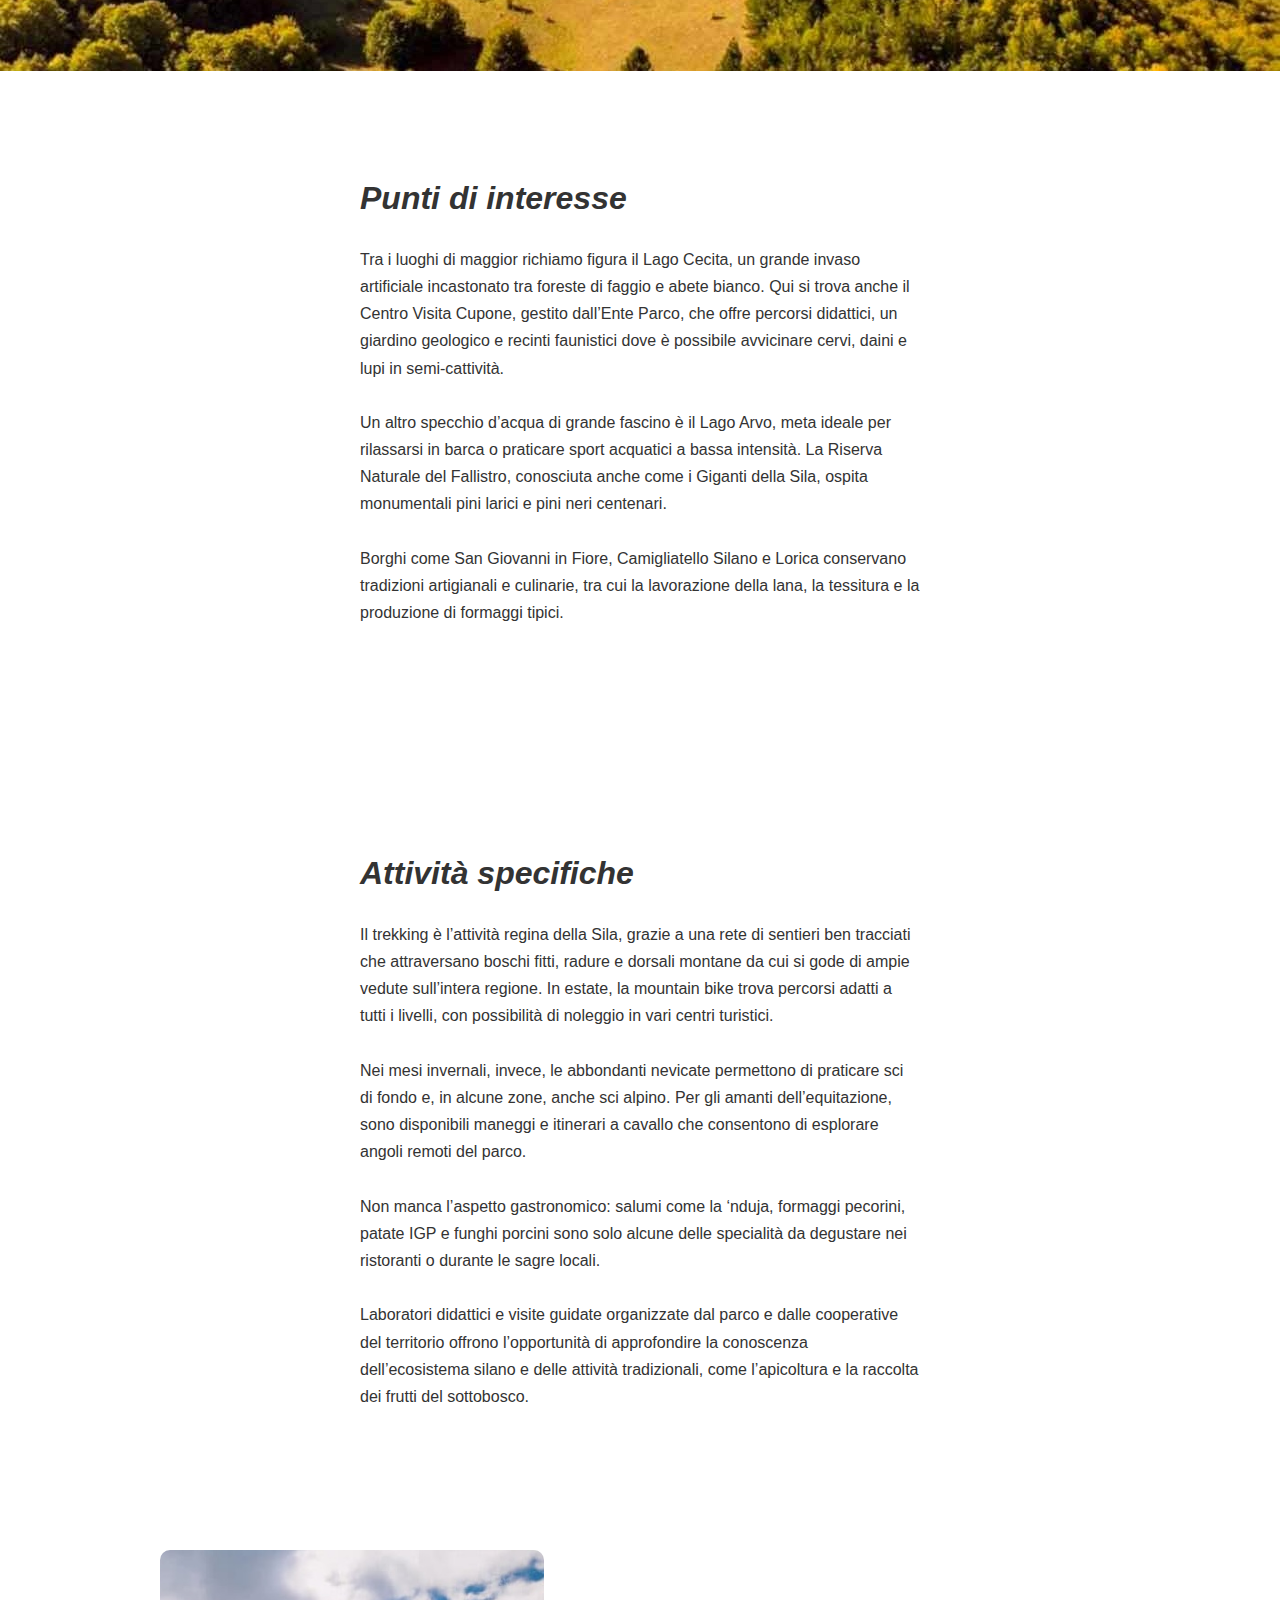
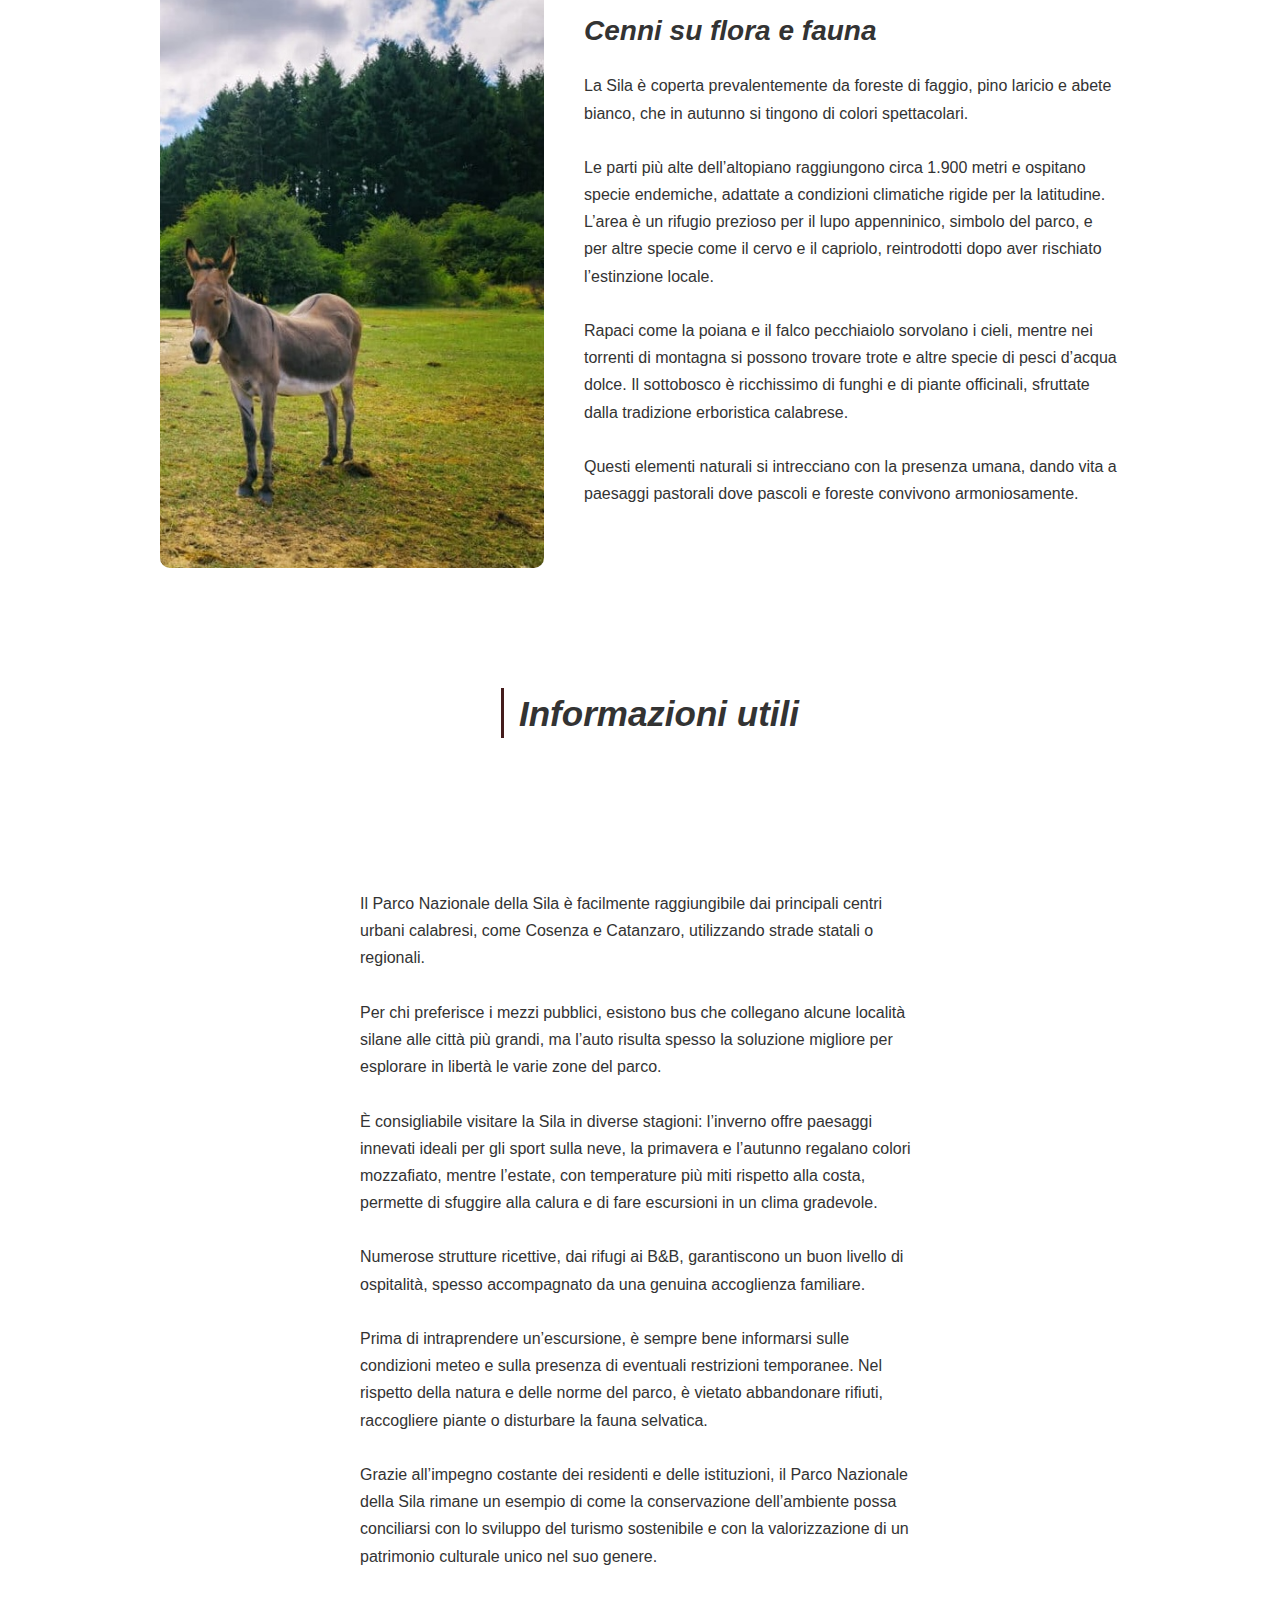
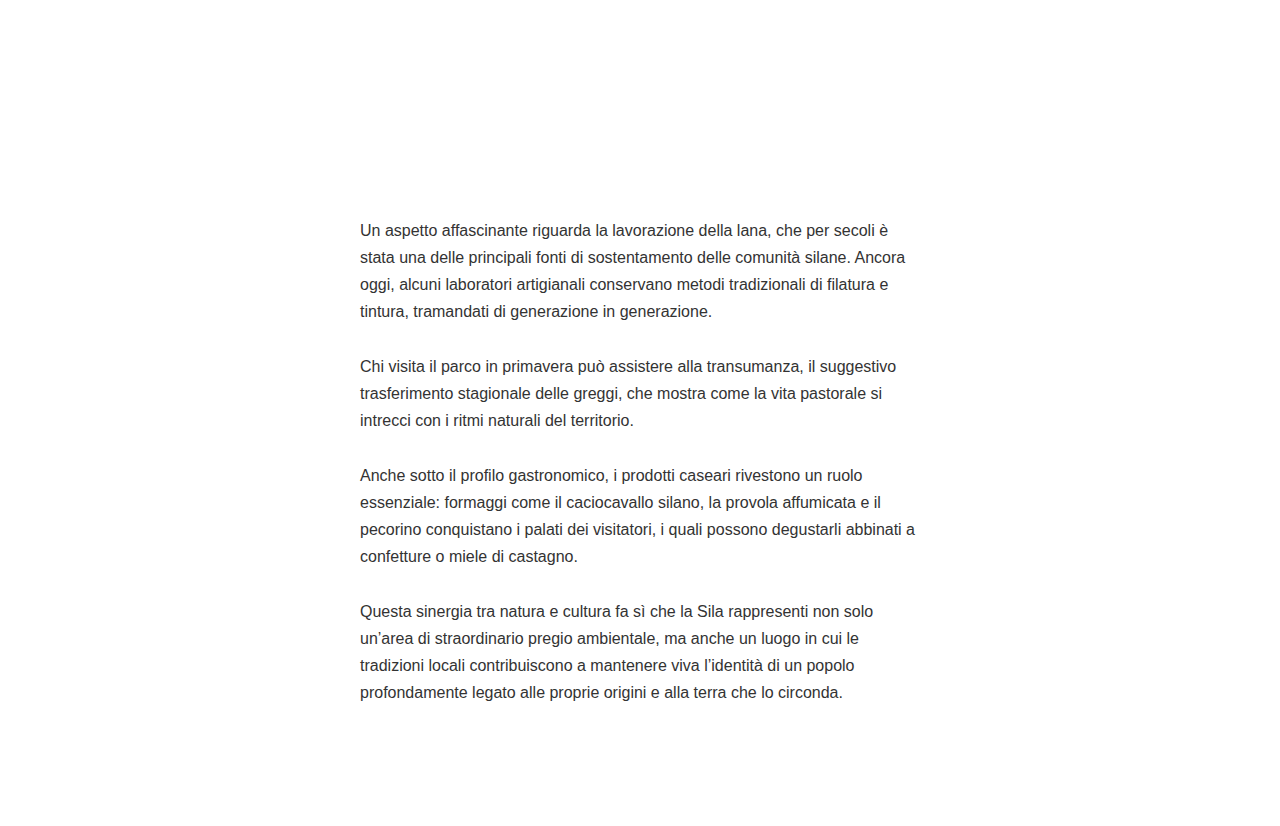
<file: parco-nazionale-della-sila.html>
<!DOCTYPE html>
<html lang="en">
<head>
    <meta charset="UTF-8">
    <meta name="viewport" content="width=device-width, initial-scale=1.0">
    <title>Document</title>
    <link rel="stylesheet" href="css/style.css">
</head>
<body>
    
<!-- Header con navigazione -->
<div class="header">
    <a href="index.html">
    <svg width="103" height="49" viewBox="0 0 103 49" fill="none" xmlns="http://www.w3.org/2000/svg" xmlns:xlink="http://www.w3.org/1999/xlink">
        <path d="M6.75277 23L8.95777 12.65H12.3628C13.0428 12.65 13.6428 12.78 14.1628 13.04C14.6828 13.3 15.0878 13.66 15.3778 14.12C15.6778 14.58 15.8278 15.125 15.8278 15.755C15.8278 16.565 15.6178 17.285 15.1978 17.915C14.7878 18.545 14.2128 19.045 13.4728 19.415C12.7428 19.775 11.8878 19.955 10.9078 19.955H9.49777L8.85277 23H6.75277ZM9.88777 18.155H11.0128C11.5728 18.155 12.0478 18.06 12.4378 17.87C12.8378 17.68 13.1428 17.42 13.3528 17.09C13.5628 16.76 13.6678 16.38 13.6678 15.95C13.6678 15.48 13.5128 15.115 13.2028 14.855C12.9028 14.595 12.4528 14.465 11.8528 14.465H10.6828L9.88777 18.155ZM16.5074 20.225C16.5074 19.535 16.6174 18.875 16.8374 18.245C17.0674 17.615 17.3824 17.06 17.7824 16.58C18.1824 16.09 18.6324 15.705 19.1324 15.425C19.6424 15.145 20.1724 15.005 20.7224 15.005C21.0724 15.005 21.4124 15.065 21.7424 15.185C22.0824 15.295 22.3824 15.46 22.6424 15.68L22.8674 15.17H24.6524L23.3924 21.14C23.3424 21.35 23.3074 21.55 23.2874 21.74C23.2774 21.92 23.2724 22.12 23.2724 22.34V23H21.3824L21.3974 21.875C21.0874 22.285 20.7174 22.605 20.2874 22.835C19.8574 23.055 19.4024 23.165 18.9224 23.165C18.4424 23.165 18.0224 23.045 17.6624 22.805C17.3024 22.565 17.0174 22.225 16.8074 21.785C16.6074 21.335 16.5074 20.815 16.5074 20.225ZM18.5324 19.985C18.5324 20.485 18.6224 20.85 18.8024 21.08C18.9824 21.31 19.2224 21.425 19.5224 21.425C19.8424 21.425 20.1624 21.325 20.4824 21.125C20.8024 20.915 21.0924 20.615 21.3524 20.225C21.6124 19.825 21.8024 19.345 21.9224 18.785L22.2674 17.18C22.0674 17 21.8524 16.865 21.6224 16.775C21.3924 16.675 21.1524 16.625 20.9024 16.625C20.5524 16.625 20.2324 16.725 19.9424 16.925C19.6624 17.115 19.4124 17.375 19.1924 17.705C18.9824 18.025 18.8174 18.385 18.6974 18.785C18.5874 19.175 18.5324 19.575 18.5324 19.985ZM25.6243 23L26.8843 17.045C26.9343 16.825 26.9643 16.625 26.9743 16.445C26.9943 16.265 27.0043 16.06 27.0043 15.83V15.17H28.8943L28.8793 17.075L28.6093 16.925C28.8493 16.475 29.1293 16.11 29.4493 15.83C29.7793 15.54 30.1343 15.33 30.5143 15.2C30.9043 15.06 31.2993 14.995 31.6993 15.005L31.2943 16.94C30.8443 16.96 30.4143 17.055 30.0043 17.225C29.6043 17.385 29.2593 17.65 28.9693 18.02C28.6793 18.38 28.4643 18.88 28.3243 19.52L27.5893 23H25.6243ZM31.9386 20.255C31.9386 19.565 32.0486 18.905 32.2686 18.275C32.4986 17.645 32.8136 17.085 33.2136 16.595C33.6136 16.105 34.0886 15.72 34.6386 15.44C35.1986 15.15 35.8086 15.005 36.4686 15.005C36.9186 15.005 37.3486 15.1 37.7586 15.29C38.1686 15.48 38.4886 15.72 38.7186 16.01L37.4886 17.33C37.3286 17.13 37.1336 16.98 36.9036 16.88C36.6836 16.78 36.4536 16.73 36.2136 16.73C35.8836 16.73 35.5786 16.825 35.2986 17.015C35.0286 17.205 34.7886 17.46 34.5786 17.78C34.3786 18.1 34.2236 18.455 34.1136 18.845C34.0036 19.225 33.9486 19.605 33.9486 19.985C33.9486 20.465 34.0586 20.83 34.2786 21.08C34.5086 21.32 34.8236 21.44 35.2236 21.44C35.5436 21.44 35.8586 21.37 36.1686 21.23C36.4786 21.08 36.7786 20.885 37.0686 20.645L37.9086 22.055C37.3986 22.425 36.8936 22.705 36.3936 22.895C35.8936 23.075 35.3686 23.165 34.8186 23.165C34.2486 23.165 33.7436 23.045 33.3036 22.805C32.8736 22.555 32.5386 22.21 32.2986 21.77C32.0586 21.33 31.9386 20.825 31.9386 20.255ZM39.4732 23L41.7532 12.275L43.7782 11.99L42.7432 16.85L42.5032 16.685C42.8132 16.155 43.2082 15.745 43.6882 15.455C44.1682 15.155 44.7182 15.005 45.3382 15.005C45.7682 15.005 46.1532 15.1 46.4932 15.29C46.8432 15.48 47.1132 15.755 47.3032 16.115C47.5032 16.465 47.6032 16.895 47.6032 17.405C47.6032 17.495 47.5982 17.59 47.5882 17.69C47.5882 17.78 47.5782 17.88 47.5582 17.99C47.5482 18.09 47.5282 18.195 47.4982 18.305L46.4932 23H44.5282L45.5332 18.29C45.5532 18.18 45.5682 18.08 45.5782 17.99C45.5882 17.9 45.5932 17.815 45.5932 17.735C45.5932 17.395 45.5032 17.145 45.3232 16.985C45.1532 16.815 44.9132 16.73 44.6032 16.73C44.3132 16.73 44.0032 16.835 43.6732 17.045C43.3532 17.255 43.0582 17.56 42.7882 17.96C42.5282 18.35 42.3332 18.825 42.2032 19.385L41.4382 23H39.4732ZM49.0491 23L50.7141 15.17H52.6791L51.0141 23H49.0491ZM50.9541 13.115C50.9541 12.715 51.0941 12.375 51.3741 12.095C51.6541 11.815 51.9891 11.675 52.3791 11.675C52.6991 11.675 52.9491 11.77 53.1291 11.96C53.3191 12.15 53.4141 12.39 53.4141 12.68C53.4141 13.06 53.2741 13.395 52.9941 13.685C52.7241 13.975 52.3891 14.12 51.9891 14.12C51.6691 14.12 51.4141 14.02 51.2241 13.82C51.0441 13.62 50.9541 13.385 50.9541 13.115ZM0.4011 39L2.0661 31.17H4.0311L2.3661 39H0.4011ZM2.3061 29.115C2.3061 28.715 2.4461 28.375 2.7261 28.095C3.0061 27.815 3.3411 27.675 3.7311 27.675C4.0511 27.675 4.3011 27.77 4.4811 27.96C4.6711 28.15 4.7661 28.39 4.7661 28.68C4.7661 29.06 4.6261 29.395 4.3461 29.685C4.0761 29.975 3.7411 30.12 3.3411 30.12C3.0211 30.12 2.7661 30.02 2.5761 29.82C2.3961 29.62 2.3061 29.385 2.3061 29.115ZM5.46197 32.7L5.79197 31.17H7.14197L7.51697 29.385L9.54197 29.115L9.10697 31.17H11.207L10.877 32.7H8.77697L8.02697 36.27C8.01697 36.35 8.00697 36.425 7.99697 36.495C7.98697 36.565 7.98197 36.63 7.98197 36.69C7.98197 36.93 8.04197 37.11 8.16197 37.23C8.29197 37.35 8.46697 37.41 8.68697 37.41C8.82697 37.41 8.98697 37.39 9.16697 37.35C9.34697 37.3 9.52697 37.235 9.70697 37.155L9.82697 38.85C9.59697 38.95 9.34197 39.025 9.06197 39.075C8.78197 39.135 8.52197 39.165 8.28197 39.165C7.58197 39.165 7.02197 38.98 6.60197 38.61C6.19197 38.24 5.98697 37.715 5.98697 37.035C5.98697 36.895 5.99197 36.76 6.00197 36.63C6.02197 36.49 6.04697 36.35 6.07697 36.21L6.81197 32.7H5.46197ZM11.8679 36.225C11.8679 35.535 11.9779 34.875 12.1979 34.245C12.4279 33.615 12.7429 33.06 13.1429 32.58C13.5429 32.09 13.9929 31.705 14.4929 31.425C15.0029 31.145 15.5329 31.005 16.0829 31.005C16.4329 31.005 16.7729 31.065 17.1029 31.185C17.4429 31.295 17.7429 31.46 18.0029 31.68L18.2279 31.17H20.0129L18.7529 37.14C18.7029 37.35 18.6679 37.55 18.6479 37.74C18.6379 37.92 18.6329 38.12 18.6329 38.34V39H16.7429L16.7579 37.875C16.4479 38.285 16.0779 38.605 15.6479 38.835C15.2179 39.055 14.7629 39.165 14.2829 39.165C13.8029 39.165 13.3829 39.045 13.0229 38.805C12.6629 38.565 12.3779 38.225 12.1679 37.785C11.9679 37.335 11.8679 36.815 11.8679 36.225ZM13.8929 35.985C13.8929 36.485 13.9829 36.85 14.1629 37.08C14.3429 37.31 14.5829 37.425 14.8829 37.425C15.2029 37.425 15.5229 37.325 15.8429 37.125C16.1629 36.915 16.4529 36.615 16.7129 36.225C16.9729 35.825 17.1629 35.345 17.2829 34.785L17.6279 33.18C17.4279 33 17.2129 32.865 16.9829 32.775C16.7529 32.675 16.5129 32.625 16.2629 32.625C15.9129 32.625 15.5929 32.725 15.3029 32.925C15.0229 33.115 14.7729 33.375 14.5529 33.705C14.3429 34.025 14.1779 34.385 14.0579 34.785C13.9479 35.175 13.8929 35.575 13.8929 35.985ZM20.9699 39L23.2499 28.275L25.2749 27.99L22.9349 39H20.9699ZM25.5507 39L27.2157 31.17H29.1807L27.5157 39H25.5507ZM27.4557 29.115C27.4557 28.715 27.5957 28.375 27.8757 28.095C28.1557 27.815 28.4907 27.675 28.8807 27.675C29.2007 27.675 29.4507 27.77 29.6307 27.96C29.8207 28.15 29.9157 28.39 29.9157 28.68C29.9157 29.06 29.7757 29.395 29.4957 29.685C29.2257 29.975 28.8907 30.12 28.4907 30.12C28.1707 30.12 27.9157 30.02 27.7257 29.82C27.5457 29.62 27.4557 29.385 27.4557 29.115ZM30.3566 36.225C30.3566 35.535 30.4666 34.875 30.6866 34.245C30.9166 33.615 31.2316 33.06 31.6316 32.58C32.0316 32.09 32.4816 31.705 32.9816 31.425C33.4916 31.145 34.0216 31.005 34.5716 31.005C34.9216 31.005 35.2616 31.065 35.5916 31.185C35.9316 31.295 36.2316 31.46 36.4916 31.68L36.7166 31.17H38.5016L37.2416 37.14C37.1916 37.35 37.1566 37.55 37.1366 37.74C37.1266 37.92 37.1216 38.12 37.1216 38.34V39H35.2316L35.2466 37.875C34.9366 38.285 34.5666 38.605 34.1366 38.835C33.7066 39.055 33.2516 39.165 32.7716 39.165C32.2916 39.165 31.8716 39.045 31.5116 38.805C31.1516 38.565 30.8666 38.225 30.6566 37.785C30.4566 37.335 30.3566 36.815 30.3566 36.225ZM32.3816 35.985C32.3816 36.485 32.4716 36.85 32.6516 37.08C32.8316 37.31 33.0716 37.425 33.3716 37.425C33.6916 37.425 34.0116 37.325 34.3316 37.125C34.6516 36.915 34.9416 36.615 35.2016 36.225C35.4616 35.825 35.6516 35.345 35.7716 34.785L36.1166 33.18C35.9166 33 35.7016 32.865 35.4716 32.775C35.2416 32.675 35.0016 32.625 34.7516 32.625C34.4016 32.625 34.0816 32.725 33.7916 32.925C33.5116 33.115 33.2616 33.375 33.0416 33.705C32.8316 34.025 32.6666 34.385 32.5466 34.785C32.4366 35.175 32.3816 35.575 32.3816 35.985ZM39.4735 39L40.7335 33.045C40.7835 32.825 40.8135 32.625 40.8235 32.445C40.8435 32.265 40.8535 32.06 40.8535 31.83V31.17H42.7435L42.7285 32.85L42.4735 32.685C42.7835 32.155 43.1835 31.745 43.6735 31.455C44.1635 31.155 44.7185 31.005 45.3385 31.005C45.7685 31.005 46.1535 31.1 46.4935 31.29C46.8435 31.48 47.1135 31.755 47.3035 32.115C47.5035 32.465 47.6035 32.895 47.6035 33.405C47.6035 33.545 47.5935 33.69 47.5735 33.84C47.5635 33.98 47.5385 34.135 47.4985 34.305L46.4935 39H44.5285L45.5335 34.29C45.5535 34.18 45.5685 34.08 45.5785 33.99C45.5885 33.9 45.5935 33.815 45.5935 33.735C45.5935 33.395 45.5035 33.145 45.3235 32.985C45.1535 32.815 44.9135 32.73 44.6035 32.73C44.3135 32.73 44.0035 32.835 43.6735 33.045C43.3535 33.255 43.0585 33.56 42.7885 33.96C42.5285 34.35 42.3335 34.825 42.2035 35.385L41.4385 39H39.4735ZM49.0491 39L50.7141 31.17H52.6791L51.0141 39H49.0491ZM50.9541 29.115C50.9541 28.715 51.0941 28.375 51.3741 28.095C51.6541 27.815 51.9891 27.675 52.3791 27.675C52.6991 27.675 52.9491 27.77 53.1291 27.96C53.3191 28.15 53.4141 28.39 53.4141 28.68C53.4141 29.06 53.2741 29.395 52.9941 29.685C52.7241 29.975 52.3891 30.12 51.9891 30.12C51.6691 30.12 51.4141 30.02 51.2241 29.82C51.0441 29.62 50.9541 29.385 50.9541 29.115Z" fill="white"/>
        <rect x="63" width="40" height="49" fill="url(#pattern0_0_1)"/>
        <defs>
        <pattern id="pattern0_0_1" patternContentUnits="objectBoundingBox" width="1" height="1">
        <use xlink:href="#image0_0_1" transform="matrix(0.0111111 0 0 0.00907029 0 0.0918367)"/>
        </pattern>
        <image id="image0_0_1" width="90" height="90" preserveAspectRatio="none" xlink:href="[data-uri]"/>
        </defs>
        </svg>
        </a>
<nav>
    <div class="vertical-line"></div> <!-- Linea verticale finta -->
    <ul> 
        <li><a href="index.html">Home</a></li>
        <li><a href="parchi.html">Parchi</a></li>
        <li><a href="attività.html">Attività ed Esperienze</a></li>
    </ul>
</nav>
</div>

<!-- Sezione Hero con immagine e testo -->
<div class="hero">
<div class="uno">
    <img src="img/sila.jpeg" alt="sila">
    <div class="due-2">
        <p>PARCO NAZIONALE DELLA SILA</p>
    </div>
</div>
<div class="lineafinta-centrata">
    <div class="vertical-line-centrata"></div> <!-- Linea sinistra -->
<p>Un altopiano millenario nel cuore della Calabria: boschi, laghi e borghi di antiche tradizioni</p>
    <div class="vertical-line-centrata"></div> <!-- Linea destra -->
</div>

<div class="paragrafo">
    <h1>Introduzione</h1>
    <p>Il Parco Nazionale della Sila, situato nel cuore della Calabria, è un altopiano montuoso che si estende su circa 150.000 ettari, caratterizzato da boschi secolari, laghi pittoreschi e antichi borghi rurali. <br>
        <br>Istituito come parco nel 2002, ma già riconosciuto come Riserva della Biosfera UNESCO, questo territorio vanta una storia millenaria, intrecciata con le tradizioni agro-pastorali e con un patrimonio culturale che comprende feste popolari, artigianato e enogastronomia di eccellenza. <br>
        <br>I visitatori che scelgono di esplorare la Sila possono scoprire un ambiente montano unico nel contesto mediterraneo, in cui la natura e l’uomo hanno saputo convivere in modo armonioso per secoli.</p>
</div>

<div class="img-orizontal">
    <img src="img/sila-2.jpeg" alt="">
</div>

<div class="paragrafo">
    <h1>Punti di interesse</h1>
   <p>
    Tra i luoghi di maggior richiamo figura il Lago Cecita, un grande invaso artificiale incastonato tra foreste di faggio e abete bianco. Qui si trova anche il Centro Visita Cupone, gestito dall’Ente Parco, che offre percorsi didattici, un giardino geologico e recinti faunistici dove è possibile avvicinare cervi, daini e lupi in semi-cattività. <br>

    <br>Un altro specchio d’acqua di grande fascino è il Lago Arvo, meta ideale per rilassarsi in barca o praticare sport acquatici a bassa intensità. La Riserva Naturale del Fallistro, conosciuta anche come i Giganti della Sila, ospita monumentali pini larici e pini neri centenari. <br>
    
   <br> Borghi come San Giovanni in Fiore, Camigliatello Silano e Lorica conservano tradizioni artigianali e culinarie, tra cui la lavorazione della lana, la tessitura e la produzione di formaggi tipici.
   </p>
</div>

<div class="paragrafo">
    <h1>        Attività specifiche </h1>
   <p>
    Il trekking è l’attività regina della Sila, grazie a una rete di sentieri ben tracciati che attraversano boschi fitti, radure e dorsali montane da cui si gode di ampie vedute sull’intera regione. In estate, la mountain bike trova percorsi adatti a tutti i livelli, con possibilità di noleggio in vari centri turistici. <br>

    <br>Nei mesi invernali, invece, le abbondanti nevicate permettono di praticare sci di fondo e, in alcune zone, anche sci alpino. Per gli amanti dell’equitazione, sono disponibili maneggi e itinerari a cavallo che consentono di esplorare angoli remoti del parco. <br>
    
    <br>Non manca l’aspetto gastronomico: salumi come la ‘nduja, formaggi pecorini, patate IGP e funghi porcini sono solo alcune delle specialità da degustare nei ristoranti o durante le sagre locali. <br>
    
   <br> Laboratori didattici e visite guidate organizzate dal parco e dalle cooperative del territorio offrono l’opportunità di approfondire la conoscenza dell’ecosistema silano e delle attività tradizionali, come l’apicoltura e la raccolta dei frutti del sottobosco.
   </p>
</div>

  <div class="paragrafo-3">
    <img src="img/sila-3.jpg" alt="">
    <div class="testo">
        <h1>Cenni su flora e fauna</h1>
       <p>
        La Sila è coperta prevalentemente da foreste di faggio, pino laricio e abete bianco, che in autunno si tingono di colori spettacolari. <br>

       <br> Le parti più alte dell’altopiano raggiungono circa 1.900 metri e ospitano specie endemiche, adattate a condizioni climatiche rigide per la latitudine. L’area è un rifugio prezioso per il lupo appenninico, simbolo del parco, e per altre specie come il cervo e il capriolo, reintrodotti dopo aver rischiato l’estinzione locale. <br>
        
       <br> Rapaci come la poiana e il falco pecchiaiolo sorvolano i cieli, mentre nei torrenti di montagna si possono trovare trote e altre specie di pesci d’acqua dolce. Il sottobosco è ricchissimo di funghi e di piante officinali, sfruttate dalla tradizione erboristica calabrese. <br>
        
       <br> Questi elementi naturali si intrecciano con la presenza umana, dando vita a paesaggi pastorali dove pascoli e foreste convivono armoniosamente.
       </p>
    </div>
   </div>

   <div class="lineafinta-2">
     <div class="vertical-line-3"></div> <!-- Linea verticale finta -->
     <p>Informazioni utili</p>
    </div>
    
    <div class="paragrafo">
        <p>
            Il Parco Nazionale della Sila è facilmente raggiungibile dai principali centri urbani calabresi, come Cosenza e Catanzaro, utilizzando strade statali o regionali. <br>

           <br> Per chi preferisce i mezzi pubblici, esistono bus che collegano alcune località silane alle città più grandi, ma l’auto risulta spesso la soluzione migliore per esplorare in libertà le varie zone del parco. <br>
            
            <br>È consigliabile visitare la Sila in diverse stagioni: l’inverno offre paesaggi innevati ideali per gli sport sulla neve, la primavera e l’autunno regalano colori mozzafiato, mentre l’estate, con temperature più miti rispetto alla costa, permette di sfuggire alla calura e di fare escursioni in un clima gradevole. <br>
            
           <br> Numerose strutture ricettive, dai rifugi ai B&B, garantiscono un buon livello di ospitalità, spesso accompagnato da una genuina accoglienza familiare. <br>
            
           <br> Prima di intraprendere un’escursione, è sempre bene informarsi sulle condizioni meteo e sulla presenza di eventuali restrizioni temporanee. Nel rispetto della natura e delle norme del parco, è vietato abbandonare rifiuti, raccogliere piante o disturbare la fauna selvatica. <br>
            
           <br> Grazie all’impegno costante dei residenti e delle istituzioni, il Parco Nazionale della Sila rimane un esempio di come la conservazione dell’ambiente possa conciliarsi con lo sviluppo del turismo sostenibile e con la valorizzazione di un patrimonio culturale unico nel suo genere.
        </p>
    </div>

    <div class="paragrafo">
        <p>
           <br> Un aspetto affascinante riguarda la lavorazione della lana, che per secoli è stata una delle principali fonti di sostentamento delle comunità silane. Ancora oggi, alcuni laboratori artigianali conservano metodi tradizionali di filatura e tintura, tramandati di generazione in generazione. <br>

           <br> Chi visita il parco in primavera può assistere alla transumanza, il suggestivo trasferimento stagionale delle greggi, che mostra come la vita pastorale si intrecci con i ritmi naturali del territorio. <br>
            
           <br> Anche sotto il profilo gastronomico, i prodotti caseari rivestono un ruolo essenziale: formaggi come il caciocavallo silano, la provola affumicata e il pecorino conquistano i palati dei visitatori, i quali possono degustarli abbinati a confetture o miele di castagno. <br>
            
           <br> Questa sinergia tra natura e cultura fa sì che la Sila rappresenti non solo un’area di straordinario pregio ambientale, ma anche un luogo in cui le tradizioni locali contribuiscono a mantenere viva l’identità di un popolo profondamente legato alle proprie origini e alla terra che lo circonda.
        </p>
    </div>
</body>
</html>
</file>
<file: css/style.css>
/* Reset di base */
* {
    margin: 0;
    padding: 0;
    box-sizing: border-box;
}

/* Impostazioni di base per il body */
html, body {
    height: 100%;
}

body {
    display: flex;
    flex-direction: column;
    font-family: 'Arial', sans-serif;
    font-size: 16px;
    line-height: 1.5;
    color: #333;
    background-color: #fff;
}

/* Link */
a {
    text-decoration: none;
    color: inherit;
}

/* Header */
.header {
    background-color: #441C1C;
    display: flex;
    align-items: center;
    justify-content: space-between;
    padding: 10px 20px;
    
}

/* Logo SVG */
svg {
    width: 103px;
    height: 49px;
}

/* Navigazione */
nav {
    display: flex;
    max-width: 1200px;
    margin: 0 20px;
    padding: 0;
}

nav ul {
    display: flex;
    gap: 30px;
    list-style: none;
    font-size: 15px;
    color: #fff;
}

/* Linea verticale */
.vertical-line {
    width: 1px;
    height: 20px;
    background-color: #fff;
    margin-right: 20px;
}

/* Hero section */
.hero {
    display: flex;
    flex-direction: column;
    align-items: center;
    width: 100%;
}

/* Contenitore dell'immagine */
.uno {
    position: relative;
    width: 100%;
    overflow: hidden;
}

.uno img {
    width: 100%;
    height: auto; /* Rende l'altezza automatica in base all'immagine */
    object-fit: cover;
    display: block;
}

/* Ombra sotto l'immagine */
.uno::after {
    content: "";
    position: absolute;
    bottom: 0;
    left: 0;
    width: 100%;
    height: 40%;
    background: linear-gradient(to top, rgba(0, 0, 0, 0.6), transparent);
    pointer-events: none;
}

/* Testo sovrapposto all'immagine */
.due {
    position: absolute;
    bottom: 40px;
    left: 40px;
    color: white;
    max-width: 400px;
    font-size: 20px;
    line-height: 1.5;
    padding: 10px;
    box-sizing: border-box;
}
.due-2 {
  position: absolute;
  bottom: 40px;
  left: 20px;
  color: white;
  max-width: 400px;
  font-size: 40px;
  
  padding: 10px;
  box-sizing: border-box;
}


/* Card dei parchi */
.card-container {
    display: grid;
    grid-template-columns: repeat(2, 1fr);
    gap: 60px;
    max-width: 1000px;
    margin: 80px auto;
    padding: 0 20px;
    margin-top: 200px;
  }
  
  .card {
    background: #441C1C;
    border-radius: 6px;
    box-shadow: 0 2px 6px rgba(0, 0, 0, 0.15);
    overflow: hidden;
    display: flex;
    flex-direction: column;
    align-items: flex-start; /* allinea a sinistra */
    text-align: left;
    padding: 20px;
}
  
  
  .card img {
    width: 100%;
    height: auto;
    border-radius: 4px;
    object-fit: cover;
    margin-bottom: 20px;
  }
  
  .card a {
    color: #fff;
    font-size: 16px;
    line-height: 1.4;
    text-decoration: none;
  }
  
  /* Responsive per schermi piccoli */
  @media (max-width: 768px) {
    .card-container {
      grid-template-columns: 1fr;
    }
  }
  

/* Sezione descrittiva */

.parchi-lista {
    display: flex;
    padding: 60px;
   display: grid;
  grid-template-columns: repeat(3, 1fr); /* 3 colonne */
  gap: 10px;
}

.parchi-lista button {
  background-color: #441C1C; /* colore di sfondo verde */
  color: white;              /* colore del testo */
  border: none;
  padding: 10px;
  border-radius: 5px;
  cursor: pointer;
  text-align: center;
}

/* Effetto hover */
.parchi-lista button:hover {
  background-color: #9F5B5B; /* verde più scuro al passaggio */
}

.card:hover {
  background-color: #9F5B5B; /* colore verde al passaggio */
  color: white;
  transform: translateY(-5px); /* leggero sollevamento */
  box-shadow: 0 10px 20px rgba(0, 0, 0, 0.2); /* ombra */
}

.card:hover a {
  color: white; /* testo bianco al passaggio */
}

.contenuto:hover {
  background-color: #9F5B5B; /* verde al passaggio */
  transform: translateY(-5px); /* sollevamento */
  box-shadow: 0 10px 20px rgba(0,0,0,0.2); /* ombra */
}


.section-1 {
    padding: 20px;
    text-align: left;
    background-color: #441C1C;
}

.section-1 p {
    max-width: 800px;
    margin: 0 auto;
    font-size: 25px;
    color: #fff;
}

.preview {
    background-color: white; /* sfondo esterno bianco */
    padding: 60px 20px;
    display: flex;
    justify-content: center;
  }
  
  .contenuto {
    background-color: #441C1C; /* sfondo scuro solo sulla "card" */
    color: white;
    max-width: 1000px;
    width: 100%;
    padding: 40px;
    border-radius: 10px;
    display: flex;
    flex-wrap: wrap;
    gap: 40px;
    justify-content: center;
    align-items: center;
  }
  
  .testo {
    flex: 1 1 400px;
    max-width: 500px;
  }
  
  .testo h1 {
    font-size: 28px;
    margin-bottom: 10px;
  }
  
  .testo hr {
    border: none;
    border-top: 2px solid #ccc;
    width: 60px;
    margin: 15px 0;
  }
  
  .testo p {
    font-size: 16px;
    line-height: 1.6;
  }
  
  .immagine-preview {
    flex: 1 1 300px;
    max-width: 500px;
  }
  
  .immagine-preview img {
    width: 100%;
    height: auto;
    border-radius: 6px;
    object-fit: cover;
  }
  

/* Footer */
footer {
    background: #441C1C;
    display: flex;
    align-items: center;
    justify-content: space-between;
    padding: 10px 20px;
}

footer svg {
    max-width: 100%; /* Ensure the SVG scales responsively */
    height: auto;
}

/* Contenitore flex per h1 e h2 */
.nav-fake {
    display: flex; /* Affianca gli elementi */
    gap: 20px; /* Aggiungi spazio tra h1 e h2 */
}

.nav-fake h1, .nav-fake h2 {
    color: #fff;
    margin: auto; 
    font-size: 15px;
}

/*FINE HOME*/

.griglia-parchi {
  margin-top: 200px;
  display: flex;           /* Assicurati che gli SVG siano distribuiti correttamente */
  justify-content: center; /* Centra gli SVG orizzontalmente */
  align-items: center;     /* Centra gli SVG verticalmente */
  margin-bottom: 100px;
}

.griglia-parchi svg{
  width: 900px;
  height: auto;
}

.paragrafo {
  max-width: 600px;         /* Limita la larghezza per migliorare la leggibilità */
  margin: 0 auto;           /* Centra il contenitore orizzontalmente */
  padding: 20px;            /* Aggiunge spazio interno */
  text-align: left;         /* Allinea il testo a sinistra */
  line-height: 1.7;         /* Interlinea al 150% */
  font-size: 16px;           /* Dimensione del testo leggibile */
  word-wrap: break-word;
  margin-bottom: 80px;
  margin-top: 80px;
}

.paragrafo p {
  margin-bottom: 20px;      /* Aggiunge spazio tra i paragrafi */
}

.paragrafo hr{
  gap: 40px;
}

.lineafinta {
  display: flex;             /* Usa flexbox per disporre gli elementi orizzontalmente */
  gap: 20px;                 /* Distanza tra la linea e il paragrafo */
  align-items: flex-start;   /* Allinea gli elementi verticalmente in alto */
  margin: 20px auto;         /* Aggiunge margini sopra e sotto e centra orizzontalmente */
  max-width: 800px;          /* Limita la larghezza totale del contenitore */
  margin-top: 100px;
  margin-bottom: 100px;
}

.lineafinta p {
  max-width: 600px;          /* Limita la larghezza del paragrafo */
  margin: 0;                 /* Rimuove margini inutili */
  padding: 0;                /* Rimuove il padding predefinito */
  text-align: left;          /* Allinea il testo a sinistra */
  line-height: 1.7;          /* Interlinea al 150% */
  font-size: 16px;           /* Dimensione del testo */
  word-wrap: break-word;     /* Forza il ritorno a capo per le parole lunghe */
}

.vertical-line-2 {
  width: 3px;                  /* Spessore della linea verticale */
  height: 80px;                /* Altezza della linea */
  background-color: #3D3447;   /* Colore */
  margin: 0 auto;              /* Centra la linea nel contenitore */
  display: block;              /* Necessario se fosse inline */
}

.line-wrapper {
  width: 80%;                  /* Limita la larghezza del contenitore */
  margin: 0 auto;              /* Centra il contenitore nella pagina */
  display: flex;
  justify-content: center;     /* Centra la linea all’interno dell’80% */
}


.paragrafo-2 {
  display: flex;
  flex-direction: column;
  align-items: center;
  max-width: 1000px;
  margin: 0 auto;
  padding: 20px;
  font-family: Arial, sans-serif;
}

.titolo h1 {
  text-align: left;
  font-weight: 800;
  margin-left: 20px;
  margin-bottom: 60px;
  margin-top:60px;
}

.elenco-1,
.elenco-2,
.elenco-3,
.elenco-4,
.elenco-5 {
  display: flex;
  align-items: center; /* centro verticale tra immagine e testo */
  margin-bottom: 80px;  /* più spazio tra sezioni */
  gap: 40px;
  width: 100%;
  line-height: 1.7; 
}

.elenco-1 img,
.elenco-2 img,
.elenco-3 img,
.elenco-4 img,
.elenco-5 img {
  max-width: 300px;
  height: auto;
  border-radius: 10px;
  object-fit: cover;
  flex-shrink: 0;
}

.elenco-1 ol,
.elenco-2 ol,
.elenco-3 ol,
.elenco-4 ol,
.elenco-5 ol {
  list-style-type: none;
  padding: 0;
  margin: 0;
  max-width: 600px;
}

.elenco-1 > ol > li:first-child,
.elenco-2 > ol > li:first-child,
.elenco-3 > ol > li:first-child,
.elenco-4 > ol > li:first-child,
.elenco-5 > ol > li:first-child {
  font-weight: 800;
  font-size: 1.3rem;
  margin-bottom: 15px;
}

.elenco-1 ul,
.elenco-2 ul,
.elenco-3 ul,
.elenco-4 ul,
.elenco-5 ul {
  list-style-type: disc;
  padding-left: 20px;
  margin: 0;
}

.elenco-3 ul ul {
  list-style-type: circle;
  margin: 5px 0;
}

.lineafinta-centrata {
  display: flex;                   /* Impostiamo un layout flessibile */
  align-items: center;             /* Centriamo verticalmente il contenuto */
  justify-content: center;         /* Centriamo orizzontalmente il contenuto */
  width: 80%;                       /* La larghezza complessiva è l'80% della pagina */
  margin: 40px auto;                /* Spazio tra la linea e altri elementi */
  margin-bottom: 50px;
}

.vertical-line-centrata {
  width: 3px;
  height: 110px;
  background-color: #441C1C;        /* Colore della linea */
  margin: 0 20px;                   /* Margine tra la linea e il testo */
}

.lineafinta-centrata p {
  margin: 0;                        /* Rimuoviamo margini predefiniti */
  font-size: 18px;                  /* Impostiamo una dimensione del testo */
  text-align: center;               /* Centriamo il testo */
}

.paragrafo h1 {
  margin-bottom: 20px; /* Aggiunge uno spazio di 20px sotto l'h1 */
  font-style: italic;
}

.img-orizontal {
  display: flex;              /* Imposta il contenitore come un flex container */
  justify-content: center;    /* Centra l'immagine orizzontalmente */
  align-items: center;        /* Centra l'immagine verticalmente */
  width: 100%;                /* Assicura che il contenitore abbia la larghezza al 100% */
}

.img-orizontal img {
  max-width: 100%;            /* Assicura che l'immagine non esca dal contenitore */
  height: auto;               /* Mantiene le proporzioni dell'immagine */
}

.paragrafo-3 {
  display: flex;                         /* Flexbox per allineare l'immagine e il testo affiancati */
  align-items: center;                   /* Centra verticalmente immagine e testo */
  justify-content: center;               /* Centra orizzontalmente l'intero contenuto */
  max-width: 1000px;                     /* Imposta una larghezza massima per il contenuto */
  margin: 0 auto;                        /* Centra il contenuto nella pagina */
  padding: 20px;
  font-family: Arial, sans-serif;        /* Imposta il font */
}

.paragrafo-3 img {
  max-width: 40%;                        /* Limita la larghezza dell'immagine al 40% */
  height: auto;                          /* Mantiene le proporzioni dell'immagine */
  border-radius: 10px;                   /* Rende l'immagine con bordi arrotondati */
  object-fit: cover;                     /* Adatta l'immagine senza distorcerla */
  margin-right: 40px;                    /* Aggiunge uno spazio tra l'immagine e il testo */
}

.paragrafo-3 .testo {
  max-width: 60%;                        /* Limita la larghezza del testo al 60% */
}

.paragrafo-3 h1 {
  font-weight: 800;                      /* Titolo in extra bold */
  font-style: italic;                    /* Titolo in corsivo */
  margin-bottom: 20px;                   /* Spazio sotto il titolo */
}

.paragrafo-3 p {
  line-height: 1.7;                      /* Interlinea per il testo */
  font-size: 1rem;                       /* Imposta la dimensione del testo */
}

.lineafinta-2 {
  display: flex;
    margin-top: 100px;
  margin-left: 20px;         /* Spazio dal bordo sinistro della pagina */
  margin-bottom: 50px;
}

.vertical-line-3 {
  width: 3px;                /* Spessore linea */
  height: 50px;              /* Altezza della linea */
  background-color: #441C1C; /* Colore linea */
  margin-right: 15px;        /* Spazio tra linea e testo */
}

.lineafinta-2 p {
  font-size: 35px;
  font-weight: 800;          /* Extra bold */
  font-style: italic;
  margin: 0;
  padding: 0;
}
</file>
